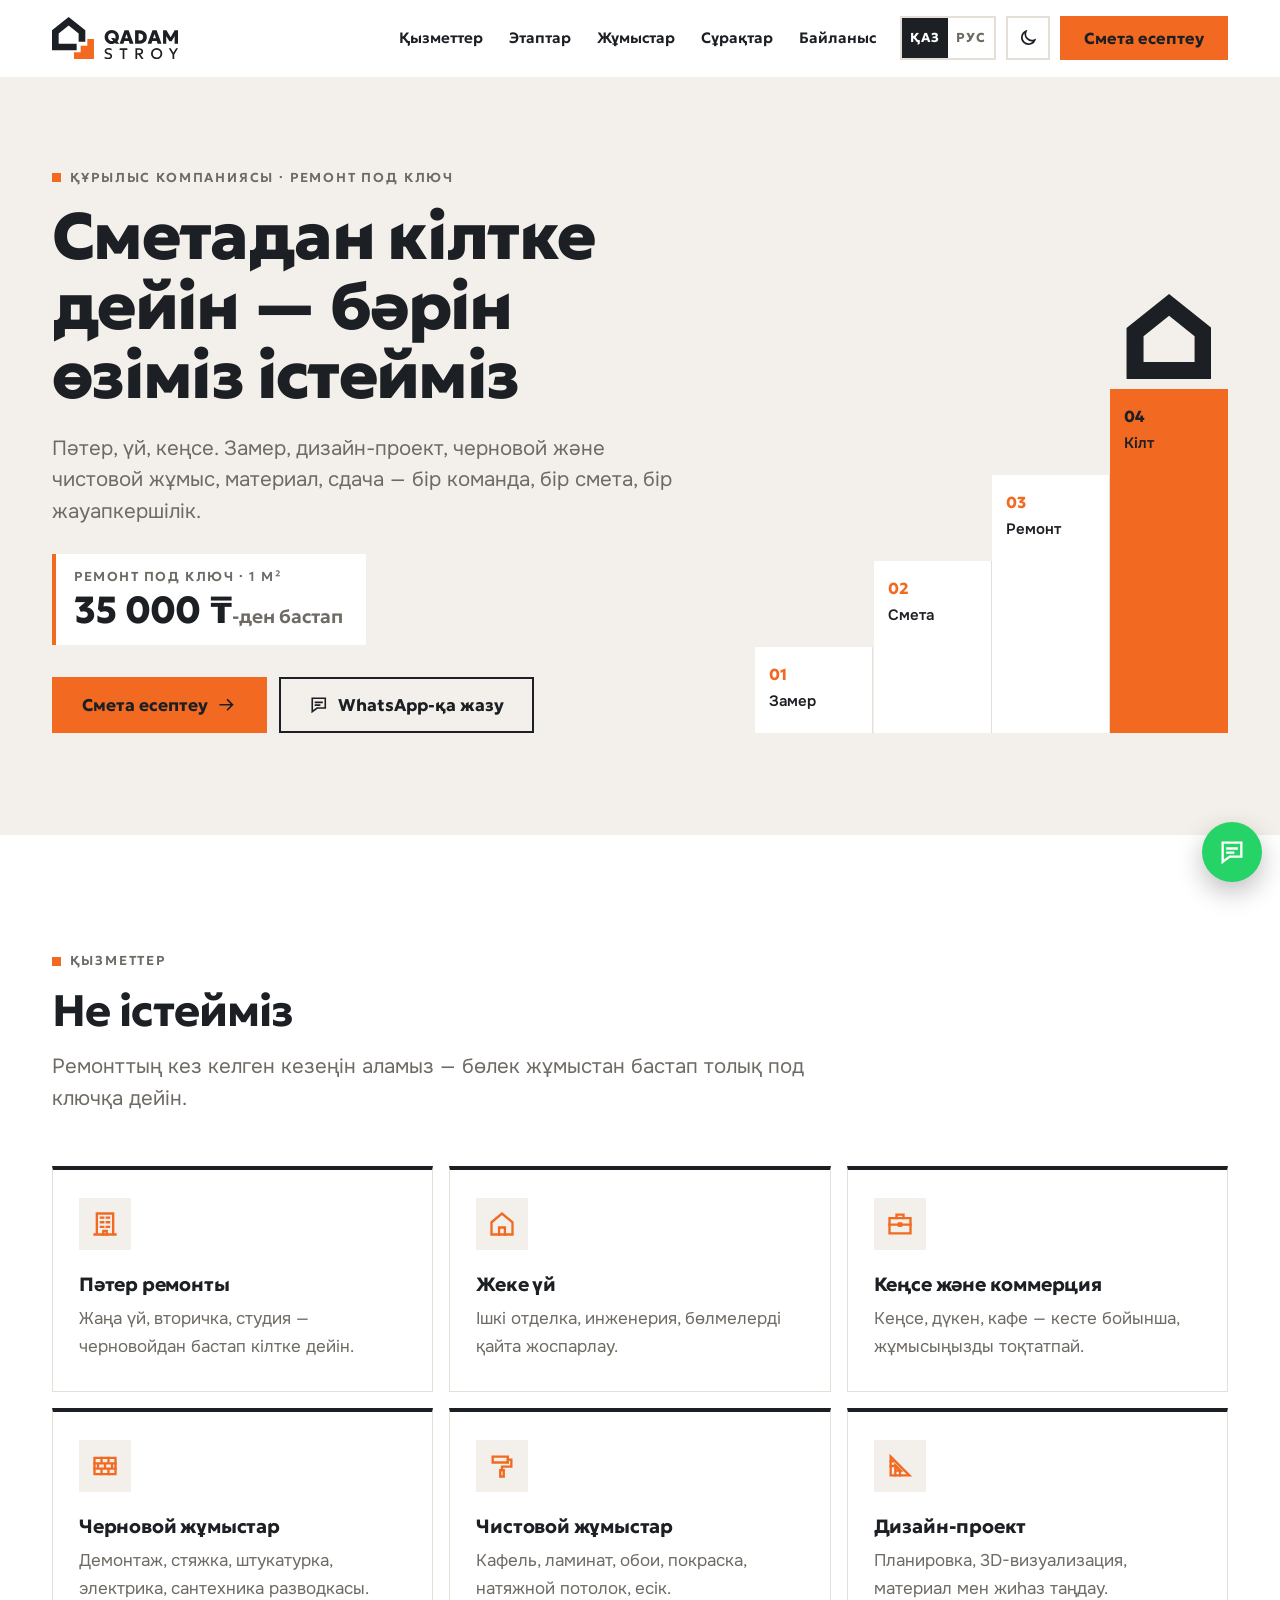
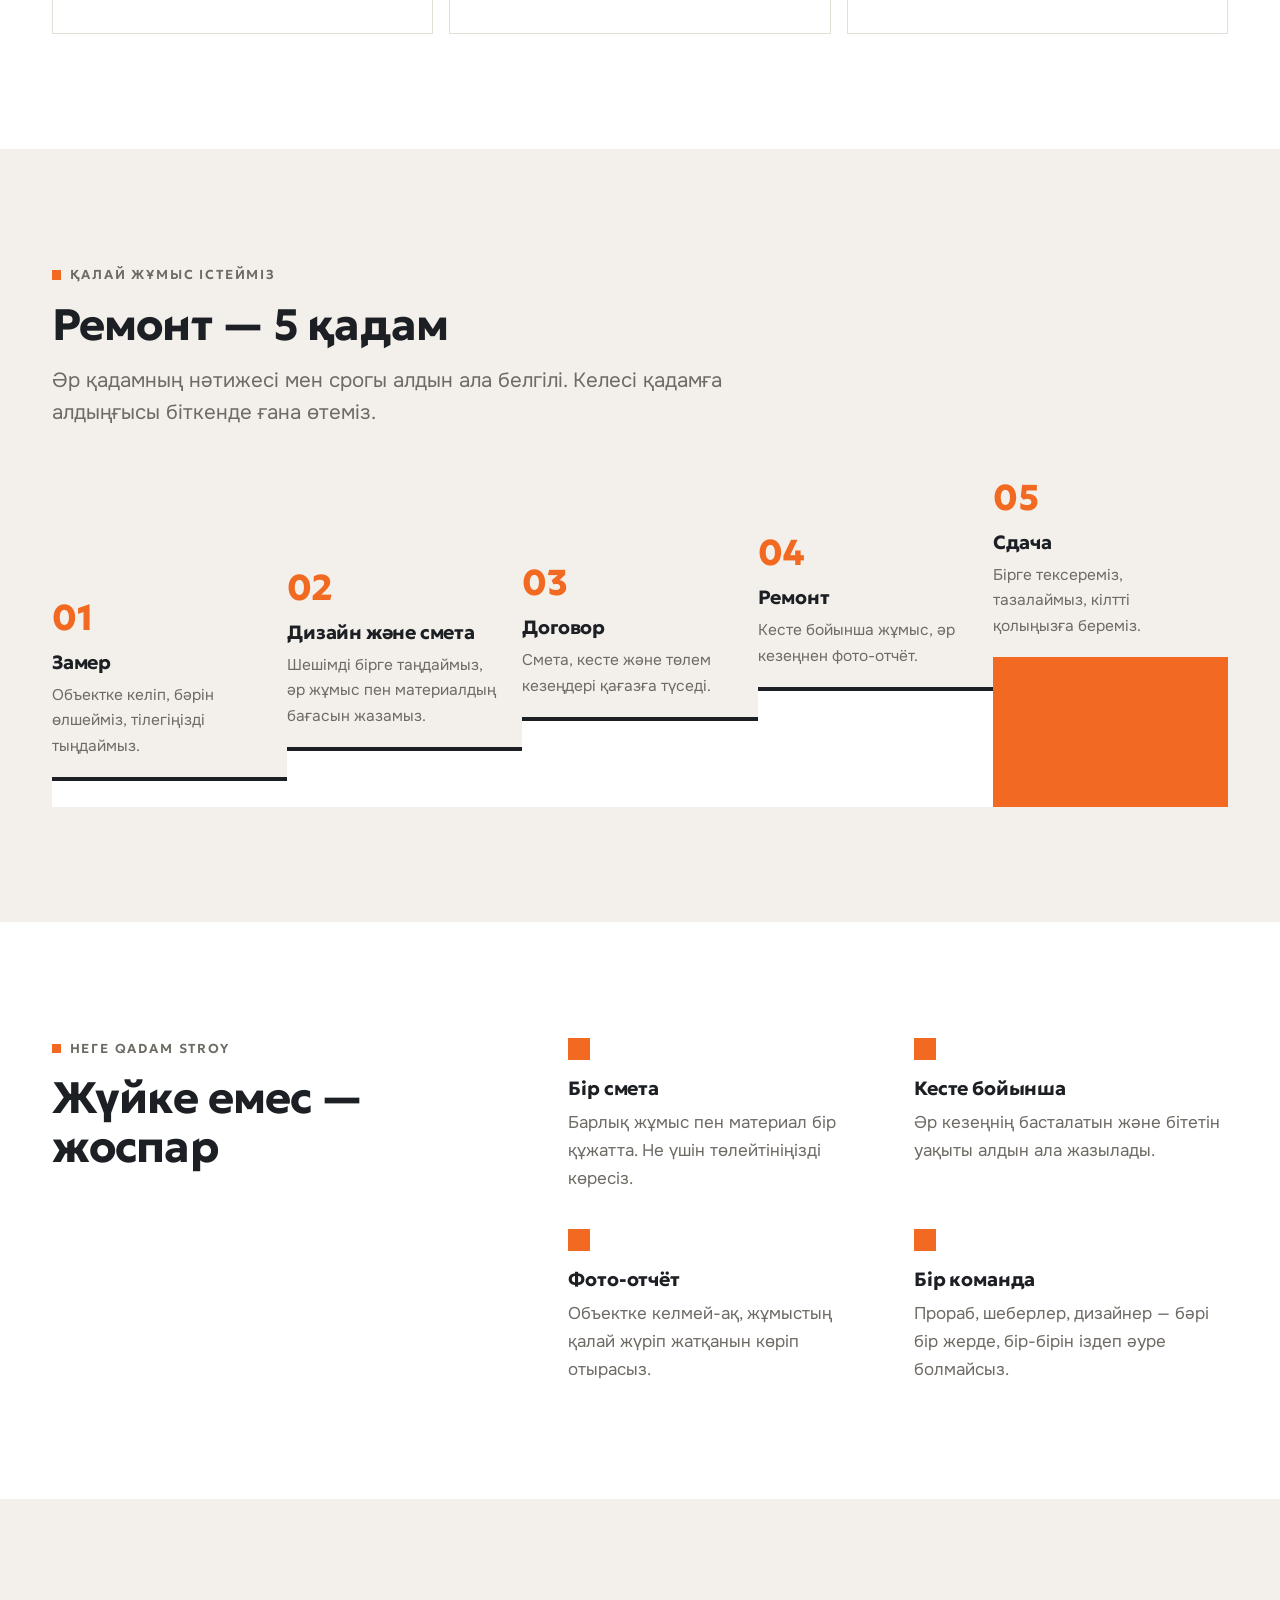
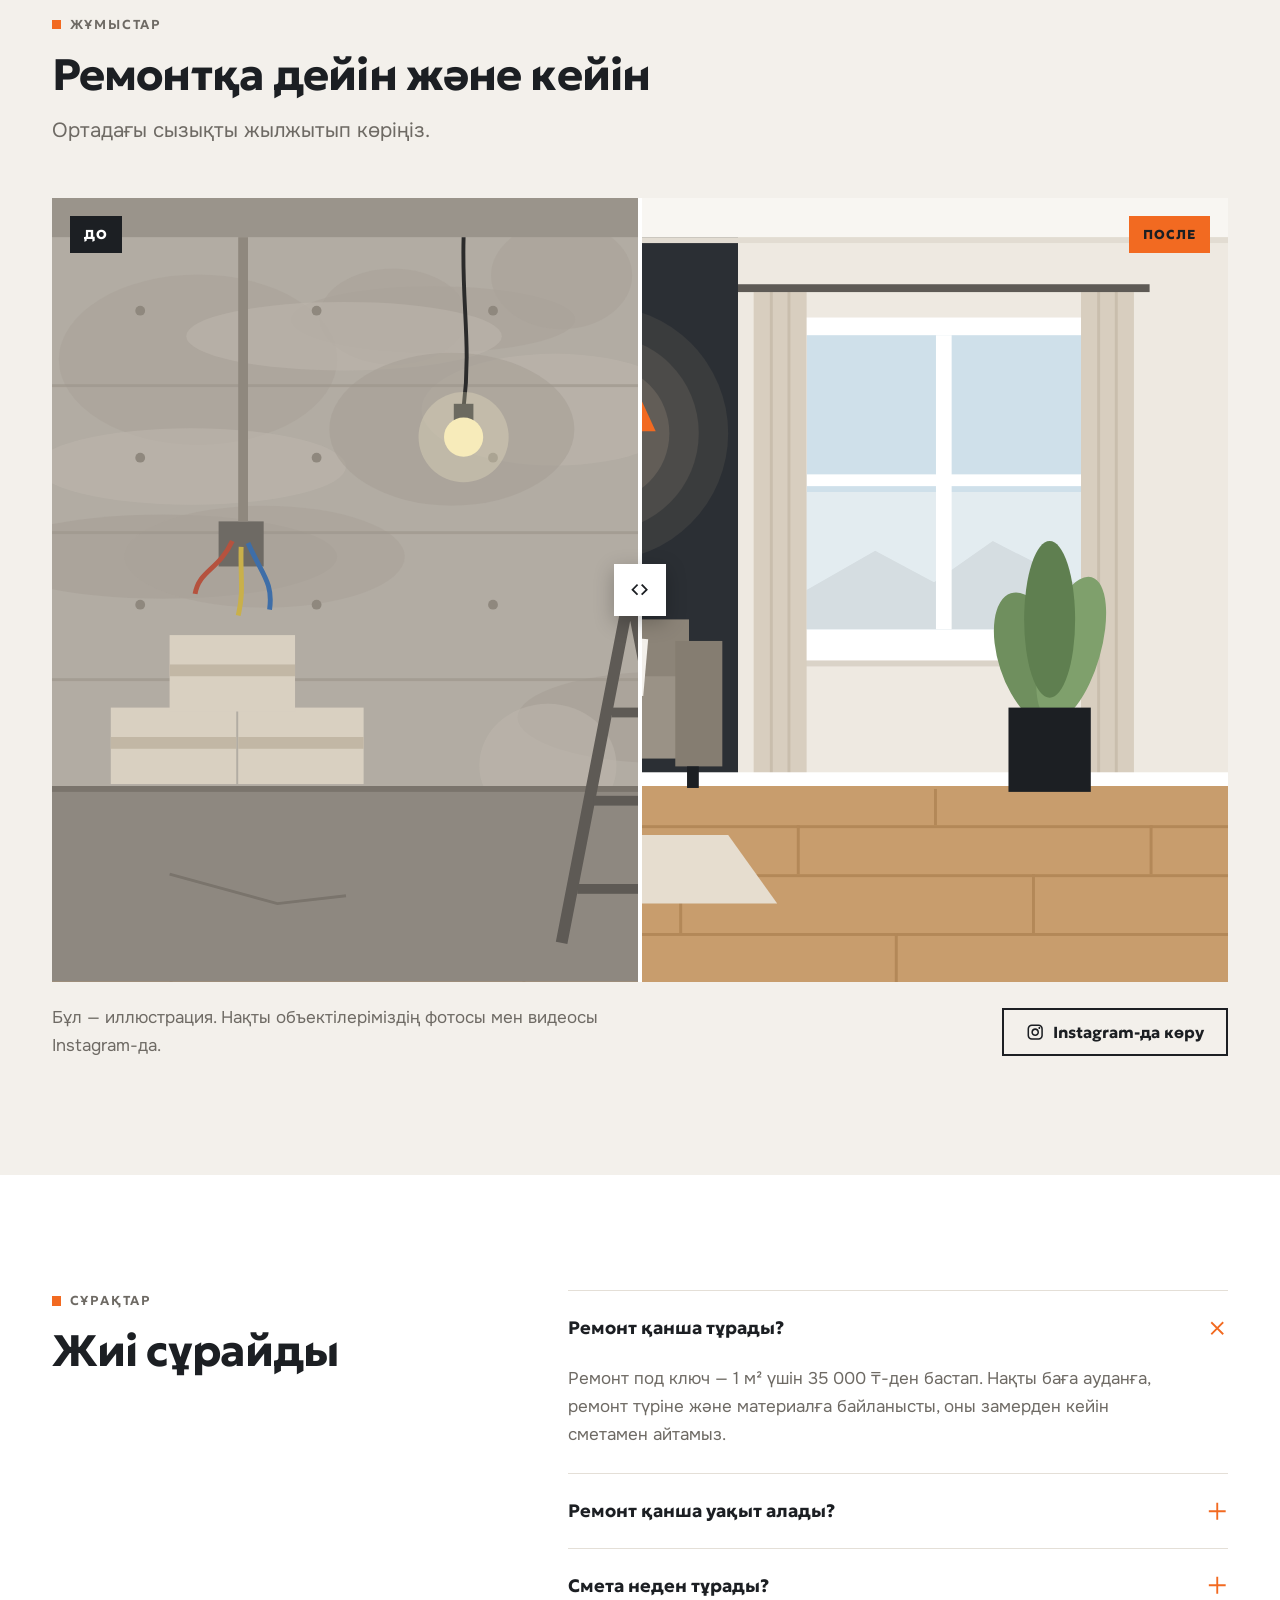
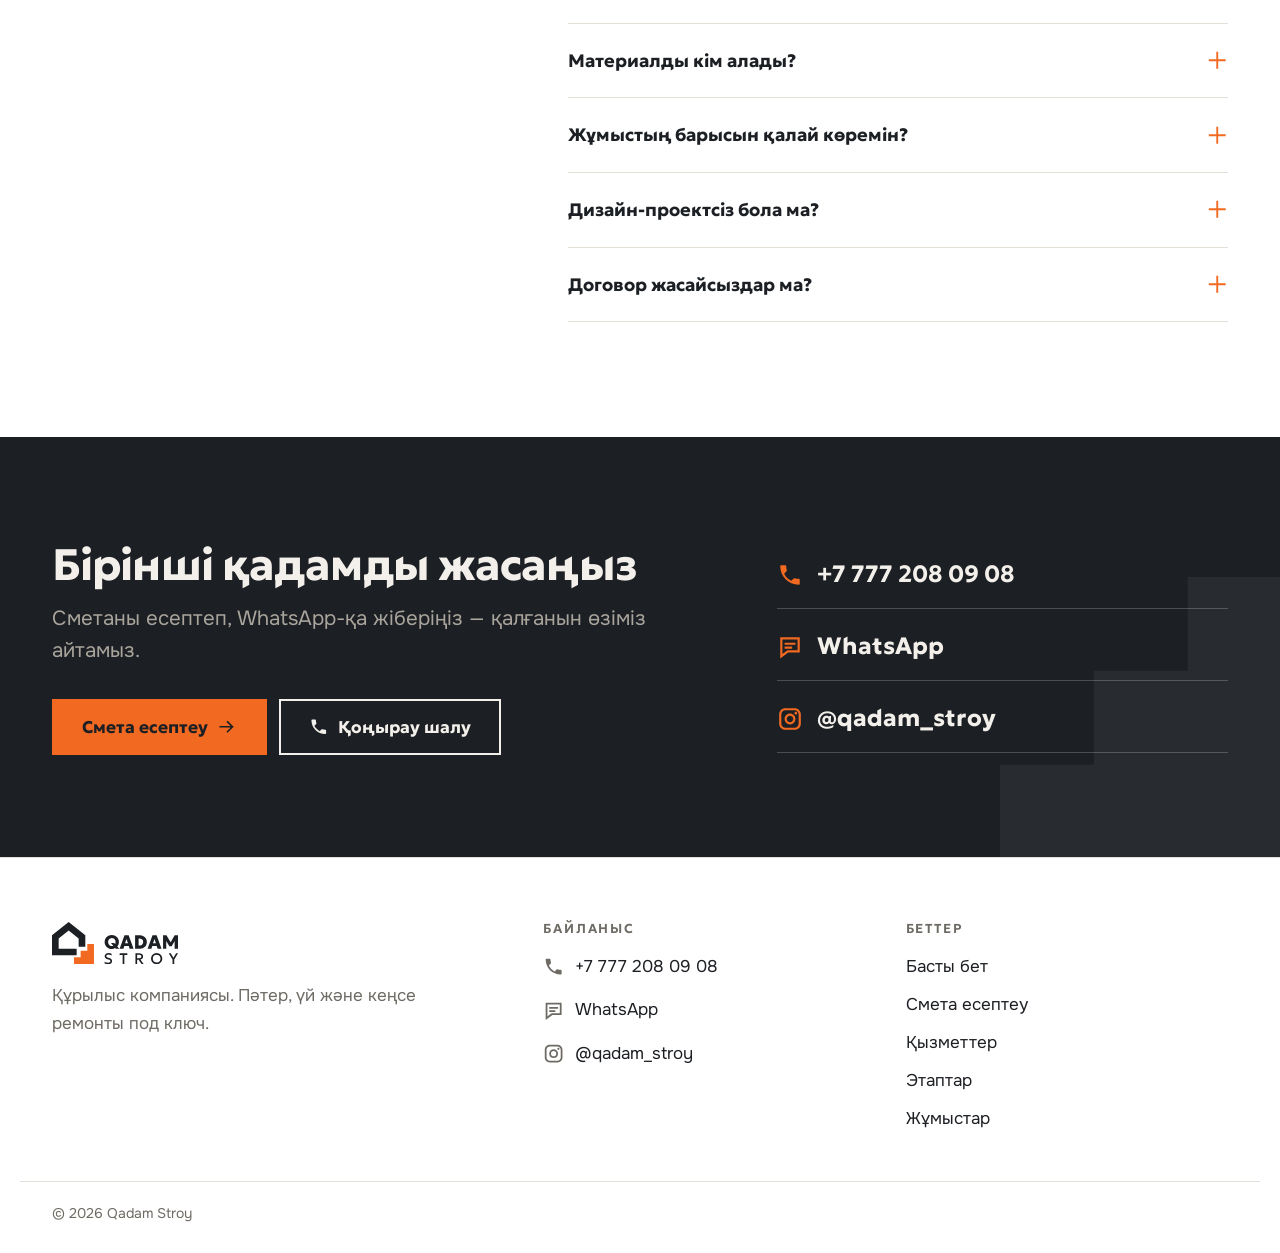
<file: index.html>
<!doctype html>
<html lang="kk" data-theme="light">
<head>
<meta charset="utf-8">
<meta name="viewport" content="width=device-width, initial-scale=1, viewport-fit=cover">
<title>Qadam Stroy — ремонт под ключ | Құрылыс компаниясы</title>
<meta name="description" content="Пәтер, үй және кеңсе ремонты под ключ — 1 м² үшін 35 000 ₸-ден бастап. Замер, дизайн-проект, смета, черновой және чистовой жұмыс, сдача.">
<script>
  /* тақырыпты бет сызылмай тұрып қоямыз — жыпылықтамау үшін */
  (function () {
    var t = null;
    try { t = localStorage.getItem("qs-theme"); } catch (e) {}
    if (t !== "light" && t !== "dark") {
      t = window.matchMedia && matchMedia("(prefers-color-scheme: dark)").matches ? "dark" : "light";
    }
    document.documentElement.setAttribute("data-theme", t);
    document.documentElement.classList.add("js");
  })();
</script>
<meta name="theme-color" content="#FFFFFF" id="theme-color">
<meta name="color-scheme" content="light dark">
<link rel="canonical" href="https://nuuurzat.github.io/qadam-stroy/">
<link rel="alternate" hreflang="kk" href="https://nuuurzat.github.io/qadam-stroy/">
<link rel="alternate" hreflang="ru" href="https://nuuurzat.github.io/qadam-stroy/ru/">
<link rel="alternate" hreflang="x-default" href="https://nuuurzat.github.io/qadam-stroy/"><meta property="og:type" content="website">
<meta property="og:title" content="Qadam Stroy — ремонт под ключ | Құрылыс компаниясы">
<meta property="og:description" content="Пәтер, үй және кеңсе ремонты под ключ — 1 м² үшін 35 000 ₸-ден бастап. Замер, дизайн-проект, смета, черновой және чистовой жұмыс, сдача.">
<meta property="og:image" content="https://nuuurzat.github.io/qadam-stroy/assets/img/og-kk.png">
<meta property="og:locale" content="kk_KZ">
<link rel="icon" href="assets/favicon/favicon.svg" type="image/svg+xml">
<link rel="icon" href="assets/favicon/favicon-32.png" sizes="32x32">
<link rel="apple-touch-icon" href="assets/favicon/apple-touch-icon.png">
<link rel="preload" href="assets/fonts/Geologica.woff2" as="font" type="font/woff2" crossorigin>
<link rel="preload" href="assets/fonts/Onest.woff2" as="font" type="font/woff2" crossorigin>
<link rel="stylesheet" href="assets/css/site.css?v=221b194b">
<script type="application/ld+json">{"@context": "https://schema.org", "@type": "HomeAndConstructionBusiness", "name": "Qadam Stroy", "description": "Пәтер, үй және кеңсе ремонты под ключ — 1 м² үшін 35 000 ₸-ден бастап. Замер, дизайн-проект, смета, черновой және чистовой жұмыс, сдача.", "telephone": "+77772080908", "sameAs": ["https://www.instagram.com/qadam_stroy/"], "priceRange": "35 000 ₸/м²-ден", "url": "https://nuuurzat.github.io/qadam-stroy/", "image": "https://nuuurzat.github.io/qadam-stroy/assets/img/og-kk.png"}</script>
</head>
<body class="page-index">
<svg xmlns="http://www.w3.org/2000/svg" style="display:none" aria-hidden="true"><symbol id="i-apartment" viewBox="0 0 24 24" fill="none" stroke="currentColor" stroke-width="2" stroke-linecap="square" stroke-linejoin="miter"><path d="M5 21V3h14v18M3 21h18"/><path d="M8.5 6.5h2M13.5 6.5h2M8.5 10.5h2M13.5 10.5h2M8.5 14.5h2M13.5 14.5h2M10.5 21v-3h3v3"/></symbol><symbol id="i-house" viewBox="0 0 24 24" fill="none" stroke="currentColor" stroke-width="2" stroke-linecap="square" stroke-linejoin="miter"><path d="M3 10.5 12 3l9 7.5V21H3z"/><path d="M9.5 21v-6h5v6"/></symbol><symbol id="i-office" viewBox="0 0 24 24" fill="none" stroke="currentColor" stroke-width="2" stroke-linecap="square" stroke-linejoin="miter"><path d="M3 7h18v13H3z"/><path d="M9 7V4h6v3M3 12.5h18"/><path d="M11 11.5h2v2h-2z"/></symbol><symbol id="i-shop" viewBox="0 0 24 24" fill="none" stroke="currentColor" stroke-width="2" stroke-linecap="square" stroke-linejoin="miter"><path d="M3.5 9 5.5 4h13l2 5"/><path d="M3 9h18v2.5a3 3 0 0 1-6 0 3 3 0 0 1-6 0 3 3 0 0 1-6 0z"/><path d="M5 14v7h14v-7M10 21v-5h4v5"/></symbol><symbol id="i-wall" viewBox="0 0 24 24" fill="none" stroke="currentColor" stroke-width="2" stroke-linecap="square" stroke-linejoin="miter"><path d="M3 5h18v14H3z"/><path d="M3 9.7h18M3 14.3h18M9 5v4.7M15 5v4.7M6 9.7v4.6M12 9.7v4.6M18 9.7v4.6M9 14.3V19M15 14.3V19"/></symbol><symbol id="i-roller" viewBox="0 0 24 24" fill="none" stroke="currentColor" stroke-width="2" stroke-linecap="square" stroke-linejoin="miter"><path d="M4 4h13v5H4z"/><path d="M17 6.5h3v6h-8v3"/><path d="M10.5 15.5h3V21h-3z"/></symbol><symbol id="i-ruler" viewBox="0 0 24 24" fill="none" stroke="currentColor" stroke-width="2" stroke-linecap="square" stroke-linejoin="miter"><path d="M4 20V4l16 16z"/><path d="M8 16v-4.5l4.5 4.5zM4 8h2M4 12h2M8 20v-2M12 20v-2"/></symbol><symbol id="i-sun" viewBox="0 0 24 24" fill="none" stroke="currentColor" stroke-width="2" stroke-linecap="square" stroke-linejoin="miter"><circle cx="12" cy="12" r="4"/><path d="M12 2v2.5M12 19.5V22M2 12h2.5M19.5 12H22M4.9 4.9l1.8 1.8M17.3 17.3l1.8 1.8M4.9 19.1l1.8-1.8M17.3 6.7l1.8-1.8"/></symbol><symbol id="i-moon" viewBox="0 0 24 24" fill="none" stroke="currentColor" stroke-width="2" stroke-linecap="square" stroke-linejoin="miter"><path d="M20 14.5A8 8 0 0 1 9.5 4a8 8 0 1 0 10.5 10.5z"/></symbol><symbol id="i-menu" viewBox="0 0 24 24" fill="none" stroke="currentColor" stroke-width="2" stroke-linecap="square" stroke-linejoin="miter"><path d="M3 6h18M3 12h18M3 18h18"/></symbol><symbol id="i-close" viewBox="0 0 24 24" fill="none" stroke="currentColor" stroke-width="2" stroke-linecap="square" stroke-linejoin="miter"><path d="M5 5l14 14M19 5 5 19"/></symbol><symbol id="i-arrow" viewBox="0 0 24 24" fill="none" stroke="currentColor" stroke-width="2" stroke-linecap="square" stroke-linejoin="miter"><path d="M4 12h15M13 6l6 6-6 6"/></symbol><symbol id="i-arrow-left" viewBox="0 0 24 24" fill="none" stroke="currentColor" stroke-width="2" stroke-linecap="square" stroke-linejoin="miter"><path d="M20 12H5M11 6l-6 6 6 6"/></symbol><symbol id="i-check" viewBox="0 0 24 24" fill="none" stroke="currentColor" stroke-width="2" stroke-linecap="square" stroke-linejoin="miter"><path d="M4 12.5 9.5 18 20 6.5"/></symbol><symbol id="i-chat" viewBox="0 0 24 24" fill="none" stroke="currentColor" stroke-width="2" stroke-linecap="square" stroke-linejoin="miter"><path d="M4 4h16v12H10l-6 4.5z"/><path d="M8 9h8M8 12.5h5"/></symbol><symbol id="i-plus" viewBox="0 0 24 24" fill="none" stroke="currentColor" stroke-width="2" stroke-linecap="square" stroke-linejoin="miter"><path d="M12 4v16M4 12h16"/></symbol><symbol id="i-drag" viewBox="0 0 24 24" fill="none" stroke="currentColor" stroke-width="2" stroke-linecap="square" stroke-linejoin="miter"><path d="M9 7 4 12l5 5M15 7l5 5-5 5"/></symbol><symbol id="i-phone" viewBox="0 0 24 24"><path fill="currentColor" d="M6.6200 10.7900C8.0600 13.6200 10.3800 15.9300 13.2100 17.3800L15.4100 15.1800C15.6800 14.9100 16.0800 14.8200 16.4300 14.9400C17.5500 15.3100 18.7600 15.5100 20.0000 15.5100C20.5500 15.5100 21.0000 15.9600 21.0000 16.5100L21.0000 20.0000C21.0000 20.5500 20.5500 21.0000 20.0000 21.0000C10.6100 21.0000 3.0000 13.3900 3.0000 4.0000C3.0000 3.4500 3.4500 3.0000 4.0000 3.0000L7.5000 3.0000C8.0500 3.0000 8.5000 3.4500 8.5000 4.0000C8.5000 5.2500 8.7000 6.4500 9.0700 7.5700C9.1800 7.9200 9.1000 8.3100 8.8200 8.5900L6.6200 10.7900Z"/></symbol><symbol id="i-instagram" viewBox="0 0 24 24"><path fill="currentColor" d="M7.6000 2.0000L16.4000 2.0000C19.4929 2.0000 22.0000 4.5071 22.0000 7.6000L22.0000 16.4000C22.0000 19.4929 19.4929 22.0000 16.4000 22.0000L7.6000 22.0000C4.5071 22.0000 2.0000 19.4929 2.0000 16.4000L2.0000 7.6000C2.0000 4.5071 4.5071 2.0000 7.6000 2.0000ZM7.7000 4.0000C5.6565 4.0000 4.0000 5.6565 4.0000 7.7000L4.0000 16.3000C4.0000 18.3435 5.6565 20.0000 7.7000 20.0000L16.3000 20.0000C18.3435 20.0000 20.0000 18.3435 20.0000 16.3000L20.0000 7.7000C20.0000 5.6565 18.3435 4.0000 16.3000 4.0000L7.7000 4.0000ZM17.0000 12.0000C17.0000 14.7615 14.7615 17.0000 12.0000 17.0000C9.2385 17.0000 7.0000 14.7615 7.0000 12.0000C7.0000 9.2385 9.2385 7.0000 12.0000 7.0000C14.7615 7.0000 17.0000 9.2385 17.0000 12.0000ZM15.0000 12.0000C15.0000 10.3431 13.6569 9.0000 12.0000 9.0000C10.3431 9.0000 9.0000 10.3431 9.0000 12.0000C9.0000 13.6569 10.3431 15.0000 12.0000 15.0000C13.6569 15.0000 15.0000 13.6569 15.0000 12.0000ZM18.6500 6.6000C18.6500 7.2904 18.0904 7.8500 17.4000 7.8500C16.7096 7.8500 16.1500 7.2904 16.1500 6.6000C16.1500 5.9096 16.7096 5.3500 17.4000 5.3500C18.0904 5.3500 18.6500 5.9096 18.6500 6.6000Z"/></symbol></svg>
<a class="skip" href="#main">Мазмұнға өту</a>

<header class="hdr" id="top">
  <div class="wrap hdr-in">
    <a class="logo" href="index.html" aria-label="Qadam Stroy — Басты бет"><svg viewBox="0 0 378.26 126.00" width="378" height="126" aria-hidden="true" focusable="false"><path class="lg-h" transform="translate(0.000,0.000)" d="M100.000 74.000 L100.000 40.000 L50.000 0.000 L0.000 40.000 L0.000 100.000 L74.000 100.000 L74.000 80.000 L20.000 80.000 L20.000 49.612 L50.000 25.612 L80.000 49.612 L80.000 74.000Z"/><path class="lg-s" transform="translate(0.000,0.000)" d="M66.000 126.000 L66.000 106.000 L86.000 106.000 L86.000 86.000 L106.000 86.000 L106.000 66.000 L126.000 66.000 L126.000 126.000Z"/><path class="lg-t" transform="translate(155.914,80.000)" d="M35.436 0.000L33.896 -1.757Q31.471 -0.518 28.757 0.170Q26.043 0.857 23.118 0.857Q18.718 0.857 14.895 -0.691Q11.071 -2.239 8.195 -5.043Q5.318 -7.846 3.696 -11.659Q2.075 -15.471 2.075 -20.000Q2.075 -24.457 3.684 -28.257Q5.293 -32.057 8.195 -34.886Q11.096 -37.714 15.007 -39.286Q18.918 -40.857 23.518 -40.857Q28.014 -40.857 31.898 -39.295Q35.782 -37.732 38.723 -34.938Q41.664 -32.143 43.312 -28.382Q44.961 -24.621 44.961 -20.200Q44.961 -16.250 43.661 -12.786Q42.361 -9.321 40.061 -6.643L46.111 0.000L35.436 0.000ZM23.518 -7.943Q24.643 -7.943 25.777 -8.177Q26.911 -8.411 27.932 -8.864L21.079 -16.889L30.682 -16.886L33.404 -13.800Q34.121 -15.064 34.527 -16.620Q34.932 -18.175 34.932 -20.000Q34.932 -23.564 33.416 -26.186Q31.900 -28.807 29.309 -30.232Q26.718 -31.657 23.518 -31.657Q21.118 -31.657 19.100 -30.837Q17.082 -30.018 15.611 -28.502Q14.139 -26.986 13.321 -24.830Q12.504 -22.675 12.504 -20.000Q12.504 -16.436 13.920 -13.714Q15.336 -10.993 17.827 -9.468Q20.318 -7.943 23.518 -7.943ZM47.025 0.000L61.789 -40.000L74.146 -40.000L88.946 0.000L77.082 0.000L74.561 -7.621L61.068 -7.621L58.575 0.000L47.025 0.000ZM63.368 -16.357L72.204 -16.357L67.804 -28.986L63.368 -16.357ZM93.539 0.000L93.539 -40.000L107.654 -40.000Q113.964 -40.000 118.720 -37.466Q123.475 -34.932 126.118 -30.429Q128.761 -25.925 128.761 -19.993Q128.761 -15.529 127.254 -11.846Q125.746 -8.164 122.954 -5.518Q120.161 -2.871 116.286 -1.436Q112.411 0.000 107.654 0.000L93.539 0.000ZM104.054 -9.786L107.268 -9.786Q109.607 -9.786 111.518 -10.423Q113.429 -11.061 114.827 -12.352Q116.225 -13.643 116.979 -15.555Q117.732 -17.468 117.732 -19.993Q117.732 -23.382 116.414 -25.659Q115.096 -27.936 112.736 -29.075Q110.375 -30.214 107.268 -30.214L104.054 -30.214L104.054 -9.786ZM130.996 0.000L145.761 -40.000L158.118 -40.000L172.918 0.000L161.054 0.000L158.532 -7.621L145.039 -7.621L142.546 0.000L130.996 0.000ZM147.339 -16.357L156.175 -16.357L151.775 -28.986L147.339 -16.357ZM177.511 0.000L177.511 -40.000L187.618 -40.000L202.446 -15.214L198.246 -15.164L212.268 -40.000L222.354 -40.000L222.354 0.000L212.189 0.000L212.389 -26.686L214.232 -26.007L203.375 -7.164L196.496 -7.164L185.132 -26.007L186.939 -26.686L187.139 0.000L177.511 0.000Z"/><path class="lg-t" transform="translate(154.251,126.000)" d="M14.300 0.686Q11.434 0.686 8.663 0.096Q5.891 -0.494 3.746 -1.646L3.746 -6.737Q5.006 -5.826 6.701 -5.151Q8.397 -4.477 10.316 -4.107Q12.234 -3.737 14.157 -3.737Q17.286 -3.737 19.210 -4.927Q21.134 -6.117 21.134 -8.406Q21.134 -10.129 19.907 -11.347Q18.680 -12.566 15.437 -13.509L12.146 -14.463Q7.911 -15.666 5.926 -17.870Q3.940 -20.074 3.940 -23.269Q3.940 -25.383 4.796 -27.107Q5.651 -28.831 7.224 -30.080Q8.797 -31.329 10.961 -31.999Q13.126 -32.669 15.729 -32.669Q18.337 -32.669 20.606 -32.129Q22.874 -31.589 24.609 -30.626L24.609 -25.589Q23.500 -26.383 22.004 -26.990Q20.509 -27.597 18.801 -27.936Q17.094 -28.274 15.346 -28.274Q13.406 -28.274 11.936 -27.717Q10.466 -27.160 9.646 -26.104Q8.826 -25.049 8.826 -23.537Q8.826 -22.437 9.346 -21.594Q9.866 -20.751 11.101 -20.066Q12.337 -19.380 14.483 -18.754L17.957 -17.726Q22.100 -16.500 24.077 -14.379Q26.054 -12.257 26.054 -8.914Q26.054 -6.066 24.666 -3.900Q23.277 -1.734 20.644 -0.524Q18.011 0.686 14.300 0.686ZM57.833 0.000L57.833 -27.303L48.319 -27.303L49.347 -32.000L71.970 -32.000L71.970 -27.303L62.970 -27.303L62.970 0.000L57.833 0.000ZM96.263 0.000L96.263 -32.000L108.354 -32.000Q111.674 -32.000 114.117 -30.849Q116.560 -29.697 117.889 -27.569Q119.217 -25.440 119.217 -22.520Q119.217 -20.131 118.201 -18.307Q117.186 -16.483 115.364 -15.307Q113.543 -14.131 111.126 -13.703L120.777 0.000L114.583 0.000L105.737 -12.903L101.383 -12.903L101.383 0.000L96.263 0.000ZM101.383 -17.171L107.509 -17.171Q110.606 -17.171 112.334 -18.493Q114.063 -19.814 114.063 -22.280Q114.063 -24.826 112.513 -26.236Q110.963 -27.646 107.869 -27.646L101.383 -27.646L101.383 -17.171ZM159.916 0.686Q156.310 0.686 153.234 -0.583Q150.159 -1.851 147.881 -4.114Q145.604 -6.377 144.343 -9.417Q143.081 -12.457 143.081 -16.000Q143.081 -19.566 144.343 -22.606Q145.604 -25.646 147.881 -27.909Q150.159 -30.171 153.234 -31.429Q156.310 -32.686 159.916 -32.686Q163.507 -32.686 166.571 -31.406Q169.636 -30.126 171.920 -27.840Q174.204 -25.554 175.477 -22.526Q176.750 -19.497 176.750 -16.000Q176.750 -12.457 175.477 -9.417Q174.204 -6.377 171.920 -4.114Q169.636 -1.851 166.571 -0.583Q163.507 0.686 159.916 0.686ZM159.916 -4.154Q162.341 -4.154 164.431 -4.993Q166.521 -5.831 168.084 -7.390Q169.647 -8.949 170.524 -11.134Q171.401 -13.320 171.401 -16.000Q171.401 -19.583 169.877 -22.246Q168.353 -24.909 165.750 -26.377Q163.147 -27.846 159.916 -27.846Q157.490 -27.846 155.400 -27.007Q153.310 -26.169 151.747 -24.610Q150.184 -23.051 149.307 -20.873Q148.430 -18.694 148.430 -16.000Q148.430 -12.417 149.954 -9.754Q151.479 -7.091 154.081 -5.623Q156.684 -4.154 159.916 -4.154ZM207.569 0.000L207.569 -13.817L196.271 -32.000L202.129 -32.000L210.254 -18.754L218.306 -32.000L224.003 -32.000L212.706 -13.783L212.706 0.000L207.569 0.000Z"/></svg></a>
    <nav class="nav" id="nav" aria-label="Мәзір">
      <ul>
<li><a href="#services">Қызметтер</a></li><li><a href="#steps">Этаптар</a></li><li><a href="#works">Жұмыстар</a></li><li><a href="#faq">Сұрақтар</a></li><li><a href="#contacts">Байланыс</a></li>      </ul>
      <div class="nav-contacts">
        <a href="tel:+77772080908"><svg class="i"><use href="#i-phone"/></svg>+7 777 208 09 08</a>
        <a href="https://wa.me/77772080908" target="_blank" rel="noopener"><svg class="i"><use href="#i-chat"/></svg>WhatsApp</a>
        <a href="https://www.instagram.com/qadam_stroy/" target="_blank" rel="noopener"><svg class="i"><use href="#i-instagram"/></svg>@qadam_stroy</a>
      </div>
    </nav>
    <div class="tools">
      <div class="lang" role="group" aria-label="Тіл">
<a href="index.html" hreflang="kk" lang="kk" aria-current="true">ҚАЗ</a><a href="ru/index.html" hreflang="ru" lang="ru">РУС</a>      </div>
      <button class="theme-btn" type="button" aria-label="Тақырыпты ауыстыру" title="Тақырыпты ауыстыру"
              data-light="Жарық" data-dark="Қараңғы">
        <svg class="i i-moon"><use href="#i-moon"/></svg><svg class="i i-sun"><use href="#i-sun"/></svg>
      </button>
      <a class="btn btn-primary hdr-cta" href="smeta.html">Смета есептеу</a>
      <button class="burger" type="button" aria-expanded="false" aria-controls="nav"
              aria-label="Мәзір" data-open="Мәзір" data-close="Жабу">
        <svg class="i i-menu"><use href="#i-menu"/></svg><svg class="i i-close"><use href="#i-close"/></svg>
      </button>
    </div>
  </div>
</header>

<main id="main">
<section class="hero">
  <div class="wrap hero-grid">
    <div class="hero-text">
      <p class="eyebrow">Құрылыс компаниясы · ремонт под ключ</p>
      <h1>Сметадан кілтке дейін — бәрін өзіміз істейміз</h1>
      <p class="lead">Пәтер, үй, кеңсе. Замер, дизайн-проект, черновой және чистовой жұмыс, материал, сдача — бір команда, бір смета, бір жауапкершілік.</p>
      <p class="price"><span class="price-l">Ремонт под ключ · 1 м²</span>
        <span class="price-v">35 000 ₸<small>-ден бастап</small></span></p>
      <div class="actions">
        <a class="btn btn-primary btn-lg" href="smeta.html">Смета есептеу<svg class="i"><use href="#i-arrow"/></svg></a>
        <a class="btn btn-ghost btn-lg" href="https://wa.me/77772080908" target="_blank" rel="noopener"><svg class="i"><use href="#i-chat"/></svg>WhatsApp-қа жазу</a>
      </div>
    </div>
    <div class="stairs" role="img" aria-label="Төрт баспалдақ: замер, смета, ремонт, кілт — ең жоғарғы баспалдақта үй">
      <div class="st" style="--i:1"><span class="st-n">01</span><span class="st-l">Замер</span></div>
      <div class="st" style="--i:2"><span class="st-n">02</span><span class="st-l">Смета</span></div>
      <div class="st" style="--i:3"><span class="st-n">03</span><span class="st-l">Ремонт</span></div>
      <div class="st" style="--i:4"><span class="st-n">04</span><span class="st-l">Кілт</span></div>
      <svg class="st-house" viewBox="0 0 100 100" aria-hidden="true"><path d="M0 40 L50 0 L100 40 V100 H0 Z M20 49.6 V80 H80 V49.6 L50 25.6 Z"/></svg>
    </div>
  </div>
</section>

<section class="sec" id="services">
  <div class="wrap">
    <div class="sec-head rv">
      <p class="eyebrow">Қызметтер</p>
      <h2>Не істейміз</h2>
      <p class="lead">Ремонттың кез келген кезеңін аламыз — бөлек жұмыстан бастап толық под ключқа дейін.</p>
    </div>
    <ul class="cards">
      <li class="card rv" style="--d:0">
        <span class="card-ic"><svg class="i"><use href="#i-apartment"/></svg></span>
        <h3>Пәтер ремонты</h3>
        <p>Жаңа үй, вторичка, студия — черновойдан бастап кілтке дейін.</p>
      </li>
      <li class="card rv" style="--d:1">
        <span class="card-ic"><svg class="i"><use href="#i-house"/></svg></span>
        <h3>Жеке үй</h3>
        <p>Ішкі отделка, инженерия, бөлмелерді қайта жоспарлау.</p>
      </li>
      <li class="card rv" style="--d:2">
        <span class="card-ic"><svg class="i"><use href="#i-office"/></svg></span>
        <h3>Кеңсе және коммерция</h3>
        <p>Кеңсе, дүкен, кафе — кесте бойынша, жұмысыңызды тоқтатпай.</p>
      </li>
      <li class="card rv" style="--d:3">
        <span class="card-ic"><svg class="i"><use href="#i-wall"/></svg></span>
        <h3>Черновой жұмыстар</h3>
        <p>Демонтаж, стяжка, штукатурка, электрика, сантехника разводкасы.</p>
      </li>
      <li class="card rv" style="--d:4">
        <span class="card-ic"><svg class="i"><use href="#i-roller"/></svg></span>
        <h3>Чистовой жұмыстар</h3>
        <p>Кафель, ламинат, обои, покраска, натяжной потолок, есік.</p>
      </li>
      <li class="card rv" style="--d:5">
        <span class="card-ic"><svg class="i"><use href="#i-ruler"/></svg></span>
        <h3>Дизайн-проект</h3>
        <p>Планировка, 3D-визуализация, материал мен жиһаз таңдау.</p>
      </li>
    </ul>
  </div>
</section>

<section class="sec sec-alt" id="steps">
  <div class="wrap">
    <div class="sec-head rv">
      <p class="eyebrow">Қалай жұмыс істейміз</p>
      <h2>Ремонт — 5 қадам</h2>
      <p class="lead">Әр қадамның нәтижесі мен срогы алдын ала белгілі. Келесі қадамға алдыңғысы біткенде ғана өтеміз.</p>
    </div>
    <ol class="ladder">
      <li class="rung rv" style="--i:1;--d:0">
        <div class="rung-body">
          <span class="rung-n">01</span>
          <h3>Замер</h3>
          <p>Объектке келіп, бәрін өлшейміз, тілегіңізді тыңдаймыз.</p>
        </div>
        <span class="rung-riser" aria-hidden="true"></span>
      </li>
      <li class="rung rv" style="--i:2;--d:1">
        <div class="rung-body">
          <span class="rung-n">02</span>
          <h3>Дизайн және смета</h3>
          <p>Шешімді бірге таңдаймыз, әр жұмыс пен материалдың бағасын жазамыз.</p>
        </div>
        <span class="rung-riser" aria-hidden="true"></span>
      </li>
      <li class="rung rv" style="--i:3;--d:2">
        <div class="rung-body">
          <span class="rung-n">03</span>
          <h3>Договор</h3>
          <p>Смета, кесте және төлем кезеңдері қағазға түседі.</p>
        </div>
        <span class="rung-riser" aria-hidden="true"></span>
      </li>
      <li class="rung rv" style="--i:4;--d:3">
        <div class="rung-body">
          <span class="rung-n">04</span>
          <h3>Ремонт</h3>
          <p>Кесте бойынша жұмыс, әр кезеңнен фото-отчёт.</p>
        </div>
        <span class="rung-riser" aria-hidden="true"></span>
      </li>
      <li class="rung rv" style="--i:5;--d:4">
        <div class="rung-body">
          <span class="rung-n">05</span>
          <h3>Сдача</h3>
          <p>Бірге тексереміз, тазалаймыз, кілтті қолыңызға береміз.</p>
        </div>
        <span class="rung-riser" aria-hidden="true"></span>
      </li>
    </ol>
  </div>
</section>

<section class="sec" id="why">
  <div class="wrap why-grid">
    <div class="sec-head rv">
      <p class="eyebrow">Неге Qadam Stroy</p>
      <h2>Жүйке емес — жоспар</h2>
    </div>
    <ul class="why">
      <li class="rv" style="--d:0"><span class="sq" aria-hidden="true"></span><h3>Бір смета</h3><p>Барлық жұмыс пен материал бір құжатта. Не үшін төлейтініңізді көресіз.</p></li>
      <li class="rv" style="--d:1"><span class="sq" aria-hidden="true"></span><h3>Кесте бойынша</h3><p>Әр кезеңнің басталатын және бітетін уақыты алдын ала жазылады.</p></li>
      <li class="rv" style="--d:2"><span class="sq" aria-hidden="true"></span><h3>Фото-отчёт</h3><p>Объектке келмей-ақ, жұмыстың қалай жүріп жатқанын көріп отырасыз.</p></li>
      <li class="rv" style="--d:3"><span class="sq" aria-hidden="true"></span><h3>Бір команда</h3><p>Прораб, шеберлер, дизайнер — бәрі бір жерде, бір-бірін іздеп әуре болмайсыз.</p></li>
    </ul>
  </div>
</section>

<section class="sec sec-alt" id="works">
  <div class="wrap">
    <div class="sec-head rv">
      <p class="eyebrow">Жұмыстар</p>
      <h2>Ремонтқа дейін және кейін</h2>
      <p class="lead">Ортадағы сызықты жылжытып көріңіз.</p>
    </div>
    <figure class="ba rv" style="--pos:50%">
      <img class="ba-img" src="assets/img/after.svg" alt="Ремонттан кейінгі бөлме: боялған қабырға, ламинат, диван, шам" width="1200" height="800" loading="lazy">
      <div class="ba-before">
        <img class="ba-img" src="assets/img/before.svg" alt="Ремонтқа дейінгі бөлме: бетон қабырға, сымдар, құрылыс материалы" width="1200" height="800" loading="lazy">
      </div>
      <span class="ba-tag ba-tag-b">ДО</span>
      <span class="ba-tag ba-tag-a">ПОСЛЕ</span>
      <span class="ba-line" aria-hidden="true"><span class="ba-knob"><svg class="i"><use href="#i-drag"/></svg></span></span>
      <input class="ba-range" type="range" min="0" max="100" value="50" aria-label="ДО және ПОСЛЕ суретін салыстыру">
    </figure>
    <div class="ba-foot rv">
      <p>Бұл — иллюстрация. Нақты объектілеріміздің фотосы мен видеосы Instagram-да.</p>
      <a class="btn btn-ghost" href="https://www.instagram.com/qadam_stroy/" target="_blank" rel="noopener"><svg class="i"><use href="#i-instagram"/></svg>Instagram-да көру</a>
    </div>
  </div>
</section>

<section class="sec" id="faq">
  <div class="wrap faq-grid">
    <div class="sec-head rv">
      <p class="eyebrow">Сұрақтар</p>
      <h2>Жиі сұрайды</h2>
    </div>
    <div class="faq">
      <details class="rv" open>
        <summary><span>Ремонт қанша тұрады?</span><svg class="i"><use href="#i-plus"/></svg></summary>
        <p>Ремонт под ключ — 1 м² үшін 35 000 ₸-ден бастап. Нақты баға ауданға, ремонт түріне және материалға байланысты, оны замерден кейін сметамен айтамыз.</p>
      </details>
      <details class="rv">
        <summary><span>Ремонт қанша уақыт алады?</span><svg class="i"><use href="#i-plus"/></svg></summary>
        <p>Ауданы мен ремонт түріне байланысты. Замерден кейін нақты кесте береміз — әр кезеңнің срогымен.</p>
      </details>
      <details class="rv">
        <summary><span>Смета неден тұрады?</span><svg class="i"><use href="#i-plus"/></svg></summary>
        <p>Әр жұмыс пен әр материал бөлек жолмен жазылады: атауы, көлемі, бағасы. Түсініксіз жол қалмайды.</p>
      </details>
      <details class="rv">
        <summary><span>Материалды кім алады?</span><svg class="i"><use href="#i-plus"/></svg></summary>
        <p>Екі нұсқа да болады: өзіміз таңдап әкелеміз немесе өзіңіз аласыз. Мұны замерде келісеміз.</p>
      </details>
      <details class="rv">
        <summary><span>Жұмыстың барысын қалай көремін?</span><svg class="i"><use href="#i-plus"/></svg></summary>
        <p>Әр кезеңнен фото мен видео жібереміз. Объектке келіп көруге де болады.</p>
      </details>
      <details class="rv">
        <summary><span>Дизайн-проектсіз бола ма?</span><svg class="i"><use href="#i-plus"/></svg></summary>
        <p>Болады. Дайын шешімдерден таңдап, бірден смета жасаймыз.</p>
      </details>
      <details class="rv">
        <summary><span>Договор жасайсыздар ма?</span><svg class="i"><use href="#i-plus"/></svg></summary>
        <p>Иә. Смета, кесте және төлем кезеңдері договорға жазылады.</p>
      </details>
    </div>
  </div>
</section>

<section class="band" id="contacts">
  <div class="wrap band-grid">
    <div>
      <h2>Бірінші қадамды жасаңыз</h2>
      <p class="lead">Сметаны есептеп, WhatsApp-қа жіберіңіз — қалғанын өзіміз айтамыз.</p>
      <div class="actions">
        <a class="btn btn-primary btn-lg" href="smeta.html">Смета есептеу<svg class="i"><use href="#i-arrow"/></svg></a>
        <a class="btn btn-ghost btn-lg" href="tel:+77772080908"><svg class="i"><use href="#i-phone"/></svg>Қоңырау шалу</a>
      </div>
    </div>
    <ul class="band-contacts">
      <li><a href="tel:+77772080908"><svg class="i"><use href="#i-phone"/></svg><span>+7 777 208 09 08</span></a></li>
      <li><a href="https://wa.me/77772080908" target="_blank" rel="noopener"><svg class="i"><use href="#i-chat"/></svg><span>WhatsApp</span></a></li>
      <li><a href="https://www.instagram.com/qadam_stroy/" target="_blank" rel="noopener"><svg class="i"><use href="#i-instagram"/></svg><span>@qadam_stroy</span></a></li>
    </ul>
  </div>
  <svg class="band-steps" viewBox="66 66 60 60" aria-hidden="true"><path d="M66.000 126.000 L66.000 106.000 L86.000 106.000 L86.000 86.000 L106.000 86.000 L106.000 66.000 L126.000 66.000 L126.000 126.000Z"/></svg>
</section>
</main>

<footer class="ftr">
  <div class="wrap ftr-grid">
    <div class="ftr-brand">
      <a class="logo" href="index.html" aria-label="Qadam Stroy"><svg viewBox="0 0 378.26 126.00" width="378" height="126" aria-hidden="true" focusable="false"><path class="lg-h" transform="translate(0.000,0.000)" d="M100.000 74.000 L100.000 40.000 L50.000 0.000 L0.000 40.000 L0.000 100.000 L74.000 100.000 L74.000 80.000 L20.000 80.000 L20.000 49.612 L50.000 25.612 L80.000 49.612 L80.000 74.000Z"/><path class="lg-s" transform="translate(0.000,0.000)" d="M66.000 126.000 L66.000 106.000 L86.000 106.000 L86.000 86.000 L106.000 86.000 L106.000 66.000 L126.000 66.000 L126.000 126.000Z"/><path class="lg-t" transform="translate(155.914,80.000)" d="M35.436 0.000L33.896 -1.757Q31.471 -0.518 28.757 0.170Q26.043 0.857 23.118 0.857Q18.718 0.857 14.895 -0.691Q11.071 -2.239 8.195 -5.043Q5.318 -7.846 3.696 -11.659Q2.075 -15.471 2.075 -20.000Q2.075 -24.457 3.684 -28.257Q5.293 -32.057 8.195 -34.886Q11.096 -37.714 15.007 -39.286Q18.918 -40.857 23.518 -40.857Q28.014 -40.857 31.898 -39.295Q35.782 -37.732 38.723 -34.938Q41.664 -32.143 43.312 -28.382Q44.961 -24.621 44.961 -20.200Q44.961 -16.250 43.661 -12.786Q42.361 -9.321 40.061 -6.643L46.111 0.000L35.436 0.000ZM23.518 -7.943Q24.643 -7.943 25.777 -8.177Q26.911 -8.411 27.932 -8.864L21.079 -16.889L30.682 -16.886L33.404 -13.800Q34.121 -15.064 34.527 -16.620Q34.932 -18.175 34.932 -20.000Q34.932 -23.564 33.416 -26.186Q31.900 -28.807 29.309 -30.232Q26.718 -31.657 23.518 -31.657Q21.118 -31.657 19.100 -30.837Q17.082 -30.018 15.611 -28.502Q14.139 -26.986 13.321 -24.830Q12.504 -22.675 12.504 -20.000Q12.504 -16.436 13.920 -13.714Q15.336 -10.993 17.827 -9.468Q20.318 -7.943 23.518 -7.943ZM47.025 0.000L61.789 -40.000L74.146 -40.000L88.946 0.000L77.082 0.000L74.561 -7.621L61.068 -7.621L58.575 0.000L47.025 0.000ZM63.368 -16.357L72.204 -16.357L67.804 -28.986L63.368 -16.357ZM93.539 0.000L93.539 -40.000L107.654 -40.000Q113.964 -40.000 118.720 -37.466Q123.475 -34.932 126.118 -30.429Q128.761 -25.925 128.761 -19.993Q128.761 -15.529 127.254 -11.846Q125.746 -8.164 122.954 -5.518Q120.161 -2.871 116.286 -1.436Q112.411 0.000 107.654 0.000L93.539 0.000ZM104.054 -9.786L107.268 -9.786Q109.607 -9.786 111.518 -10.423Q113.429 -11.061 114.827 -12.352Q116.225 -13.643 116.979 -15.555Q117.732 -17.468 117.732 -19.993Q117.732 -23.382 116.414 -25.659Q115.096 -27.936 112.736 -29.075Q110.375 -30.214 107.268 -30.214L104.054 -30.214L104.054 -9.786ZM130.996 0.000L145.761 -40.000L158.118 -40.000L172.918 0.000L161.054 0.000L158.532 -7.621L145.039 -7.621L142.546 0.000L130.996 0.000ZM147.339 -16.357L156.175 -16.357L151.775 -28.986L147.339 -16.357ZM177.511 0.000L177.511 -40.000L187.618 -40.000L202.446 -15.214L198.246 -15.164L212.268 -40.000L222.354 -40.000L222.354 0.000L212.189 0.000L212.389 -26.686L214.232 -26.007L203.375 -7.164L196.496 -7.164L185.132 -26.007L186.939 -26.686L187.139 0.000L177.511 0.000Z"/><path class="lg-t" transform="translate(154.251,126.000)" d="M14.300 0.686Q11.434 0.686 8.663 0.096Q5.891 -0.494 3.746 -1.646L3.746 -6.737Q5.006 -5.826 6.701 -5.151Q8.397 -4.477 10.316 -4.107Q12.234 -3.737 14.157 -3.737Q17.286 -3.737 19.210 -4.927Q21.134 -6.117 21.134 -8.406Q21.134 -10.129 19.907 -11.347Q18.680 -12.566 15.437 -13.509L12.146 -14.463Q7.911 -15.666 5.926 -17.870Q3.940 -20.074 3.940 -23.269Q3.940 -25.383 4.796 -27.107Q5.651 -28.831 7.224 -30.080Q8.797 -31.329 10.961 -31.999Q13.126 -32.669 15.729 -32.669Q18.337 -32.669 20.606 -32.129Q22.874 -31.589 24.609 -30.626L24.609 -25.589Q23.500 -26.383 22.004 -26.990Q20.509 -27.597 18.801 -27.936Q17.094 -28.274 15.346 -28.274Q13.406 -28.274 11.936 -27.717Q10.466 -27.160 9.646 -26.104Q8.826 -25.049 8.826 -23.537Q8.826 -22.437 9.346 -21.594Q9.866 -20.751 11.101 -20.066Q12.337 -19.380 14.483 -18.754L17.957 -17.726Q22.100 -16.500 24.077 -14.379Q26.054 -12.257 26.054 -8.914Q26.054 -6.066 24.666 -3.900Q23.277 -1.734 20.644 -0.524Q18.011 0.686 14.300 0.686ZM57.833 0.000L57.833 -27.303L48.319 -27.303L49.347 -32.000L71.970 -32.000L71.970 -27.303L62.970 -27.303L62.970 0.000L57.833 0.000ZM96.263 0.000L96.263 -32.000L108.354 -32.000Q111.674 -32.000 114.117 -30.849Q116.560 -29.697 117.889 -27.569Q119.217 -25.440 119.217 -22.520Q119.217 -20.131 118.201 -18.307Q117.186 -16.483 115.364 -15.307Q113.543 -14.131 111.126 -13.703L120.777 0.000L114.583 0.000L105.737 -12.903L101.383 -12.903L101.383 0.000L96.263 0.000ZM101.383 -17.171L107.509 -17.171Q110.606 -17.171 112.334 -18.493Q114.063 -19.814 114.063 -22.280Q114.063 -24.826 112.513 -26.236Q110.963 -27.646 107.869 -27.646L101.383 -27.646L101.383 -17.171ZM159.916 0.686Q156.310 0.686 153.234 -0.583Q150.159 -1.851 147.881 -4.114Q145.604 -6.377 144.343 -9.417Q143.081 -12.457 143.081 -16.000Q143.081 -19.566 144.343 -22.606Q145.604 -25.646 147.881 -27.909Q150.159 -30.171 153.234 -31.429Q156.310 -32.686 159.916 -32.686Q163.507 -32.686 166.571 -31.406Q169.636 -30.126 171.920 -27.840Q174.204 -25.554 175.477 -22.526Q176.750 -19.497 176.750 -16.000Q176.750 -12.457 175.477 -9.417Q174.204 -6.377 171.920 -4.114Q169.636 -1.851 166.571 -0.583Q163.507 0.686 159.916 0.686ZM159.916 -4.154Q162.341 -4.154 164.431 -4.993Q166.521 -5.831 168.084 -7.390Q169.647 -8.949 170.524 -11.134Q171.401 -13.320 171.401 -16.000Q171.401 -19.583 169.877 -22.246Q168.353 -24.909 165.750 -26.377Q163.147 -27.846 159.916 -27.846Q157.490 -27.846 155.400 -27.007Q153.310 -26.169 151.747 -24.610Q150.184 -23.051 149.307 -20.873Q148.430 -18.694 148.430 -16.000Q148.430 -12.417 149.954 -9.754Q151.479 -7.091 154.081 -5.623Q156.684 -4.154 159.916 -4.154ZM207.569 0.000L207.569 -13.817L196.271 -32.000L202.129 -32.000L210.254 -18.754L218.306 -32.000L224.003 -32.000L212.706 -13.783L212.706 0.000L207.569 0.000Z"/></svg></a>
      <p>Құрылыс компаниясы. Пәтер, үй және кеңсе ремонты под ключ.</p>
    </div>
    <div>
      <h2 class="ftr-h">Байланыс</h2>
      <ul class="ftr-list">
        <li><a href="tel:+77772080908"><svg class="i"><use href="#i-phone"/></svg>+7 777 208 09 08</a></li>
        <li><a href="https://wa.me/77772080908" target="_blank" rel="noopener"><svg class="i"><use href="#i-chat"/></svg>WhatsApp</a></li>
        <li><a href="https://www.instagram.com/qadam_stroy/" target="_blank" rel="noopener"><svg class="i"><use href="#i-instagram"/></svg>@qadam_stroy</a></li>
      </ul>
    </div>
    <div>
      <h2 class="ftr-h">Беттер</h2>
      <ul class="ftr-list">
        <li><a href="index.html">Басты бет</a></li>
        <li><a href="smeta.html">Смета есептеу</a></li>
<li><a href="#services">Қызметтер</a></li><li><a href="#steps">Этаптар</a></li><li><a href="#works">Жұмыстар</a></li>      </ul>
    </div>
  </div>
  <div class="wrap ftr-bottom"><span>© <span data-year>2026</span> Qadam Stroy</span></div>
</footer>

<a class="wa-float" href="https://wa.me/77772080908" target="_blank" rel="noopener" aria-label="WhatsApp-қа жазу">
  <svg class="i"><use href="#i-chat"/></svg>
</a>
<script src="assets/js/site.js?v=221b194b" defer></script>
</body>
</html>
</file>
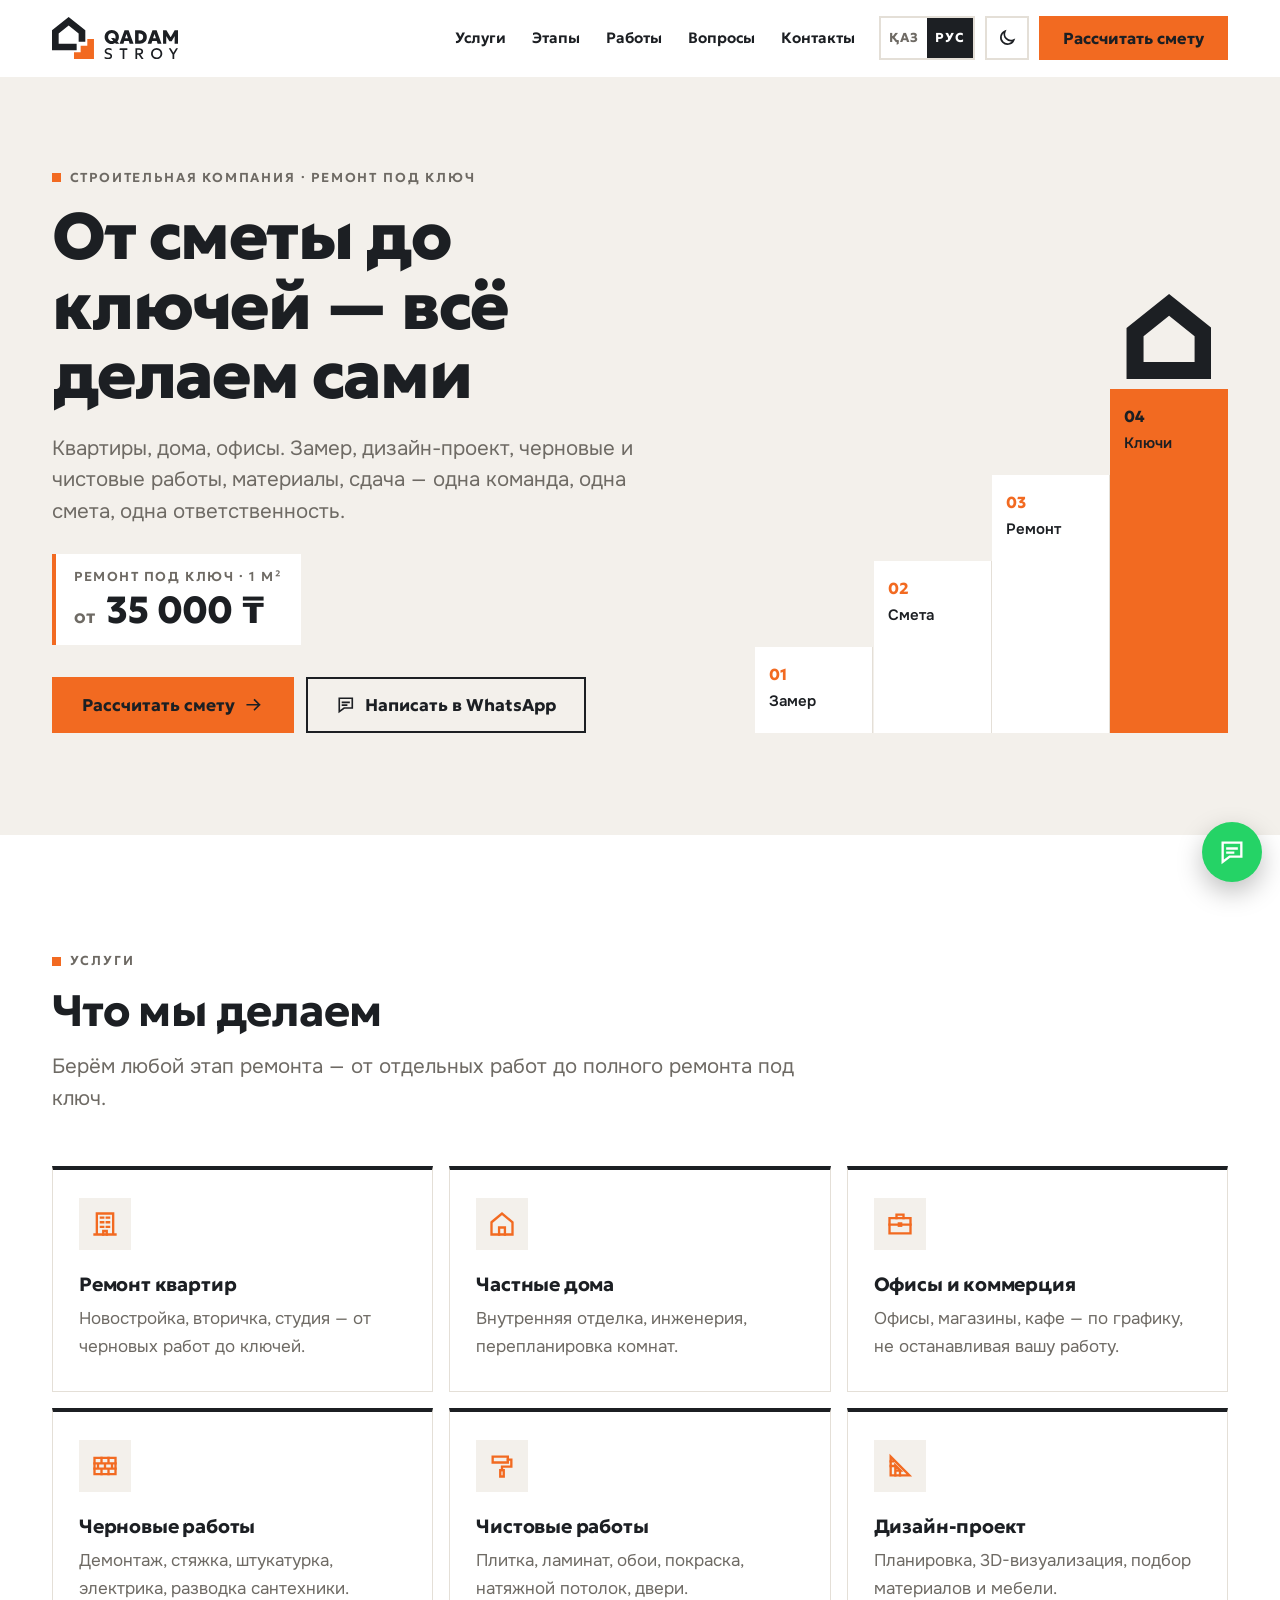
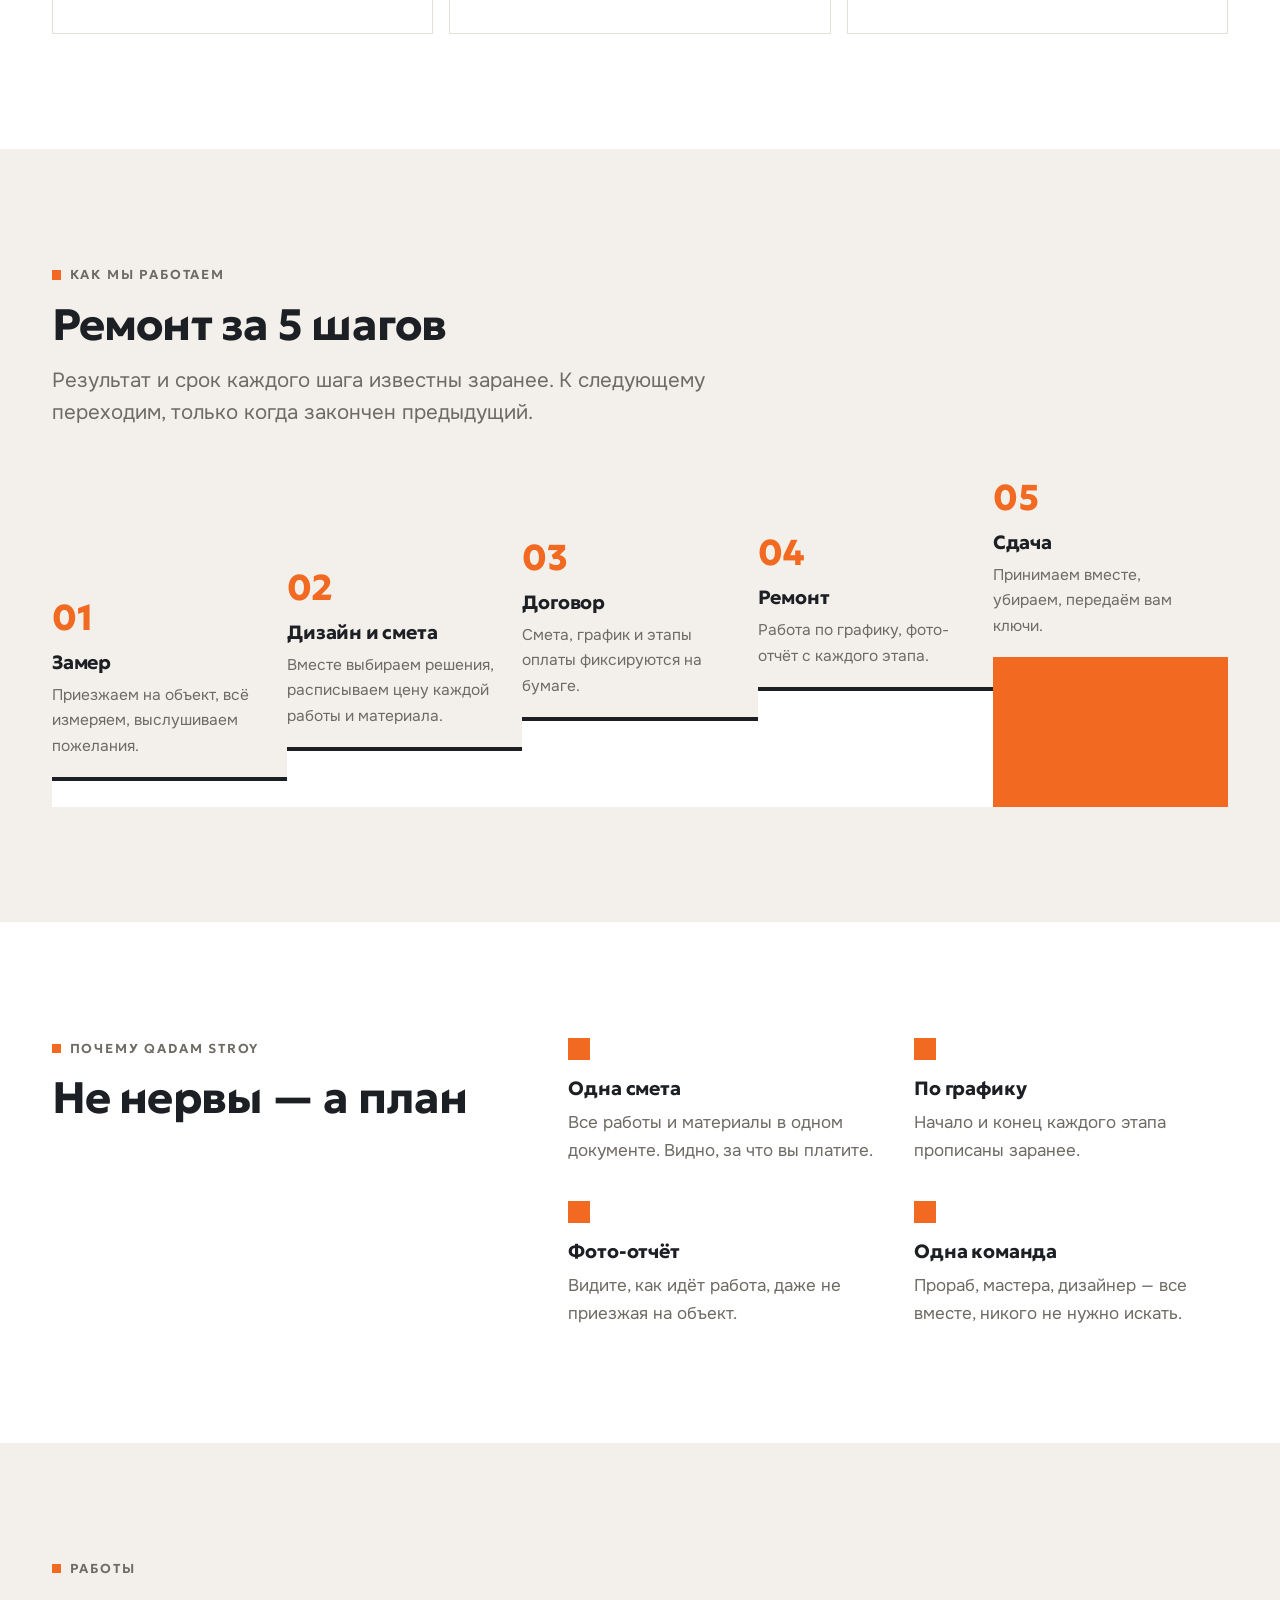
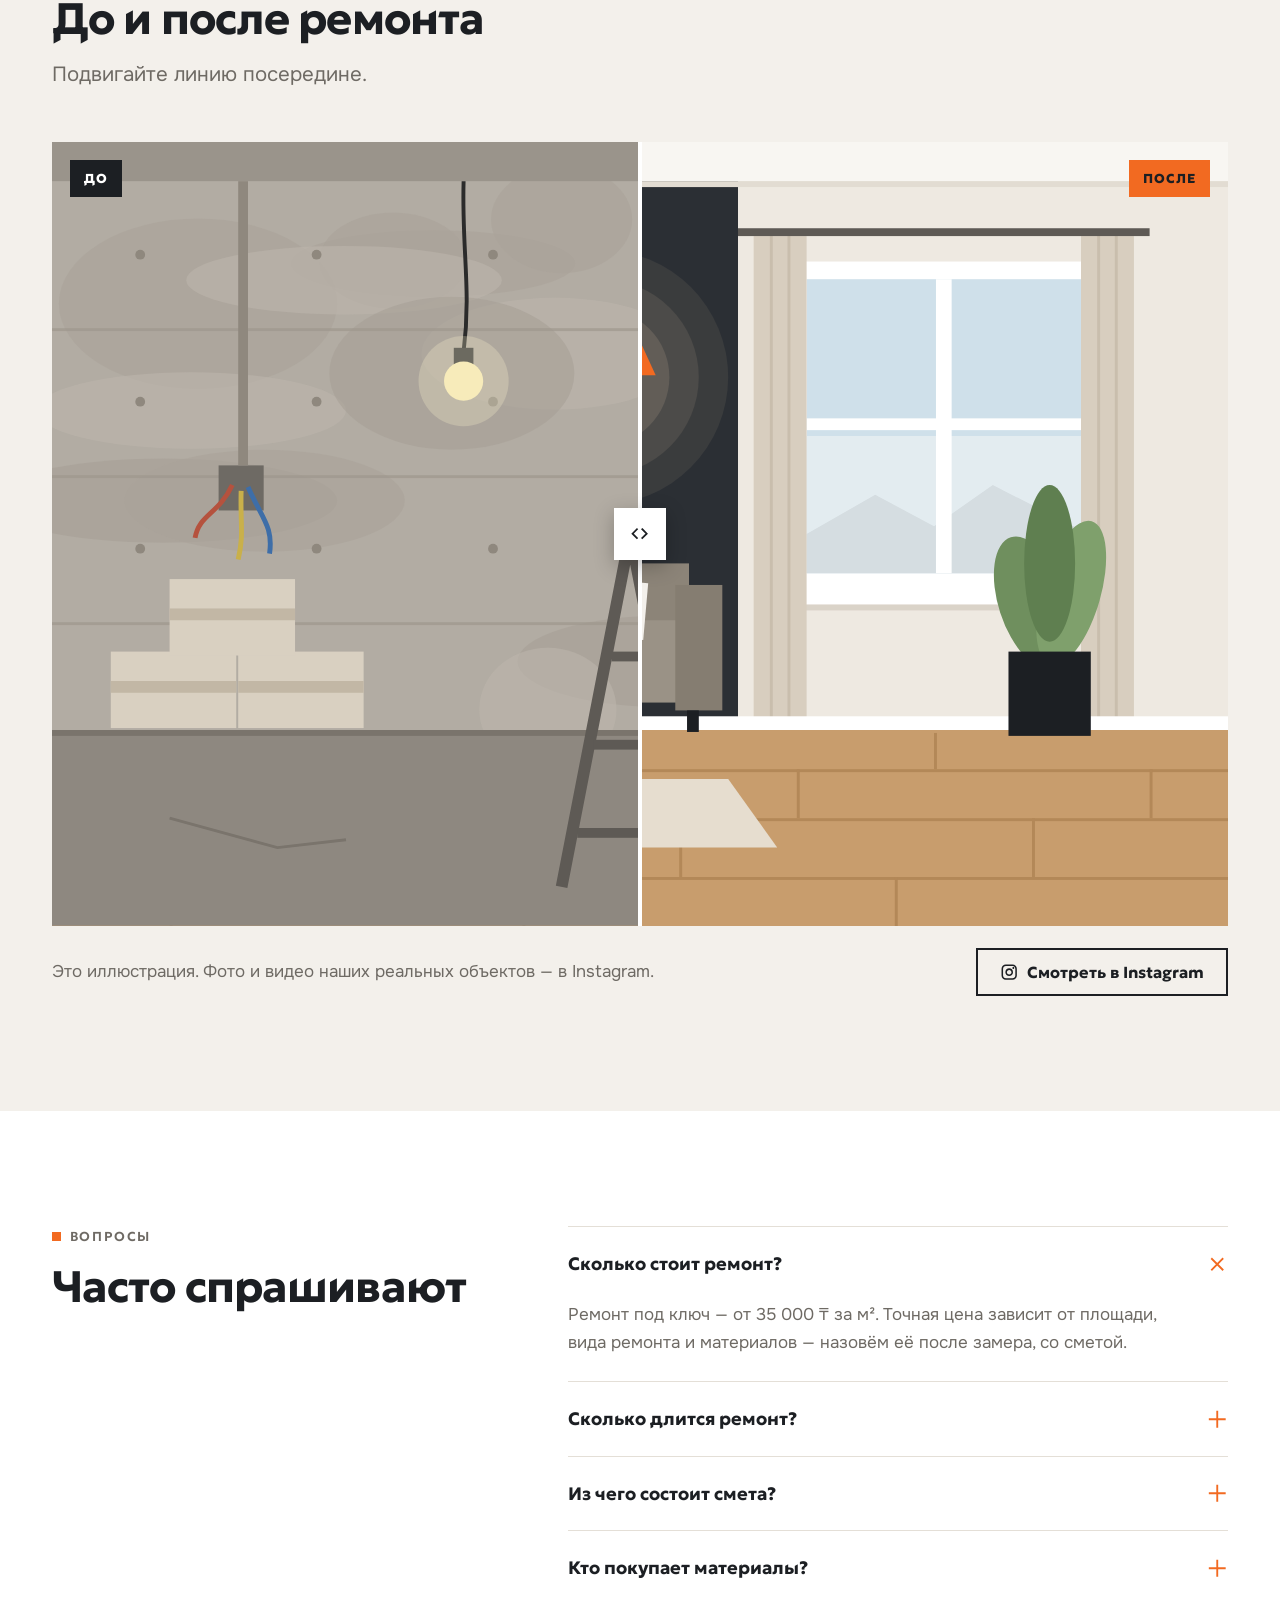
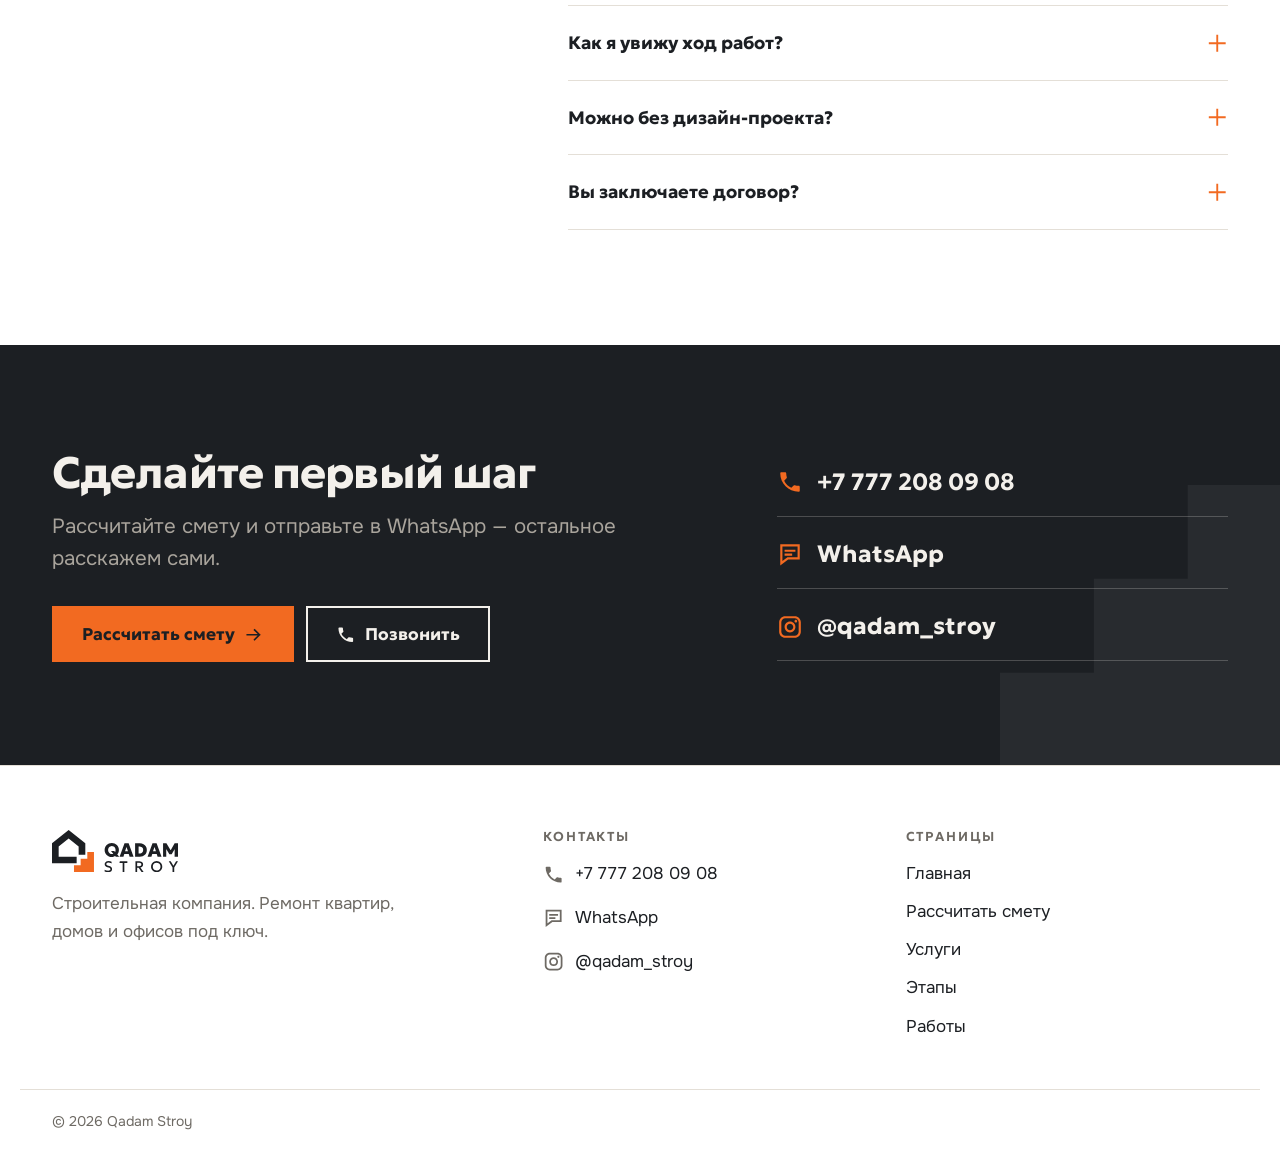
<file: ru/index.html>
<!doctype html>
<html lang="ru" data-theme="light">
<head>
<meta charset="utf-8">
<meta name="viewport" content="width=device-width, initial-scale=1, viewport-fit=cover">
<title>Qadam Stroy — ремонт под ключ | Строительная компания</title>
<meta name="description" content="Ремонт квартир, домов и офисов под ключ от 35 000 ₸/м²: замер, дизайн-проект, смета, черновые и чистовые работы, сдача.">
<script>
  /* тақырыпты бет сызылмай тұрып қоямыз — жыпылықтамау үшін */
  (function () {
    var t = null;
    try { t = localStorage.getItem("qs-theme"); } catch (e) {}
    if (t !== "light" && t !== "dark") {
      t = window.matchMedia && matchMedia("(prefers-color-scheme: dark)").matches ? "dark" : "light";
    }
    document.documentElement.setAttribute("data-theme", t);
    document.documentElement.classList.add("js");
  })();
</script>
<meta name="theme-color" content="#FFFFFF" id="theme-color">
<meta name="color-scheme" content="light dark">
<link rel="canonical" href="https://nuuurzat.github.io/qadam-stroy/ru/">
<link rel="alternate" hreflang="kk" href="https://nuuurzat.github.io/qadam-stroy/">
<link rel="alternate" hreflang="ru" href="https://nuuurzat.github.io/qadam-stroy/ru/">
<link rel="alternate" hreflang="x-default" href="https://nuuurzat.github.io/qadam-stroy/"><meta property="og:type" content="website">
<meta property="og:title" content="Qadam Stroy — ремонт под ключ | Строительная компания">
<meta property="og:description" content="Ремонт квартир, домов и офисов под ключ от 35 000 ₸/м²: замер, дизайн-проект, смета, черновые и чистовые работы, сдача.">
<meta property="og:image" content="https://nuuurzat.github.io/qadam-stroy/assets/img/og-ru.png">
<meta property="og:locale" content="ru_RU">
<link rel="icon" href="../assets/favicon/favicon.svg" type="image/svg+xml">
<link rel="icon" href="../assets/favicon/favicon-32.png" sizes="32x32">
<link rel="apple-touch-icon" href="../assets/favicon/apple-touch-icon.png">
<link rel="preload" href="../assets/fonts/Geologica.woff2" as="font" type="font/woff2" crossorigin>
<link rel="preload" href="../assets/fonts/Onest.woff2" as="font" type="font/woff2" crossorigin>
<link rel="stylesheet" href="../assets/css/site.css?v=221b194b">
<script type="application/ld+json">{"@context": "https://schema.org", "@type": "HomeAndConstructionBusiness", "name": "Qadam Stroy", "description": "Ремонт квартир, домов и офисов под ключ от 35 000 ₸/м²: замер, дизайн-проект, смета, черновые и чистовые работы, сдача.", "telephone": "+77772080908", "sameAs": ["https://www.instagram.com/qadam_stroy/"], "priceRange": "от 35 000 ₸/м²", "url": "https://nuuurzat.github.io/qadam-stroy/", "image": "https://nuuurzat.github.io/qadam-stroy/assets/img/og-ru.png"}</script>
</head>
<body class="page-index">
<svg xmlns="http://www.w3.org/2000/svg" style="display:none" aria-hidden="true"><symbol id="i-apartment" viewBox="0 0 24 24" fill="none" stroke="currentColor" stroke-width="2" stroke-linecap="square" stroke-linejoin="miter"><path d="M5 21V3h14v18M3 21h18"/><path d="M8.5 6.5h2M13.5 6.5h2M8.5 10.5h2M13.5 10.5h2M8.5 14.5h2M13.5 14.5h2M10.5 21v-3h3v3"/></symbol><symbol id="i-house" viewBox="0 0 24 24" fill="none" stroke="currentColor" stroke-width="2" stroke-linecap="square" stroke-linejoin="miter"><path d="M3 10.5 12 3l9 7.5V21H3z"/><path d="M9.5 21v-6h5v6"/></symbol><symbol id="i-office" viewBox="0 0 24 24" fill="none" stroke="currentColor" stroke-width="2" stroke-linecap="square" stroke-linejoin="miter"><path d="M3 7h18v13H3z"/><path d="M9 7V4h6v3M3 12.5h18"/><path d="M11 11.5h2v2h-2z"/></symbol><symbol id="i-shop" viewBox="0 0 24 24" fill="none" stroke="currentColor" stroke-width="2" stroke-linecap="square" stroke-linejoin="miter"><path d="M3.5 9 5.5 4h13l2 5"/><path d="M3 9h18v2.5a3 3 0 0 1-6 0 3 3 0 0 1-6 0 3 3 0 0 1-6 0z"/><path d="M5 14v7h14v-7M10 21v-5h4v5"/></symbol><symbol id="i-wall" viewBox="0 0 24 24" fill="none" stroke="currentColor" stroke-width="2" stroke-linecap="square" stroke-linejoin="miter"><path d="M3 5h18v14H3z"/><path d="M3 9.7h18M3 14.3h18M9 5v4.7M15 5v4.7M6 9.7v4.6M12 9.7v4.6M18 9.7v4.6M9 14.3V19M15 14.3V19"/></symbol><symbol id="i-roller" viewBox="0 0 24 24" fill="none" stroke="currentColor" stroke-width="2" stroke-linecap="square" stroke-linejoin="miter"><path d="M4 4h13v5H4z"/><path d="M17 6.5h3v6h-8v3"/><path d="M10.5 15.5h3V21h-3z"/></symbol><symbol id="i-ruler" viewBox="0 0 24 24" fill="none" stroke="currentColor" stroke-width="2" stroke-linecap="square" stroke-linejoin="miter"><path d="M4 20V4l16 16z"/><path d="M8 16v-4.5l4.5 4.5zM4 8h2M4 12h2M8 20v-2M12 20v-2"/></symbol><symbol id="i-sun" viewBox="0 0 24 24" fill="none" stroke="currentColor" stroke-width="2" stroke-linecap="square" stroke-linejoin="miter"><circle cx="12" cy="12" r="4"/><path d="M12 2v2.5M12 19.5V22M2 12h2.5M19.5 12H22M4.9 4.9l1.8 1.8M17.3 17.3l1.8 1.8M4.9 19.1l1.8-1.8M17.3 6.7l1.8-1.8"/></symbol><symbol id="i-moon" viewBox="0 0 24 24" fill="none" stroke="currentColor" stroke-width="2" stroke-linecap="square" stroke-linejoin="miter"><path d="M20 14.5A8 8 0 0 1 9.5 4a8 8 0 1 0 10.5 10.5z"/></symbol><symbol id="i-menu" viewBox="0 0 24 24" fill="none" stroke="currentColor" stroke-width="2" stroke-linecap="square" stroke-linejoin="miter"><path d="M3 6h18M3 12h18M3 18h18"/></symbol><symbol id="i-close" viewBox="0 0 24 24" fill="none" stroke="currentColor" stroke-width="2" stroke-linecap="square" stroke-linejoin="miter"><path d="M5 5l14 14M19 5 5 19"/></symbol><symbol id="i-arrow" viewBox="0 0 24 24" fill="none" stroke="currentColor" stroke-width="2" stroke-linecap="square" stroke-linejoin="miter"><path d="M4 12h15M13 6l6 6-6 6"/></symbol><symbol id="i-arrow-left" viewBox="0 0 24 24" fill="none" stroke="currentColor" stroke-width="2" stroke-linecap="square" stroke-linejoin="miter"><path d="M20 12H5M11 6l-6 6 6 6"/></symbol><symbol id="i-check" viewBox="0 0 24 24" fill="none" stroke="currentColor" stroke-width="2" stroke-linecap="square" stroke-linejoin="miter"><path d="M4 12.5 9.5 18 20 6.5"/></symbol><symbol id="i-chat" viewBox="0 0 24 24" fill="none" stroke="currentColor" stroke-width="2" stroke-linecap="square" stroke-linejoin="miter"><path d="M4 4h16v12H10l-6 4.5z"/><path d="M8 9h8M8 12.5h5"/></symbol><symbol id="i-plus" viewBox="0 0 24 24" fill="none" stroke="currentColor" stroke-width="2" stroke-linecap="square" stroke-linejoin="miter"><path d="M12 4v16M4 12h16"/></symbol><symbol id="i-drag" viewBox="0 0 24 24" fill="none" stroke="currentColor" stroke-width="2" stroke-linecap="square" stroke-linejoin="miter"><path d="M9 7 4 12l5 5M15 7l5 5-5 5"/></symbol><symbol id="i-phone" viewBox="0 0 24 24"><path fill="currentColor" d="M6.6200 10.7900C8.0600 13.6200 10.3800 15.9300 13.2100 17.3800L15.4100 15.1800C15.6800 14.9100 16.0800 14.8200 16.4300 14.9400C17.5500 15.3100 18.7600 15.5100 20.0000 15.5100C20.5500 15.5100 21.0000 15.9600 21.0000 16.5100L21.0000 20.0000C21.0000 20.5500 20.5500 21.0000 20.0000 21.0000C10.6100 21.0000 3.0000 13.3900 3.0000 4.0000C3.0000 3.4500 3.4500 3.0000 4.0000 3.0000L7.5000 3.0000C8.0500 3.0000 8.5000 3.4500 8.5000 4.0000C8.5000 5.2500 8.7000 6.4500 9.0700 7.5700C9.1800 7.9200 9.1000 8.3100 8.8200 8.5900L6.6200 10.7900Z"/></symbol><symbol id="i-instagram" viewBox="0 0 24 24"><path fill="currentColor" d="M7.6000 2.0000L16.4000 2.0000C19.4929 2.0000 22.0000 4.5071 22.0000 7.6000L22.0000 16.4000C22.0000 19.4929 19.4929 22.0000 16.4000 22.0000L7.6000 22.0000C4.5071 22.0000 2.0000 19.4929 2.0000 16.4000L2.0000 7.6000C2.0000 4.5071 4.5071 2.0000 7.6000 2.0000ZM7.7000 4.0000C5.6565 4.0000 4.0000 5.6565 4.0000 7.7000L4.0000 16.3000C4.0000 18.3435 5.6565 20.0000 7.7000 20.0000L16.3000 20.0000C18.3435 20.0000 20.0000 18.3435 20.0000 16.3000L20.0000 7.7000C20.0000 5.6565 18.3435 4.0000 16.3000 4.0000L7.7000 4.0000ZM17.0000 12.0000C17.0000 14.7615 14.7615 17.0000 12.0000 17.0000C9.2385 17.0000 7.0000 14.7615 7.0000 12.0000C7.0000 9.2385 9.2385 7.0000 12.0000 7.0000C14.7615 7.0000 17.0000 9.2385 17.0000 12.0000ZM15.0000 12.0000C15.0000 10.3431 13.6569 9.0000 12.0000 9.0000C10.3431 9.0000 9.0000 10.3431 9.0000 12.0000C9.0000 13.6569 10.3431 15.0000 12.0000 15.0000C13.6569 15.0000 15.0000 13.6569 15.0000 12.0000ZM18.6500 6.6000C18.6500 7.2904 18.0904 7.8500 17.4000 7.8500C16.7096 7.8500 16.1500 7.2904 16.1500 6.6000C16.1500 5.9096 16.7096 5.3500 17.4000 5.3500C18.0904 5.3500 18.6500 5.9096 18.6500 6.6000Z"/></symbol></svg>
<a class="skip" href="#main">Перейти к содержанию</a>

<header class="hdr" id="top">
  <div class="wrap hdr-in">
    <a class="logo" href="index.html" aria-label="Qadam Stroy — Главная"><svg viewBox="0 0 378.26 126.00" width="378" height="126" aria-hidden="true" focusable="false"><path class="lg-h" transform="translate(0.000,0.000)" d="M100.000 74.000 L100.000 40.000 L50.000 0.000 L0.000 40.000 L0.000 100.000 L74.000 100.000 L74.000 80.000 L20.000 80.000 L20.000 49.612 L50.000 25.612 L80.000 49.612 L80.000 74.000Z"/><path class="lg-s" transform="translate(0.000,0.000)" d="M66.000 126.000 L66.000 106.000 L86.000 106.000 L86.000 86.000 L106.000 86.000 L106.000 66.000 L126.000 66.000 L126.000 126.000Z"/><path class="lg-t" transform="translate(155.914,80.000)" d="M35.436 0.000L33.896 -1.757Q31.471 -0.518 28.757 0.170Q26.043 0.857 23.118 0.857Q18.718 0.857 14.895 -0.691Q11.071 -2.239 8.195 -5.043Q5.318 -7.846 3.696 -11.659Q2.075 -15.471 2.075 -20.000Q2.075 -24.457 3.684 -28.257Q5.293 -32.057 8.195 -34.886Q11.096 -37.714 15.007 -39.286Q18.918 -40.857 23.518 -40.857Q28.014 -40.857 31.898 -39.295Q35.782 -37.732 38.723 -34.938Q41.664 -32.143 43.312 -28.382Q44.961 -24.621 44.961 -20.200Q44.961 -16.250 43.661 -12.786Q42.361 -9.321 40.061 -6.643L46.111 0.000L35.436 0.000ZM23.518 -7.943Q24.643 -7.943 25.777 -8.177Q26.911 -8.411 27.932 -8.864L21.079 -16.889L30.682 -16.886L33.404 -13.800Q34.121 -15.064 34.527 -16.620Q34.932 -18.175 34.932 -20.000Q34.932 -23.564 33.416 -26.186Q31.900 -28.807 29.309 -30.232Q26.718 -31.657 23.518 -31.657Q21.118 -31.657 19.100 -30.837Q17.082 -30.018 15.611 -28.502Q14.139 -26.986 13.321 -24.830Q12.504 -22.675 12.504 -20.000Q12.504 -16.436 13.920 -13.714Q15.336 -10.993 17.827 -9.468Q20.318 -7.943 23.518 -7.943ZM47.025 0.000L61.789 -40.000L74.146 -40.000L88.946 0.000L77.082 0.000L74.561 -7.621L61.068 -7.621L58.575 0.000L47.025 0.000ZM63.368 -16.357L72.204 -16.357L67.804 -28.986L63.368 -16.357ZM93.539 0.000L93.539 -40.000L107.654 -40.000Q113.964 -40.000 118.720 -37.466Q123.475 -34.932 126.118 -30.429Q128.761 -25.925 128.761 -19.993Q128.761 -15.529 127.254 -11.846Q125.746 -8.164 122.954 -5.518Q120.161 -2.871 116.286 -1.436Q112.411 0.000 107.654 0.000L93.539 0.000ZM104.054 -9.786L107.268 -9.786Q109.607 -9.786 111.518 -10.423Q113.429 -11.061 114.827 -12.352Q116.225 -13.643 116.979 -15.555Q117.732 -17.468 117.732 -19.993Q117.732 -23.382 116.414 -25.659Q115.096 -27.936 112.736 -29.075Q110.375 -30.214 107.268 -30.214L104.054 -30.214L104.054 -9.786ZM130.996 0.000L145.761 -40.000L158.118 -40.000L172.918 0.000L161.054 0.000L158.532 -7.621L145.039 -7.621L142.546 0.000L130.996 0.000ZM147.339 -16.357L156.175 -16.357L151.775 -28.986L147.339 -16.357ZM177.511 0.000L177.511 -40.000L187.618 -40.000L202.446 -15.214L198.246 -15.164L212.268 -40.000L222.354 -40.000L222.354 0.000L212.189 0.000L212.389 -26.686L214.232 -26.007L203.375 -7.164L196.496 -7.164L185.132 -26.007L186.939 -26.686L187.139 0.000L177.511 0.000Z"/><path class="lg-t" transform="translate(154.251,126.000)" d="M14.300 0.686Q11.434 0.686 8.663 0.096Q5.891 -0.494 3.746 -1.646L3.746 -6.737Q5.006 -5.826 6.701 -5.151Q8.397 -4.477 10.316 -4.107Q12.234 -3.737 14.157 -3.737Q17.286 -3.737 19.210 -4.927Q21.134 -6.117 21.134 -8.406Q21.134 -10.129 19.907 -11.347Q18.680 -12.566 15.437 -13.509L12.146 -14.463Q7.911 -15.666 5.926 -17.870Q3.940 -20.074 3.940 -23.269Q3.940 -25.383 4.796 -27.107Q5.651 -28.831 7.224 -30.080Q8.797 -31.329 10.961 -31.999Q13.126 -32.669 15.729 -32.669Q18.337 -32.669 20.606 -32.129Q22.874 -31.589 24.609 -30.626L24.609 -25.589Q23.500 -26.383 22.004 -26.990Q20.509 -27.597 18.801 -27.936Q17.094 -28.274 15.346 -28.274Q13.406 -28.274 11.936 -27.717Q10.466 -27.160 9.646 -26.104Q8.826 -25.049 8.826 -23.537Q8.826 -22.437 9.346 -21.594Q9.866 -20.751 11.101 -20.066Q12.337 -19.380 14.483 -18.754L17.957 -17.726Q22.100 -16.500 24.077 -14.379Q26.054 -12.257 26.054 -8.914Q26.054 -6.066 24.666 -3.900Q23.277 -1.734 20.644 -0.524Q18.011 0.686 14.300 0.686ZM57.833 0.000L57.833 -27.303L48.319 -27.303L49.347 -32.000L71.970 -32.000L71.970 -27.303L62.970 -27.303L62.970 0.000L57.833 0.000ZM96.263 0.000L96.263 -32.000L108.354 -32.000Q111.674 -32.000 114.117 -30.849Q116.560 -29.697 117.889 -27.569Q119.217 -25.440 119.217 -22.520Q119.217 -20.131 118.201 -18.307Q117.186 -16.483 115.364 -15.307Q113.543 -14.131 111.126 -13.703L120.777 0.000L114.583 0.000L105.737 -12.903L101.383 -12.903L101.383 0.000L96.263 0.000ZM101.383 -17.171L107.509 -17.171Q110.606 -17.171 112.334 -18.493Q114.063 -19.814 114.063 -22.280Q114.063 -24.826 112.513 -26.236Q110.963 -27.646 107.869 -27.646L101.383 -27.646L101.383 -17.171ZM159.916 0.686Q156.310 0.686 153.234 -0.583Q150.159 -1.851 147.881 -4.114Q145.604 -6.377 144.343 -9.417Q143.081 -12.457 143.081 -16.000Q143.081 -19.566 144.343 -22.606Q145.604 -25.646 147.881 -27.909Q150.159 -30.171 153.234 -31.429Q156.310 -32.686 159.916 -32.686Q163.507 -32.686 166.571 -31.406Q169.636 -30.126 171.920 -27.840Q174.204 -25.554 175.477 -22.526Q176.750 -19.497 176.750 -16.000Q176.750 -12.457 175.477 -9.417Q174.204 -6.377 171.920 -4.114Q169.636 -1.851 166.571 -0.583Q163.507 0.686 159.916 0.686ZM159.916 -4.154Q162.341 -4.154 164.431 -4.993Q166.521 -5.831 168.084 -7.390Q169.647 -8.949 170.524 -11.134Q171.401 -13.320 171.401 -16.000Q171.401 -19.583 169.877 -22.246Q168.353 -24.909 165.750 -26.377Q163.147 -27.846 159.916 -27.846Q157.490 -27.846 155.400 -27.007Q153.310 -26.169 151.747 -24.610Q150.184 -23.051 149.307 -20.873Q148.430 -18.694 148.430 -16.000Q148.430 -12.417 149.954 -9.754Q151.479 -7.091 154.081 -5.623Q156.684 -4.154 159.916 -4.154ZM207.569 0.000L207.569 -13.817L196.271 -32.000L202.129 -32.000L210.254 -18.754L218.306 -32.000L224.003 -32.000L212.706 -13.783L212.706 0.000L207.569 0.000Z"/></svg></a>
    <nav class="nav" id="nav" aria-label="Меню">
      <ul>
<li><a href="#services">Услуги</a></li><li><a href="#steps">Этапы</a></li><li><a href="#works">Работы</a></li><li><a href="#faq">Вопросы</a></li><li><a href="#contacts">Контакты</a></li>      </ul>
      <div class="nav-contacts">
        <a href="tel:+77772080908"><svg class="i"><use href="#i-phone"/></svg>+7 777 208 09 08</a>
        <a href="https://wa.me/77772080908" target="_blank" rel="noopener"><svg class="i"><use href="#i-chat"/></svg>WhatsApp</a>
        <a href="https://www.instagram.com/qadam_stroy/" target="_blank" rel="noopener"><svg class="i"><use href="#i-instagram"/></svg>@qadam_stroy</a>
      </div>
    </nav>
    <div class="tools">
      <div class="lang" role="group" aria-label="Язык">
<a href="../index.html" hreflang="kk" lang="kk">ҚАЗ</a><a href="index.html" hreflang="ru" lang="ru" aria-current="true">РУС</a>      </div>
      <button class="theme-btn" type="button" aria-label="Сменить тему" title="Сменить тему"
              data-light="Светлая" data-dark="Тёмная">
        <svg class="i i-moon"><use href="#i-moon"/></svg><svg class="i i-sun"><use href="#i-sun"/></svg>
      </button>
      <a class="btn btn-primary hdr-cta" href="smeta.html">Рассчитать смету</a>
      <button class="burger" type="button" aria-expanded="false" aria-controls="nav"
              aria-label="Меню" data-open="Меню" data-close="Закрыть">
        <svg class="i i-menu"><use href="#i-menu"/></svg><svg class="i i-close"><use href="#i-close"/></svg>
      </button>
    </div>
  </div>
</header>

<main id="main">
<section class="hero">
  <div class="wrap hero-grid">
    <div class="hero-text">
      <p class="eyebrow">Строительная компания · ремонт под ключ</p>
      <h1>От сметы до ключей — всё делаем сами</h1>
      <p class="lead">Квартиры, дома, офисы. Замер, дизайн-проект, черновые и чистовые работы, материалы, сдача — одна команда, одна смета, одна ответственность.</p>
      <p class="price"><span class="price-l">Ремонт под ключ · 1 м²</span>
        <span class="price-v"><small>от</small> 35 000 ₸</span></p>
      <div class="actions">
        <a class="btn btn-primary btn-lg" href="smeta.html">Рассчитать смету<svg class="i"><use href="#i-arrow"/></svg></a>
        <a class="btn btn-ghost btn-lg" href="https://wa.me/77772080908" target="_blank" rel="noopener"><svg class="i"><use href="#i-chat"/></svg>Написать в WhatsApp</a>
      </div>
    </div>
    <div class="stairs" role="img" aria-label="Четыре ступени: замер, смета, ремонт, ключи — на верхней ступени дом">
      <div class="st" style="--i:1"><span class="st-n">01</span><span class="st-l">Замер</span></div>
      <div class="st" style="--i:2"><span class="st-n">02</span><span class="st-l">Смета</span></div>
      <div class="st" style="--i:3"><span class="st-n">03</span><span class="st-l">Ремонт</span></div>
      <div class="st" style="--i:4"><span class="st-n">04</span><span class="st-l">Ключи</span></div>
      <svg class="st-house" viewBox="0 0 100 100" aria-hidden="true"><path d="M0 40 L50 0 L100 40 V100 H0 Z M20 49.6 V80 H80 V49.6 L50 25.6 Z"/></svg>
    </div>
  </div>
</section>

<section class="sec" id="services">
  <div class="wrap">
    <div class="sec-head rv">
      <p class="eyebrow">Услуги</p>
      <h2>Что мы делаем</h2>
      <p class="lead">Берём любой этап ремонта — от отдельных работ до полного ремонта под ключ.</p>
    </div>
    <ul class="cards">
      <li class="card rv" style="--d:0">
        <span class="card-ic"><svg class="i"><use href="#i-apartment"/></svg></span>
        <h3>Ремонт квартир</h3>
        <p>Новостройка, вторичка, студия — от черновых работ до ключей.</p>
      </li>
      <li class="card rv" style="--d:1">
        <span class="card-ic"><svg class="i"><use href="#i-house"/></svg></span>
        <h3>Частные дома</h3>
        <p>Внутренняя отделка, инженерия, перепланировка комнат.</p>
      </li>
      <li class="card rv" style="--d:2">
        <span class="card-ic"><svg class="i"><use href="#i-office"/></svg></span>
        <h3>Офисы и коммерция</h3>
        <p>Офисы, магазины, кафе — по графику, не останавливая вашу работу.</p>
      </li>
      <li class="card rv" style="--d:3">
        <span class="card-ic"><svg class="i"><use href="#i-wall"/></svg></span>
        <h3>Черновые работы</h3>
        <p>Демонтаж, стяжка, штукатурка, электрика, разводка сантехники.</p>
      </li>
      <li class="card rv" style="--d:4">
        <span class="card-ic"><svg class="i"><use href="#i-roller"/></svg></span>
        <h3>Чистовые работы</h3>
        <p>Плитка, ламинат, обои, покраска, натяжной потолок, двери.</p>
      </li>
      <li class="card rv" style="--d:5">
        <span class="card-ic"><svg class="i"><use href="#i-ruler"/></svg></span>
        <h3>Дизайн-проект</h3>
        <p>Планировка, 3D-визуализация, подбор материалов и мебели.</p>
      </li>
    </ul>
  </div>
</section>

<section class="sec sec-alt" id="steps">
  <div class="wrap">
    <div class="sec-head rv">
      <p class="eyebrow">Как мы работаем</p>
      <h2>Ремонт за 5 шагов</h2>
      <p class="lead">Результат и срок каждого шага известны заранее. К следующему переходим, только когда закончен предыдущий.</p>
    </div>
    <ol class="ladder">
      <li class="rung rv" style="--i:1;--d:0">
        <div class="rung-body">
          <span class="rung-n">01</span>
          <h3>Замер</h3>
          <p>Приезжаем на объект, всё измеряем, выслушиваем пожелания.</p>
        </div>
        <span class="rung-riser" aria-hidden="true"></span>
      </li>
      <li class="rung rv" style="--i:2;--d:1">
        <div class="rung-body">
          <span class="rung-n">02</span>
          <h3>Дизайн и смета</h3>
          <p>Вместе выбираем решения, расписываем цену каждой работы и материала.</p>
        </div>
        <span class="rung-riser" aria-hidden="true"></span>
      </li>
      <li class="rung rv" style="--i:3;--d:2">
        <div class="rung-body">
          <span class="rung-n">03</span>
          <h3>Договор</h3>
          <p>Смета, график и этапы оплаты фиксируются на бумаге.</p>
        </div>
        <span class="rung-riser" aria-hidden="true"></span>
      </li>
      <li class="rung rv" style="--i:4;--d:3">
        <div class="rung-body">
          <span class="rung-n">04</span>
          <h3>Ремонт</h3>
          <p>Работа по графику, фото-отчёт с каждого этапа.</p>
        </div>
        <span class="rung-riser" aria-hidden="true"></span>
      </li>
      <li class="rung rv" style="--i:5;--d:4">
        <div class="rung-body">
          <span class="rung-n">05</span>
          <h3>Сдача</h3>
          <p>Принимаем вместе, убираем, передаём вам ключи.</p>
        </div>
        <span class="rung-riser" aria-hidden="true"></span>
      </li>
    </ol>
  </div>
</section>

<section class="sec" id="why">
  <div class="wrap why-grid">
    <div class="sec-head rv">
      <p class="eyebrow">Почему Qadam Stroy</p>
      <h2>Не нервы — а план</h2>
    </div>
    <ul class="why">
      <li class="rv" style="--d:0"><span class="sq" aria-hidden="true"></span><h3>Одна смета</h3><p>Все работы и материалы в одном документе. Видно, за что вы платите.</p></li>
      <li class="rv" style="--d:1"><span class="sq" aria-hidden="true"></span><h3>По графику</h3><p>Начало и конец каждого этапа прописаны заранее.</p></li>
      <li class="rv" style="--d:2"><span class="sq" aria-hidden="true"></span><h3>Фото-отчёт</h3><p>Видите, как идёт работа, даже не приезжая на объект.</p></li>
      <li class="rv" style="--d:3"><span class="sq" aria-hidden="true"></span><h3>Одна команда</h3><p>Прораб, мастера, дизайнер — все вместе, никого не нужно искать.</p></li>
    </ul>
  </div>
</section>

<section class="sec sec-alt" id="works">
  <div class="wrap">
    <div class="sec-head rv">
      <p class="eyebrow">Работы</p>
      <h2>До и после ремонта</h2>
      <p class="lead">Подвигайте линию посередине.</p>
    </div>
    <figure class="ba rv" style="--pos:50%">
      <img class="ba-img" src="../assets/img/after.svg" alt="Комната после ремонта: окрашенные стены, ламинат, диван, светильник" width="1200" height="800" loading="lazy">
      <div class="ba-before">
        <img class="ba-img" src="../assets/img/before.svg" alt="Комната до ремонта: бетонные стены, провода, стройматериалы" width="1200" height="800" loading="lazy">
      </div>
      <span class="ba-tag ba-tag-b">ДО</span>
      <span class="ba-tag ba-tag-a">ПОСЛЕ</span>
      <span class="ba-line" aria-hidden="true"><span class="ba-knob"><svg class="i"><use href="#i-drag"/></svg></span></span>
      <input class="ba-range" type="range" min="0" max="100" value="50" aria-label="Сравнить картинки ДО и ПОСЛЕ">
    </figure>
    <div class="ba-foot rv">
      <p>Это иллюстрация. Фото и видео наших реальных объектов — в Instagram.</p>
      <a class="btn btn-ghost" href="https://www.instagram.com/qadam_stroy/" target="_blank" rel="noopener"><svg class="i"><use href="#i-instagram"/></svg>Смотреть в Instagram</a>
    </div>
  </div>
</section>

<section class="sec" id="faq">
  <div class="wrap faq-grid">
    <div class="sec-head rv">
      <p class="eyebrow">Вопросы</p>
      <h2>Часто спрашивают</h2>
    </div>
    <div class="faq">
      <details class="rv" open>
        <summary><span>Сколько стоит ремонт?</span><svg class="i"><use href="#i-plus"/></svg></summary>
        <p>Ремонт под ключ — от 35 000 ₸ за м². Точная цена зависит от площади, вида ремонта и материалов — назовём её после замера, со сметой.</p>
      </details>
      <details class="rv">
        <summary><span>Сколько длится ремонт?</span><svg class="i"><use href="#i-plus"/></svg></summary>
        <p>Зависит от площади и вида ремонта. После замера даём точный график — со сроком каждого этапа.</p>
      </details>
      <details class="rv">
        <summary><span>Из чего состоит смета?</span><svg class="i"><use href="#i-plus"/></svg></summary>
        <p>Каждая работа и каждый материал — отдельной строкой: название, объём, цена. Непонятных строк не остаётся.</p>
      </details>
      <details class="rv">
        <summary><span>Кто покупает материалы?</span><svg class="i"><use href="#i-plus"/></svg></summary>
        <p>Возможны оба варианта: подбираем и привозим сами или покупаете вы. Договариваемся на замере.</p>
      </details>
      <details class="rv">
        <summary><span>Как я увижу ход работ?</span><svg class="i"><use href="#i-plus"/></svg></summary>
        <p>Присылаем фото и видео с каждого этапа. Приехать на объект тоже можно.</p>
      </details>
      <details class="rv">
        <summary><span>Можно без дизайн-проекта?</span><svg class="i"><use href="#i-plus"/></svg></summary>
        <p>Можно. Выберем из готовых решений и сразу составим смету.</p>
      </details>
      <details class="rv">
        <summary><span>Вы заключаете договор?</span><svg class="i"><use href="#i-plus"/></svg></summary>
        <p>Да. Смета, график и этапы оплаты прописываются в договоре.</p>
      </details>
    </div>
  </div>
</section>

<section class="band" id="contacts">
  <div class="wrap band-grid">
    <div>
      <h2>Сделайте первый шаг</h2>
      <p class="lead">Рассчитайте смету и отправьте в WhatsApp — остальное расскажем сами.</p>
      <div class="actions">
        <a class="btn btn-primary btn-lg" href="smeta.html">Рассчитать смету<svg class="i"><use href="#i-arrow"/></svg></a>
        <a class="btn btn-ghost btn-lg" href="tel:+77772080908"><svg class="i"><use href="#i-phone"/></svg>Позвонить</a>
      </div>
    </div>
    <ul class="band-contacts">
      <li><a href="tel:+77772080908"><svg class="i"><use href="#i-phone"/></svg><span>+7 777 208 09 08</span></a></li>
      <li><a href="https://wa.me/77772080908" target="_blank" rel="noopener"><svg class="i"><use href="#i-chat"/></svg><span>WhatsApp</span></a></li>
      <li><a href="https://www.instagram.com/qadam_stroy/" target="_blank" rel="noopener"><svg class="i"><use href="#i-instagram"/></svg><span>@qadam_stroy</span></a></li>
    </ul>
  </div>
  <svg class="band-steps" viewBox="66 66 60 60" aria-hidden="true"><path d="M66.000 126.000 L66.000 106.000 L86.000 106.000 L86.000 86.000 L106.000 86.000 L106.000 66.000 L126.000 66.000 L126.000 126.000Z"/></svg>
</section>
</main>

<footer class="ftr">
  <div class="wrap ftr-grid">
    <div class="ftr-brand">
      <a class="logo" href="index.html" aria-label="Qadam Stroy"><svg viewBox="0 0 378.26 126.00" width="378" height="126" aria-hidden="true" focusable="false"><path class="lg-h" transform="translate(0.000,0.000)" d="M100.000 74.000 L100.000 40.000 L50.000 0.000 L0.000 40.000 L0.000 100.000 L74.000 100.000 L74.000 80.000 L20.000 80.000 L20.000 49.612 L50.000 25.612 L80.000 49.612 L80.000 74.000Z"/><path class="lg-s" transform="translate(0.000,0.000)" d="M66.000 126.000 L66.000 106.000 L86.000 106.000 L86.000 86.000 L106.000 86.000 L106.000 66.000 L126.000 66.000 L126.000 126.000Z"/><path class="lg-t" transform="translate(155.914,80.000)" d="M35.436 0.000L33.896 -1.757Q31.471 -0.518 28.757 0.170Q26.043 0.857 23.118 0.857Q18.718 0.857 14.895 -0.691Q11.071 -2.239 8.195 -5.043Q5.318 -7.846 3.696 -11.659Q2.075 -15.471 2.075 -20.000Q2.075 -24.457 3.684 -28.257Q5.293 -32.057 8.195 -34.886Q11.096 -37.714 15.007 -39.286Q18.918 -40.857 23.518 -40.857Q28.014 -40.857 31.898 -39.295Q35.782 -37.732 38.723 -34.938Q41.664 -32.143 43.312 -28.382Q44.961 -24.621 44.961 -20.200Q44.961 -16.250 43.661 -12.786Q42.361 -9.321 40.061 -6.643L46.111 0.000L35.436 0.000ZM23.518 -7.943Q24.643 -7.943 25.777 -8.177Q26.911 -8.411 27.932 -8.864L21.079 -16.889L30.682 -16.886L33.404 -13.800Q34.121 -15.064 34.527 -16.620Q34.932 -18.175 34.932 -20.000Q34.932 -23.564 33.416 -26.186Q31.900 -28.807 29.309 -30.232Q26.718 -31.657 23.518 -31.657Q21.118 -31.657 19.100 -30.837Q17.082 -30.018 15.611 -28.502Q14.139 -26.986 13.321 -24.830Q12.504 -22.675 12.504 -20.000Q12.504 -16.436 13.920 -13.714Q15.336 -10.993 17.827 -9.468Q20.318 -7.943 23.518 -7.943ZM47.025 0.000L61.789 -40.000L74.146 -40.000L88.946 0.000L77.082 0.000L74.561 -7.621L61.068 -7.621L58.575 0.000L47.025 0.000ZM63.368 -16.357L72.204 -16.357L67.804 -28.986L63.368 -16.357ZM93.539 0.000L93.539 -40.000L107.654 -40.000Q113.964 -40.000 118.720 -37.466Q123.475 -34.932 126.118 -30.429Q128.761 -25.925 128.761 -19.993Q128.761 -15.529 127.254 -11.846Q125.746 -8.164 122.954 -5.518Q120.161 -2.871 116.286 -1.436Q112.411 0.000 107.654 0.000L93.539 0.000ZM104.054 -9.786L107.268 -9.786Q109.607 -9.786 111.518 -10.423Q113.429 -11.061 114.827 -12.352Q116.225 -13.643 116.979 -15.555Q117.732 -17.468 117.732 -19.993Q117.732 -23.382 116.414 -25.659Q115.096 -27.936 112.736 -29.075Q110.375 -30.214 107.268 -30.214L104.054 -30.214L104.054 -9.786ZM130.996 0.000L145.761 -40.000L158.118 -40.000L172.918 0.000L161.054 0.000L158.532 -7.621L145.039 -7.621L142.546 0.000L130.996 0.000ZM147.339 -16.357L156.175 -16.357L151.775 -28.986L147.339 -16.357ZM177.511 0.000L177.511 -40.000L187.618 -40.000L202.446 -15.214L198.246 -15.164L212.268 -40.000L222.354 -40.000L222.354 0.000L212.189 0.000L212.389 -26.686L214.232 -26.007L203.375 -7.164L196.496 -7.164L185.132 -26.007L186.939 -26.686L187.139 0.000L177.511 0.000Z"/><path class="lg-t" transform="translate(154.251,126.000)" d="M14.300 0.686Q11.434 0.686 8.663 0.096Q5.891 -0.494 3.746 -1.646L3.746 -6.737Q5.006 -5.826 6.701 -5.151Q8.397 -4.477 10.316 -4.107Q12.234 -3.737 14.157 -3.737Q17.286 -3.737 19.210 -4.927Q21.134 -6.117 21.134 -8.406Q21.134 -10.129 19.907 -11.347Q18.680 -12.566 15.437 -13.509L12.146 -14.463Q7.911 -15.666 5.926 -17.870Q3.940 -20.074 3.940 -23.269Q3.940 -25.383 4.796 -27.107Q5.651 -28.831 7.224 -30.080Q8.797 -31.329 10.961 -31.999Q13.126 -32.669 15.729 -32.669Q18.337 -32.669 20.606 -32.129Q22.874 -31.589 24.609 -30.626L24.609 -25.589Q23.500 -26.383 22.004 -26.990Q20.509 -27.597 18.801 -27.936Q17.094 -28.274 15.346 -28.274Q13.406 -28.274 11.936 -27.717Q10.466 -27.160 9.646 -26.104Q8.826 -25.049 8.826 -23.537Q8.826 -22.437 9.346 -21.594Q9.866 -20.751 11.101 -20.066Q12.337 -19.380 14.483 -18.754L17.957 -17.726Q22.100 -16.500 24.077 -14.379Q26.054 -12.257 26.054 -8.914Q26.054 -6.066 24.666 -3.900Q23.277 -1.734 20.644 -0.524Q18.011 0.686 14.300 0.686ZM57.833 0.000L57.833 -27.303L48.319 -27.303L49.347 -32.000L71.970 -32.000L71.970 -27.303L62.970 -27.303L62.970 0.000L57.833 0.000ZM96.263 0.000L96.263 -32.000L108.354 -32.000Q111.674 -32.000 114.117 -30.849Q116.560 -29.697 117.889 -27.569Q119.217 -25.440 119.217 -22.520Q119.217 -20.131 118.201 -18.307Q117.186 -16.483 115.364 -15.307Q113.543 -14.131 111.126 -13.703L120.777 0.000L114.583 0.000L105.737 -12.903L101.383 -12.903L101.383 0.000L96.263 0.000ZM101.383 -17.171L107.509 -17.171Q110.606 -17.171 112.334 -18.493Q114.063 -19.814 114.063 -22.280Q114.063 -24.826 112.513 -26.236Q110.963 -27.646 107.869 -27.646L101.383 -27.646L101.383 -17.171ZM159.916 0.686Q156.310 0.686 153.234 -0.583Q150.159 -1.851 147.881 -4.114Q145.604 -6.377 144.343 -9.417Q143.081 -12.457 143.081 -16.000Q143.081 -19.566 144.343 -22.606Q145.604 -25.646 147.881 -27.909Q150.159 -30.171 153.234 -31.429Q156.310 -32.686 159.916 -32.686Q163.507 -32.686 166.571 -31.406Q169.636 -30.126 171.920 -27.840Q174.204 -25.554 175.477 -22.526Q176.750 -19.497 176.750 -16.000Q176.750 -12.457 175.477 -9.417Q174.204 -6.377 171.920 -4.114Q169.636 -1.851 166.571 -0.583Q163.507 0.686 159.916 0.686ZM159.916 -4.154Q162.341 -4.154 164.431 -4.993Q166.521 -5.831 168.084 -7.390Q169.647 -8.949 170.524 -11.134Q171.401 -13.320 171.401 -16.000Q171.401 -19.583 169.877 -22.246Q168.353 -24.909 165.750 -26.377Q163.147 -27.846 159.916 -27.846Q157.490 -27.846 155.400 -27.007Q153.310 -26.169 151.747 -24.610Q150.184 -23.051 149.307 -20.873Q148.430 -18.694 148.430 -16.000Q148.430 -12.417 149.954 -9.754Q151.479 -7.091 154.081 -5.623Q156.684 -4.154 159.916 -4.154ZM207.569 0.000L207.569 -13.817L196.271 -32.000L202.129 -32.000L210.254 -18.754L218.306 -32.000L224.003 -32.000L212.706 -13.783L212.706 0.000L207.569 0.000Z"/></svg></a>
      <p>Строительная компания. Ремонт квартир, домов и офисов под ключ.</p>
    </div>
    <div>
      <h2 class="ftr-h">Контакты</h2>
      <ul class="ftr-list">
        <li><a href="tel:+77772080908"><svg class="i"><use href="#i-phone"/></svg>+7 777 208 09 08</a></li>
        <li><a href="https://wa.me/77772080908" target="_blank" rel="noopener"><svg class="i"><use href="#i-chat"/></svg>WhatsApp</a></li>
        <li><a href="https://www.instagram.com/qadam_stroy/" target="_blank" rel="noopener"><svg class="i"><use href="#i-instagram"/></svg>@qadam_stroy</a></li>
      </ul>
    </div>
    <div>
      <h2 class="ftr-h">Страницы</h2>
      <ul class="ftr-list">
        <li><a href="index.html">Главная</a></li>
        <li><a href="smeta.html">Рассчитать смету</a></li>
<li><a href="#services">Услуги</a></li><li><a href="#steps">Этапы</a></li><li><a href="#works">Работы</a></li>      </ul>
    </div>
  </div>
  <div class="wrap ftr-bottom"><span>© <span data-year>2026</span> Qadam Stroy</span></div>
</footer>

<a class="wa-float" href="https://wa.me/77772080908" target="_blank" rel="noopener" aria-label="Написать в WhatsApp">
  <svg class="i"><use href="#i-chat"/></svg>
</a>
<script src="../assets/js/site.js?v=221b194b" defer></script>
</body>
</html>
</file>
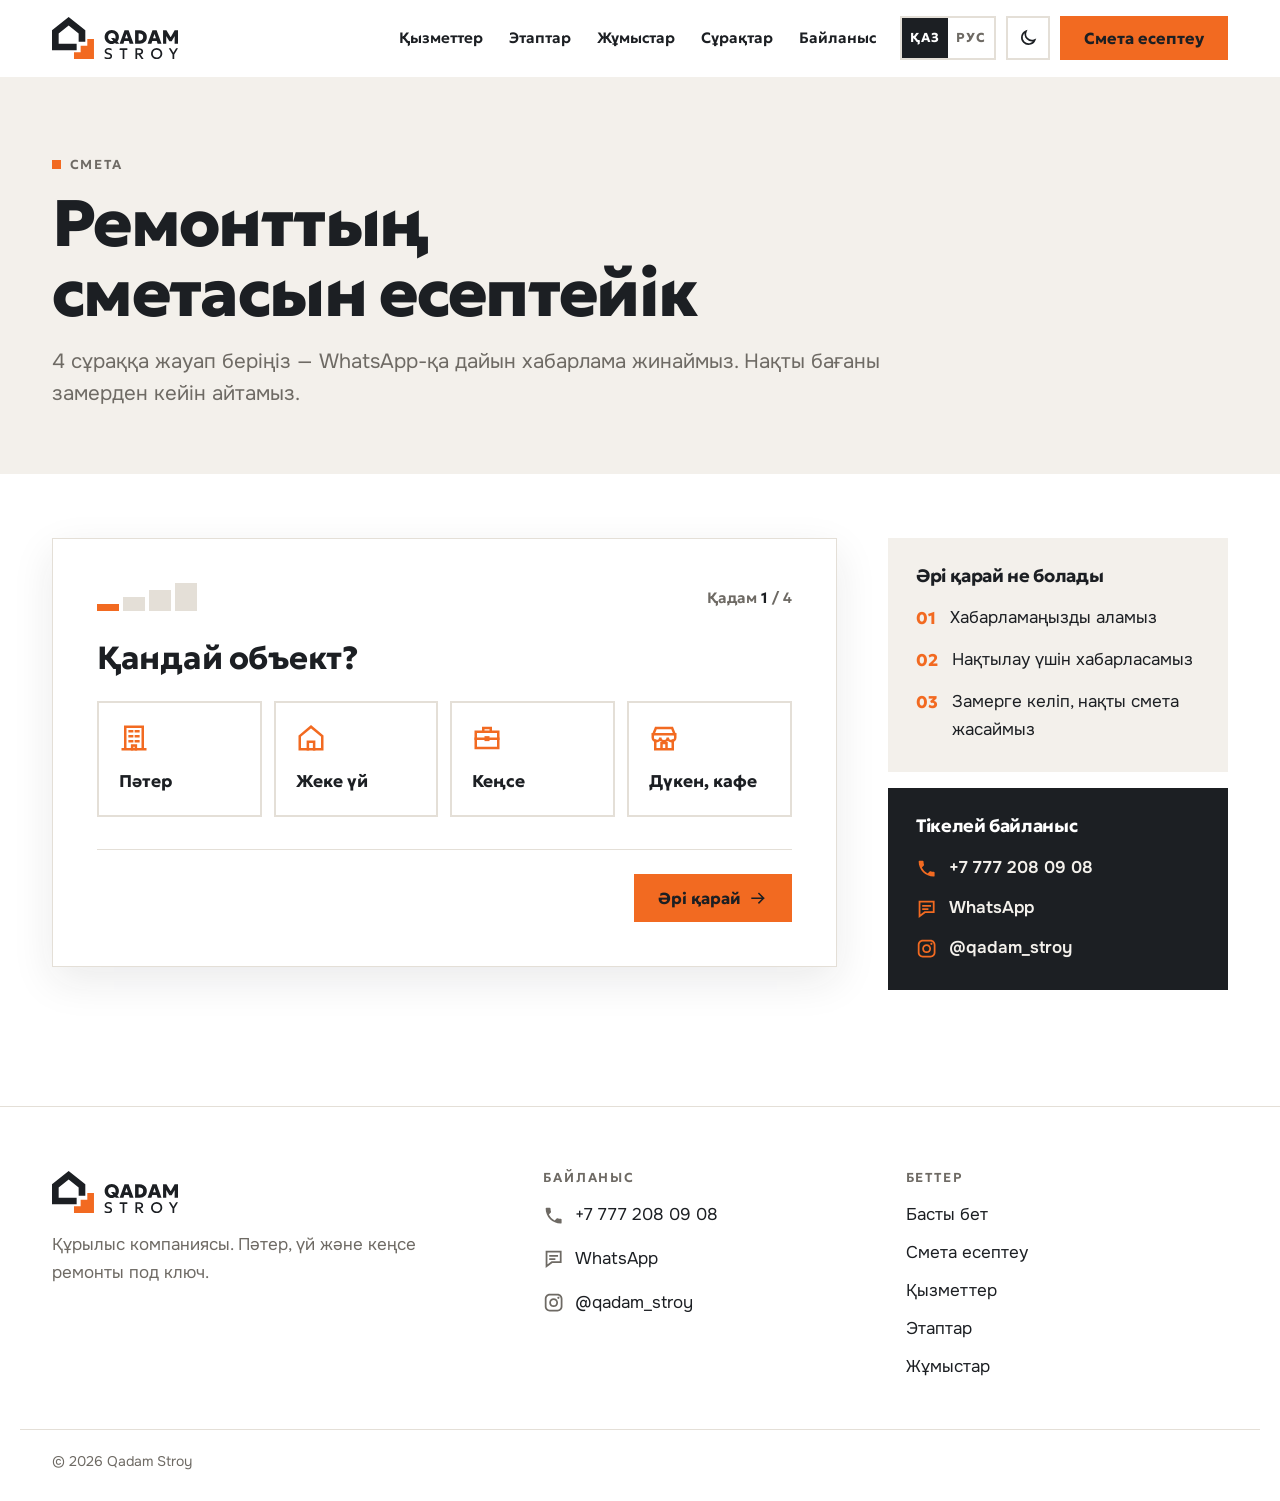
<file: smeta.html>
<!doctype html>
<html lang="kk" data-theme="light">
<head>
<meta charset="utf-8">
<meta name="viewport" content="width=device-width, initial-scale=1, viewport-fit=cover">
<title>Смета есептеу — Qadam Stroy</title>
<meta name="description" content="4 сұраққа жауап беріп, ремонттың сметасын сұраңыз. Хабарлама WhatsApp-қа дайын болып барады.">
<script>
  /* тақырыпты бет сызылмай тұрып қоямыз — жыпылықтамау үшін */
  (function () {
    var t = null;
    try { t = localStorage.getItem("qs-theme"); } catch (e) {}
    if (t !== "light" && t !== "dark") {
      t = window.matchMedia && matchMedia("(prefers-color-scheme: dark)").matches ? "dark" : "light";
    }
    document.documentElement.setAttribute("data-theme", t);
    document.documentElement.classList.add("js");
  })();
</script>
<meta name="theme-color" content="#FFFFFF" id="theme-color">
<meta name="color-scheme" content="light dark">
<link rel="canonical" href="https://nuuurzat.github.io/qadam-stroy/smeta.html">
<link rel="alternate" hreflang="kk" href="https://nuuurzat.github.io/qadam-stroy/smeta.html">
<link rel="alternate" hreflang="ru" href="https://nuuurzat.github.io/qadam-stroy/ru/smeta.html">
<link rel="alternate" hreflang="x-default" href="https://nuuurzat.github.io/qadam-stroy/smeta.html"><meta property="og:type" content="website">
<meta property="og:title" content="Смета есептеу — Qadam Stroy">
<meta property="og:description" content="4 сұраққа жауап беріп, ремонттың сметасын сұраңыз. Хабарлама WhatsApp-қа дайын болып барады.">
<meta property="og:image" content="https://nuuurzat.github.io/qadam-stroy/assets/img/og-kk.png">
<meta property="og:locale" content="kk_KZ">
<link rel="icon" href="assets/favicon/favicon.svg" type="image/svg+xml">
<link rel="icon" href="assets/favicon/favicon-32.png" sizes="32x32">
<link rel="apple-touch-icon" href="assets/favicon/apple-touch-icon.png">
<link rel="preload" href="assets/fonts/Geologica.woff2" as="font" type="font/woff2" crossorigin>
<link rel="preload" href="assets/fonts/Onest.woff2" as="font" type="font/woff2" crossorigin>
<link rel="stylesheet" href="assets/css/site.css?v=221b194b">
<script type="application/ld+json">{"@context": "https://schema.org", "@type": "HomeAndConstructionBusiness", "name": "Qadam Stroy", "description": "Пәтер, үй және кеңсе ремонты под ключ — 1 м² үшін 35 000 ₸-ден бастап. Замер, дизайн-проект, смета, черновой және чистовой жұмыс, сдача.", "telephone": "+77772080908", "sameAs": ["https://www.instagram.com/qadam_stroy/"], "priceRange": "35 000 ₸/м²-ден", "url": "https://nuuurzat.github.io/qadam-stroy/", "image": "https://nuuurzat.github.io/qadam-stroy/assets/img/og-kk.png"}</script>
</head>
<body class="page-smeta">
<svg xmlns="http://www.w3.org/2000/svg" style="display:none" aria-hidden="true"><symbol id="i-apartment" viewBox="0 0 24 24" fill="none" stroke="currentColor" stroke-width="2" stroke-linecap="square" stroke-linejoin="miter"><path d="M5 21V3h14v18M3 21h18"/><path d="M8.5 6.5h2M13.5 6.5h2M8.5 10.5h2M13.5 10.5h2M8.5 14.5h2M13.5 14.5h2M10.5 21v-3h3v3"/></symbol><symbol id="i-house" viewBox="0 0 24 24" fill="none" stroke="currentColor" stroke-width="2" stroke-linecap="square" stroke-linejoin="miter"><path d="M3 10.5 12 3l9 7.5V21H3z"/><path d="M9.5 21v-6h5v6"/></symbol><symbol id="i-office" viewBox="0 0 24 24" fill="none" stroke="currentColor" stroke-width="2" stroke-linecap="square" stroke-linejoin="miter"><path d="M3 7h18v13H3z"/><path d="M9 7V4h6v3M3 12.5h18"/><path d="M11 11.5h2v2h-2z"/></symbol><symbol id="i-shop" viewBox="0 0 24 24" fill="none" stroke="currentColor" stroke-width="2" stroke-linecap="square" stroke-linejoin="miter"><path d="M3.5 9 5.5 4h13l2 5"/><path d="M3 9h18v2.5a3 3 0 0 1-6 0 3 3 0 0 1-6 0 3 3 0 0 1-6 0z"/><path d="M5 14v7h14v-7M10 21v-5h4v5"/></symbol><symbol id="i-wall" viewBox="0 0 24 24" fill="none" stroke="currentColor" stroke-width="2" stroke-linecap="square" stroke-linejoin="miter"><path d="M3 5h18v14H3z"/><path d="M3 9.7h18M3 14.3h18M9 5v4.7M15 5v4.7M6 9.7v4.6M12 9.7v4.6M18 9.7v4.6M9 14.3V19M15 14.3V19"/></symbol><symbol id="i-roller" viewBox="0 0 24 24" fill="none" stroke="currentColor" stroke-width="2" stroke-linecap="square" stroke-linejoin="miter"><path d="M4 4h13v5H4z"/><path d="M17 6.5h3v6h-8v3"/><path d="M10.5 15.5h3V21h-3z"/></symbol><symbol id="i-ruler" viewBox="0 0 24 24" fill="none" stroke="currentColor" stroke-width="2" stroke-linecap="square" stroke-linejoin="miter"><path d="M4 20V4l16 16z"/><path d="M8 16v-4.5l4.5 4.5zM4 8h2M4 12h2M8 20v-2M12 20v-2"/></symbol><symbol id="i-sun" viewBox="0 0 24 24" fill="none" stroke="currentColor" stroke-width="2" stroke-linecap="square" stroke-linejoin="miter"><circle cx="12" cy="12" r="4"/><path d="M12 2v2.5M12 19.5V22M2 12h2.5M19.5 12H22M4.9 4.9l1.8 1.8M17.3 17.3l1.8 1.8M4.9 19.1l1.8-1.8M17.3 6.7l1.8-1.8"/></symbol><symbol id="i-moon" viewBox="0 0 24 24" fill="none" stroke="currentColor" stroke-width="2" stroke-linecap="square" stroke-linejoin="miter"><path d="M20 14.5A8 8 0 0 1 9.5 4a8 8 0 1 0 10.5 10.5z"/></symbol><symbol id="i-menu" viewBox="0 0 24 24" fill="none" stroke="currentColor" stroke-width="2" stroke-linecap="square" stroke-linejoin="miter"><path d="M3 6h18M3 12h18M3 18h18"/></symbol><symbol id="i-close" viewBox="0 0 24 24" fill="none" stroke="currentColor" stroke-width="2" stroke-linecap="square" stroke-linejoin="miter"><path d="M5 5l14 14M19 5 5 19"/></symbol><symbol id="i-arrow" viewBox="0 0 24 24" fill="none" stroke="currentColor" stroke-width="2" stroke-linecap="square" stroke-linejoin="miter"><path d="M4 12h15M13 6l6 6-6 6"/></symbol><symbol id="i-arrow-left" viewBox="0 0 24 24" fill="none" stroke="currentColor" stroke-width="2" stroke-linecap="square" stroke-linejoin="miter"><path d="M20 12H5M11 6l-6 6 6 6"/></symbol><symbol id="i-check" viewBox="0 0 24 24" fill="none" stroke="currentColor" stroke-width="2" stroke-linecap="square" stroke-linejoin="miter"><path d="M4 12.5 9.5 18 20 6.5"/></symbol><symbol id="i-chat" viewBox="0 0 24 24" fill="none" stroke="currentColor" stroke-width="2" stroke-linecap="square" stroke-linejoin="miter"><path d="M4 4h16v12H10l-6 4.5z"/><path d="M8 9h8M8 12.5h5"/></symbol><symbol id="i-plus" viewBox="0 0 24 24" fill="none" stroke="currentColor" stroke-width="2" stroke-linecap="square" stroke-linejoin="miter"><path d="M12 4v16M4 12h16"/></symbol><symbol id="i-drag" viewBox="0 0 24 24" fill="none" stroke="currentColor" stroke-width="2" stroke-linecap="square" stroke-linejoin="miter"><path d="M9 7 4 12l5 5M15 7l5 5-5 5"/></symbol><symbol id="i-phone" viewBox="0 0 24 24"><path fill="currentColor" d="M6.6200 10.7900C8.0600 13.6200 10.3800 15.9300 13.2100 17.3800L15.4100 15.1800C15.6800 14.9100 16.0800 14.8200 16.4300 14.9400C17.5500 15.3100 18.7600 15.5100 20.0000 15.5100C20.5500 15.5100 21.0000 15.9600 21.0000 16.5100L21.0000 20.0000C21.0000 20.5500 20.5500 21.0000 20.0000 21.0000C10.6100 21.0000 3.0000 13.3900 3.0000 4.0000C3.0000 3.4500 3.4500 3.0000 4.0000 3.0000L7.5000 3.0000C8.0500 3.0000 8.5000 3.4500 8.5000 4.0000C8.5000 5.2500 8.7000 6.4500 9.0700 7.5700C9.1800 7.9200 9.1000 8.3100 8.8200 8.5900L6.6200 10.7900Z"/></symbol><symbol id="i-instagram" viewBox="0 0 24 24"><path fill="currentColor" d="M7.6000 2.0000L16.4000 2.0000C19.4929 2.0000 22.0000 4.5071 22.0000 7.6000L22.0000 16.4000C22.0000 19.4929 19.4929 22.0000 16.4000 22.0000L7.6000 22.0000C4.5071 22.0000 2.0000 19.4929 2.0000 16.4000L2.0000 7.6000C2.0000 4.5071 4.5071 2.0000 7.6000 2.0000ZM7.7000 4.0000C5.6565 4.0000 4.0000 5.6565 4.0000 7.7000L4.0000 16.3000C4.0000 18.3435 5.6565 20.0000 7.7000 20.0000L16.3000 20.0000C18.3435 20.0000 20.0000 18.3435 20.0000 16.3000L20.0000 7.7000C20.0000 5.6565 18.3435 4.0000 16.3000 4.0000L7.7000 4.0000ZM17.0000 12.0000C17.0000 14.7615 14.7615 17.0000 12.0000 17.0000C9.2385 17.0000 7.0000 14.7615 7.0000 12.0000C7.0000 9.2385 9.2385 7.0000 12.0000 7.0000C14.7615 7.0000 17.0000 9.2385 17.0000 12.0000ZM15.0000 12.0000C15.0000 10.3431 13.6569 9.0000 12.0000 9.0000C10.3431 9.0000 9.0000 10.3431 9.0000 12.0000C9.0000 13.6569 10.3431 15.0000 12.0000 15.0000C13.6569 15.0000 15.0000 13.6569 15.0000 12.0000ZM18.6500 6.6000C18.6500 7.2904 18.0904 7.8500 17.4000 7.8500C16.7096 7.8500 16.1500 7.2904 16.1500 6.6000C16.1500 5.9096 16.7096 5.3500 17.4000 5.3500C18.0904 5.3500 18.6500 5.9096 18.6500 6.6000Z"/></symbol></svg>
<a class="skip" href="#main">Мазмұнға өту</a>

<header class="hdr" id="top">
  <div class="wrap hdr-in">
    <a class="logo" href="index.html" aria-label="Qadam Stroy — Басты бет"><svg viewBox="0 0 378.26 126.00" width="378" height="126" aria-hidden="true" focusable="false"><path class="lg-h" transform="translate(0.000,0.000)" d="M100.000 74.000 L100.000 40.000 L50.000 0.000 L0.000 40.000 L0.000 100.000 L74.000 100.000 L74.000 80.000 L20.000 80.000 L20.000 49.612 L50.000 25.612 L80.000 49.612 L80.000 74.000Z"/><path class="lg-s" transform="translate(0.000,0.000)" d="M66.000 126.000 L66.000 106.000 L86.000 106.000 L86.000 86.000 L106.000 86.000 L106.000 66.000 L126.000 66.000 L126.000 126.000Z"/><path class="lg-t" transform="translate(155.914,80.000)" d="M35.436 0.000L33.896 -1.757Q31.471 -0.518 28.757 0.170Q26.043 0.857 23.118 0.857Q18.718 0.857 14.895 -0.691Q11.071 -2.239 8.195 -5.043Q5.318 -7.846 3.696 -11.659Q2.075 -15.471 2.075 -20.000Q2.075 -24.457 3.684 -28.257Q5.293 -32.057 8.195 -34.886Q11.096 -37.714 15.007 -39.286Q18.918 -40.857 23.518 -40.857Q28.014 -40.857 31.898 -39.295Q35.782 -37.732 38.723 -34.938Q41.664 -32.143 43.312 -28.382Q44.961 -24.621 44.961 -20.200Q44.961 -16.250 43.661 -12.786Q42.361 -9.321 40.061 -6.643L46.111 0.000L35.436 0.000ZM23.518 -7.943Q24.643 -7.943 25.777 -8.177Q26.911 -8.411 27.932 -8.864L21.079 -16.889L30.682 -16.886L33.404 -13.800Q34.121 -15.064 34.527 -16.620Q34.932 -18.175 34.932 -20.000Q34.932 -23.564 33.416 -26.186Q31.900 -28.807 29.309 -30.232Q26.718 -31.657 23.518 -31.657Q21.118 -31.657 19.100 -30.837Q17.082 -30.018 15.611 -28.502Q14.139 -26.986 13.321 -24.830Q12.504 -22.675 12.504 -20.000Q12.504 -16.436 13.920 -13.714Q15.336 -10.993 17.827 -9.468Q20.318 -7.943 23.518 -7.943ZM47.025 0.000L61.789 -40.000L74.146 -40.000L88.946 0.000L77.082 0.000L74.561 -7.621L61.068 -7.621L58.575 0.000L47.025 0.000ZM63.368 -16.357L72.204 -16.357L67.804 -28.986L63.368 -16.357ZM93.539 0.000L93.539 -40.000L107.654 -40.000Q113.964 -40.000 118.720 -37.466Q123.475 -34.932 126.118 -30.429Q128.761 -25.925 128.761 -19.993Q128.761 -15.529 127.254 -11.846Q125.746 -8.164 122.954 -5.518Q120.161 -2.871 116.286 -1.436Q112.411 0.000 107.654 0.000L93.539 0.000ZM104.054 -9.786L107.268 -9.786Q109.607 -9.786 111.518 -10.423Q113.429 -11.061 114.827 -12.352Q116.225 -13.643 116.979 -15.555Q117.732 -17.468 117.732 -19.993Q117.732 -23.382 116.414 -25.659Q115.096 -27.936 112.736 -29.075Q110.375 -30.214 107.268 -30.214L104.054 -30.214L104.054 -9.786ZM130.996 0.000L145.761 -40.000L158.118 -40.000L172.918 0.000L161.054 0.000L158.532 -7.621L145.039 -7.621L142.546 0.000L130.996 0.000ZM147.339 -16.357L156.175 -16.357L151.775 -28.986L147.339 -16.357ZM177.511 0.000L177.511 -40.000L187.618 -40.000L202.446 -15.214L198.246 -15.164L212.268 -40.000L222.354 -40.000L222.354 0.000L212.189 0.000L212.389 -26.686L214.232 -26.007L203.375 -7.164L196.496 -7.164L185.132 -26.007L186.939 -26.686L187.139 0.000L177.511 0.000Z"/><path class="lg-t" transform="translate(154.251,126.000)" d="M14.300 0.686Q11.434 0.686 8.663 0.096Q5.891 -0.494 3.746 -1.646L3.746 -6.737Q5.006 -5.826 6.701 -5.151Q8.397 -4.477 10.316 -4.107Q12.234 -3.737 14.157 -3.737Q17.286 -3.737 19.210 -4.927Q21.134 -6.117 21.134 -8.406Q21.134 -10.129 19.907 -11.347Q18.680 -12.566 15.437 -13.509L12.146 -14.463Q7.911 -15.666 5.926 -17.870Q3.940 -20.074 3.940 -23.269Q3.940 -25.383 4.796 -27.107Q5.651 -28.831 7.224 -30.080Q8.797 -31.329 10.961 -31.999Q13.126 -32.669 15.729 -32.669Q18.337 -32.669 20.606 -32.129Q22.874 -31.589 24.609 -30.626L24.609 -25.589Q23.500 -26.383 22.004 -26.990Q20.509 -27.597 18.801 -27.936Q17.094 -28.274 15.346 -28.274Q13.406 -28.274 11.936 -27.717Q10.466 -27.160 9.646 -26.104Q8.826 -25.049 8.826 -23.537Q8.826 -22.437 9.346 -21.594Q9.866 -20.751 11.101 -20.066Q12.337 -19.380 14.483 -18.754L17.957 -17.726Q22.100 -16.500 24.077 -14.379Q26.054 -12.257 26.054 -8.914Q26.054 -6.066 24.666 -3.900Q23.277 -1.734 20.644 -0.524Q18.011 0.686 14.300 0.686ZM57.833 0.000L57.833 -27.303L48.319 -27.303L49.347 -32.000L71.970 -32.000L71.970 -27.303L62.970 -27.303L62.970 0.000L57.833 0.000ZM96.263 0.000L96.263 -32.000L108.354 -32.000Q111.674 -32.000 114.117 -30.849Q116.560 -29.697 117.889 -27.569Q119.217 -25.440 119.217 -22.520Q119.217 -20.131 118.201 -18.307Q117.186 -16.483 115.364 -15.307Q113.543 -14.131 111.126 -13.703L120.777 0.000L114.583 0.000L105.737 -12.903L101.383 -12.903L101.383 0.000L96.263 0.000ZM101.383 -17.171L107.509 -17.171Q110.606 -17.171 112.334 -18.493Q114.063 -19.814 114.063 -22.280Q114.063 -24.826 112.513 -26.236Q110.963 -27.646 107.869 -27.646L101.383 -27.646L101.383 -17.171ZM159.916 0.686Q156.310 0.686 153.234 -0.583Q150.159 -1.851 147.881 -4.114Q145.604 -6.377 144.343 -9.417Q143.081 -12.457 143.081 -16.000Q143.081 -19.566 144.343 -22.606Q145.604 -25.646 147.881 -27.909Q150.159 -30.171 153.234 -31.429Q156.310 -32.686 159.916 -32.686Q163.507 -32.686 166.571 -31.406Q169.636 -30.126 171.920 -27.840Q174.204 -25.554 175.477 -22.526Q176.750 -19.497 176.750 -16.000Q176.750 -12.457 175.477 -9.417Q174.204 -6.377 171.920 -4.114Q169.636 -1.851 166.571 -0.583Q163.507 0.686 159.916 0.686ZM159.916 -4.154Q162.341 -4.154 164.431 -4.993Q166.521 -5.831 168.084 -7.390Q169.647 -8.949 170.524 -11.134Q171.401 -13.320 171.401 -16.000Q171.401 -19.583 169.877 -22.246Q168.353 -24.909 165.750 -26.377Q163.147 -27.846 159.916 -27.846Q157.490 -27.846 155.400 -27.007Q153.310 -26.169 151.747 -24.610Q150.184 -23.051 149.307 -20.873Q148.430 -18.694 148.430 -16.000Q148.430 -12.417 149.954 -9.754Q151.479 -7.091 154.081 -5.623Q156.684 -4.154 159.916 -4.154ZM207.569 0.000L207.569 -13.817L196.271 -32.000L202.129 -32.000L210.254 -18.754L218.306 -32.000L224.003 -32.000L212.706 -13.783L212.706 0.000L207.569 0.000Z"/></svg></a>
    <nav class="nav" id="nav" aria-label="Мәзір">
      <ul>
<li><a href="index.html#services">Қызметтер</a></li><li><a href="index.html#steps">Этаптар</a></li><li><a href="index.html#works">Жұмыстар</a></li><li><a href="index.html#faq">Сұрақтар</a></li><li><a href="index.html#contacts">Байланыс</a></li>      </ul>
      <div class="nav-contacts">
        <a href="tel:+77772080908"><svg class="i"><use href="#i-phone"/></svg>+7 777 208 09 08</a>
        <a href="https://wa.me/77772080908" target="_blank" rel="noopener"><svg class="i"><use href="#i-chat"/></svg>WhatsApp</a>
        <a href="https://www.instagram.com/qadam_stroy/" target="_blank" rel="noopener"><svg class="i"><use href="#i-instagram"/></svg>@qadam_stroy</a>
      </div>
    </nav>
    <div class="tools">
      <div class="lang" role="group" aria-label="Тіл">
<a href="smeta.html" hreflang="kk" lang="kk" aria-current="true">ҚАЗ</a><a href="ru/smeta.html" hreflang="ru" lang="ru">РУС</a>      </div>
      <button class="theme-btn" type="button" aria-label="Тақырыпты ауыстыру" title="Тақырыпты ауыстыру"
              data-light="Жарық" data-dark="Қараңғы">
        <svg class="i i-moon"><use href="#i-moon"/></svg><svg class="i i-sun"><use href="#i-sun"/></svg>
      </button>
      <a class="btn btn-primary hdr-cta" href="smeta.html">Смета есептеу</a>
      <button class="burger" type="button" aria-expanded="false" aria-controls="nav"
              aria-label="Мәзір" data-open="Мәзір" data-close="Жабу">
        <svg class="i i-menu"><use href="#i-menu"/></svg><svg class="i i-close"><use href="#i-close"/></svg>
      </button>
    </div>
  </div>
</header>

<main id="main">
<section class="sm-hero">
  <div class="wrap">
    <p class="eyebrow">Смета</p>
    <h1>Ремонттың сметасын есептейік</h1>
    <p class="lead">4 сұраққа жауап беріңіз — WhatsApp-қа дайын хабарлама жинаймыз. Нақты бағаны замерден кейін айтамыз.</p>
  </div>
</section>

<section class="sec sm-sec">
  <div class="wrap sm-grid">
    <form class="quiz" id="quiz" novalidate data-wa="https://wa.me/77772080908" data-msg='{&#34;hello&#34;: &#34;Сәлеметсіз бе! Сайттан смета сұраймын.&#34;, &#34;object&#34;: &#34;Объект&#34;, &#34;area&#34;: &#34;Ауданы&#34;, &#34;type&#34;: &#34;Ремонт&#34;, &#34;design&#34;: &#34;Дизайн-проект&#34;, &#34;start&#34;: &#34;Бастау&#34;, &#34;name&#34;: &#34;Аты&#34;, &#34;comment&#34;: &#34;Қосымша&#34;, &#34;unit&#34;: &#34;м²&#34;, &#34;turnkey&#34;: &#34;Под ключ&#34;, &#34;price_m2&#34;: 35000, &#34;est_note&#34;: &#34;{area} м² × 35 000 ₸. Нақты баға — замерден кейін.&#34;}'>
      <div class="q-top">
        <ol class="q-progress" aria-hidden="true">
<li style="--i:1"></li><li style="--i:2"></li><li style="--i:3"></li><li style="--i:4"></li>        </ol>
        <p class="q-count" aria-live="polite"><span>Қадам</span> <b data-cur>1</b> / 4</p>
      </div>

      <fieldset class="q-step" data-step="1">
        <legend>Қандай объект?</legend>
        <div class="opts opts-4">
          <label class="opt">
            <input type="radio" name="object" value="Пәтер" required>
            <span class="opt-box"><svg class="i"><use href="#i-apartment"/></svg><span class="opt-t">Пәтер</span>
              <svg class="i opt-ok"><use href="#i-check"/></svg></span>
          </label>
          <label class="opt">
            <input type="radio" name="object" value="Жеке үй" required>
            <span class="opt-box"><svg class="i"><use href="#i-house"/></svg><span class="opt-t">Жеке үй</span>
              <svg class="i opt-ok"><use href="#i-check"/></svg></span>
          </label>
          <label class="opt">
            <input type="radio" name="object" value="Кеңсе" required>
            <span class="opt-box"><svg class="i"><use href="#i-office"/></svg><span class="opt-t">Кеңсе</span>
              <svg class="i opt-ok"><use href="#i-check"/></svg></span>
          </label>
          <label class="opt">
            <input type="radio" name="object" value="Дүкен, кафе" required>
            <span class="opt-box"><svg class="i"><use href="#i-shop"/></svg><span class="opt-t">Дүкен, кафе</span>
              <svg class="i opt-ok"><use href="#i-check"/></svg></span>
          </label>
        </div>
      </fieldset>

      <fieldset class="q-step" data-step="2" hidden>
        <legend>Ауданы қанша?</legend>
        <div class="area">
          <div class="area-val"><input type="number" name="area" id="area-num" min="10" max="1000" step="1" value="60"
               inputmode="numeric" aria-label="Ауданы қанша?"><span>м²</span></div>
          <input type="range" id="area-range" min="10" max="300" step="5" value="60" aria-label="Ауданы қанша?">
          <div class="area-scale" aria-hidden="true"><span>10</span><span>100</span><span>200</span><span>300+</span></div>
          <p class="hint">Шамамен болса да жетеді</p>
        </div>
      </fieldset>

      <fieldset class="q-step" data-step="3" hidden>
        <legend>Қандай ремонт керек?</legend>
        <div class="opts opts-2">
          <label class="opt">
            <input type="radio" name="type" value="Косметикалық" required>
            <span class="opt-box opt-row"><span><span class="opt-t">Косметикалық</span><span class="opt-d">Обои, покраска, еден — жаңарту</span></span>
              <svg class="i opt-ok"><use href="#i-check"/></svg></span>
          </label>
          <label class="opt">
            <input type="radio" name="type" value="Капиталды" required>
            <span class="opt-box opt-row"><span><span class="opt-t">Капиталды</span><span class="opt-d">Электрика, сантехника, стяжкадан бастап</span></span>
              <svg class="i opt-ok"><use href="#i-check"/></svg></span>
          </label>
          <label class="opt">
            <input type="radio" name="type" value="Под ключ" required>
            <span class="opt-box opt-row"><span><span class="opt-t">Под ключ</span><span class="opt-d">Дизайн-проектпен, бастан аяғына дейін</span></span>
              <svg class="i opt-ok"><use href="#i-check"/></svg></span>
          </label>
          <label class="opt">
            <input type="radio" name="type" value="Тек черновой" required>
            <span class="opt-box opt-row"><span><span class="opt-t">Тек черновой</span><span class="opt-d">Чистовойды кейін өзім жасаймын</span></span>
              <svg class="i opt-ok"><use href="#i-check"/></svg></span>
          </label>
        </div>
      </fieldset>

      <fieldset class="q-step" data-step="4" hidden>
        <legend>Соңғы сұрақтар</legend>
        <div class="q-field">
          <p class="q-label" id="lbl-design">Дизайн-проект керек пе?</p>
          <div class="seg" role="radiogroup" aria-labelledby="lbl-design">
<label><input type="radio" name="design" value="Иә"><span>Иә</span></label><label><input type="radio" name="design" value="Жоқ"><span>Жоқ</span></label><label><input type="radio" name="design" value="Әлі білмеймін" checked><span>Әлі білмеймін</span></label>          </div>
        </div>
        <div class="q-field">
          <p class="q-label" id="lbl-start">Қашан бастаймыз?</p>
          <div class="seg" role="radiogroup" aria-labelledby="lbl-start">
<label><input type="radio" name="start" value="Бір айда"><span>Бір айда</span></label><label><input type="radio" name="start" value="1–3 ай ішінде"><span>1–3 ай ішінде</span></label><label><input type="radio" name="start" value="Әлі білмеймін" checked><span>Әлі білмеймін</span></label>          </div>
        </div>
        <div class="q-row">
          <label class="q-field">
            <span class="q-label">Атыңыз <small>(міндетті емес)</small></span>
            <input type="text" name="name" autocomplete="given-name" placeholder="Мысалы, Айгерім" maxlength="60">
          </label>
          <label class="q-field">
            <span class="q-label">Қосымша <small>(міндетті емес)</small></span>
            <textarea name="comment" rows="3" placeholder="ЖК атауы, бөлме саны, тілектер…" maxlength="500"></textarea>
          </label>
        </div>
      </fieldset>

      <div class="q-step q-done" data-step="5" hidden>
        <h2 class="q-done-h"><svg class="i"><use href="#i-check"/></svg>Хабарлама дайын</h2>
        <p class="hint">Батырманы басқанда WhatsApp ашылады — мәтінді жібермес бұрын өзгертуге болады.</p>
        <div class="q-est" data-est hidden>
          <span class="price-l">Под ключ, шамамен</span>
          <span class="price-v"><span data-est-sum></span> ₸<small>-ден бастап</small></span>
          <span class="q-est-note" data-est-note></span>
        </div>
        <pre class="q-preview" data-preview></pre>
      </div>

      <p class="q-error" role="alert" hidden>Бір нұсқаны таңдаңыз</p>

      <div class="q-nav">
        <button class="btn btn-ghost" type="button" data-back hidden><svg class="i"><use href="#i-arrow-left"/></svg>Артқа</button>
        <button class="btn btn-primary" type="button" data-next>Әрі қарай<svg class="i"><use href="#i-arrow"/></svg></button>
        <a class="btn btn-primary btn-wa" data-send href="https://wa.me/77772080908" target="_blank" rel="noopener" hidden><svg class="i"><use href="#i-chat"/></svg>WhatsApp-қа жіберу</a>
      </div>
      <noscript><p class="hint"><a href="https://wa.me/77772080908">WhatsApp-қа жазу</a> · <a href="tel:+77772080908">+7 777 208 09 08</a></p></noscript>
    </form>

    <aside class="sm-side">
      <div class="side-card">
        <h2 class="side-h">Әрі қарай не болады</h2>
        <ol class="side-steps">
<li><span>01</span>Хабарламаңызды аламыз</li><li><span>02</span>Нақтылау үшін хабарласамыз</li><li><span>03</span>Замерге келіп, нақты смета жасаймыз</li>        </ol>
      </div>
      <div class="side-card side-dark">
        <h2 class="side-h">Тікелей байланыс</h2>
        <ul class="side-contacts">
          <li><a href="tel:+77772080908"><svg class="i"><use href="#i-phone"/></svg>+7 777 208 09 08</a></li>
          <li><a href="https://wa.me/77772080908" target="_blank" rel="noopener"><svg class="i"><use href="#i-chat"/></svg>WhatsApp</a></li>
          <li><a href="https://www.instagram.com/qadam_stroy/" target="_blank" rel="noopener"><svg class="i"><use href="#i-instagram"/></svg>@qadam_stroy</a></li>
        </ul>
      </div>
    </aside>
  </div>
</section>
</main>

<footer class="ftr">
  <div class="wrap ftr-grid">
    <div class="ftr-brand">
      <a class="logo" href="index.html" aria-label="Qadam Stroy"><svg viewBox="0 0 378.26 126.00" width="378" height="126" aria-hidden="true" focusable="false"><path class="lg-h" transform="translate(0.000,0.000)" d="M100.000 74.000 L100.000 40.000 L50.000 0.000 L0.000 40.000 L0.000 100.000 L74.000 100.000 L74.000 80.000 L20.000 80.000 L20.000 49.612 L50.000 25.612 L80.000 49.612 L80.000 74.000Z"/><path class="lg-s" transform="translate(0.000,0.000)" d="M66.000 126.000 L66.000 106.000 L86.000 106.000 L86.000 86.000 L106.000 86.000 L106.000 66.000 L126.000 66.000 L126.000 126.000Z"/><path class="lg-t" transform="translate(155.914,80.000)" d="M35.436 0.000L33.896 -1.757Q31.471 -0.518 28.757 0.170Q26.043 0.857 23.118 0.857Q18.718 0.857 14.895 -0.691Q11.071 -2.239 8.195 -5.043Q5.318 -7.846 3.696 -11.659Q2.075 -15.471 2.075 -20.000Q2.075 -24.457 3.684 -28.257Q5.293 -32.057 8.195 -34.886Q11.096 -37.714 15.007 -39.286Q18.918 -40.857 23.518 -40.857Q28.014 -40.857 31.898 -39.295Q35.782 -37.732 38.723 -34.938Q41.664 -32.143 43.312 -28.382Q44.961 -24.621 44.961 -20.200Q44.961 -16.250 43.661 -12.786Q42.361 -9.321 40.061 -6.643L46.111 0.000L35.436 0.000ZM23.518 -7.943Q24.643 -7.943 25.777 -8.177Q26.911 -8.411 27.932 -8.864L21.079 -16.889L30.682 -16.886L33.404 -13.800Q34.121 -15.064 34.527 -16.620Q34.932 -18.175 34.932 -20.000Q34.932 -23.564 33.416 -26.186Q31.900 -28.807 29.309 -30.232Q26.718 -31.657 23.518 -31.657Q21.118 -31.657 19.100 -30.837Q17.082 -30.018 15.611 -28.502Q14.139 -26.986 13.321 -24.830Q12.504 -22.675 12.504 -20.000Q12.504 -16.436 13.920 -13.714Q15.336 -10.993 17.827 -9.468Q20.318 -7.943 23.518 -7.943ZM47.025 0.000L61.789 -40.000L74.146 -40.000L88.946 0.000L77.082 0.000L74.561 -7.621L61.068 -7.621L58.575 0.000L47.025 0.000ZM63.368 -16.357L72.204 -16.357L67.804 -28.986L63.368 -16.357ZM93.539 0.000L93.539 -40.000L107.654 -40.000Q113.964 -40.000 118.720 -37.466Q123.475 -34.932 126.118 -30.429Q128.761 -25.925 128.761 -19.993Q128.761 -15.529 127.254 -11.846Q125.746 -8.164 122.954 -5.518Q120.161 -2.871 116.286 -1.436Q112.411 0.000 107.654 0.000L93.539 0.000ZM104.054 -9.786L107.268 -9.786Q109.607 -9.786 111.518 -10.423Q113.429 -11.061 114.827 -12.352Q116.225 -13.643 116.979 -15.555Q117.732 -17.468 117.732 -19.993Q117.732 -23.382 116.414 -25.659Q115.096 -27.936 112.736 -29.075Q110.375 -30.214 107.268 -30.214L104.054 -30.214L104.054 -9.786ZM130.996 0.000L145.761 -40.000L158.118 -40.000L172.918 0.000L161.054 0.000L158.532 -7.621L145.039 -7.621L142.546 0.000L130.996 0.000ZM147.339 -16.357L156.175 -16.357L151.775 -28.986L147.339 -16.357ZM177.511 0.000L177.511 -40.000L187.618 -40.000L202.446 -15.214L198.246 -15.164L212.268 -40.000L222.354 -40.000L222.354 0.000L212.189 0.000L212.389 -26.686L214.232 -26.007L203.375 -7.164L196.496 -7.164L185.132 -26.007L186.939 -26.686L187.139 0.000L177.511 0.000Z"/><path class="lg-t" transform="translate(154.251,126.000)" d="M14.300 0.686Q11.434 0.686 8.663 0.096Q5.891 -0.494 3.746 -1.646L3.746 -6.737Q5.006 -5.826 6.701 -5.151Q8.397 -4.477 10.316 -4.107Q12.234 -3.737 14.157 -3.737Q17.286 -3.737 19.210 -4.927Q21.134 -6.117 21.134 -8.406Q21.134 -10.129 19.907 -11.347Q18.680 -12.566 15.437 -13.509L12.146 -14.463Q7.911 -15.666 5.926 -17.870Q3.940 -20.074 3.940 -23.269Q3.940 -25.383 4.796 -27.107Q5.651 -28.831 7.224 -30.080Q8.797 -31.329 10.961 -31.999Q13.126 -32.669 15.729 -32.669Q18.337 -32.669 20.606 -32.129Q22.874 -31.589 24.609 -30.626L24.609 -25.589Q23.500 -26.383 22.004 -26.990Q20.509 -27.597 18.801 -27.936Q17.094 -28.274 15.346 -28.274Q13.406 -28.274 11.936 -27.717Q10.466 -27.160 9.646 -26.104Q8.826 -25.049 8.826 -23.537Q8.826 -22.437 9.346 -21.594Q9.866 -20.751 11.101 -20.066Q12.337 -19.380 14.483 -18.754L17.957 -17.726Q22.100 -16.500 24.077 -14.379Q26.054 -12.257 26.054 -8.914Q26.054 -6.066 24.666 -3.900Q23.277 -1.734 20.644 -0.524Q18.011 0.686 14.300 0.686ZM57.833 0.000L57.833 -27.303L48.319 -27.303L49.347 -32.000L71.970 -32.000L71.970 -27.303L62.970 -27.303L62.970 0.000L57.833 0.000ZM96.263 0.000L96.263 -32.000L108.354 -32.000Q111.674 -32.000 114.117 -30.849Q116.560 -29.697 117.889 -27.569Q119.217 -25.440 119.217 -22.520Q119.217 -20.131 118.201 -18.307Q117.186 -16.483 115.364 -15.307Q113.543 -14.131 111.126 -13.703L120.777 0.000L114.583 0.000L105.737 -12.903L101.383 -12.903L101.383 0.000L96.263 0.000ZM101.383 -17.171L107.509 -17.171Q110.606 -17.171 112.334 -18.493Q114.063 -19.814 114.063 -22.280Q114.063 -24.826 112.513 -26.236Q110.963 -27.646 107.869 -27.646L101.383 -27.646L101.383 -17.171ZM159.916 0.686Q156.310 0.686 153.234 -0.583Q150.159 -1.851 147.881 -4.114Q145.604 -6.377 144.343 -9.417Q143.081 -12.457 143.081 -16.000Q143.081 -19.566 144.343 -22.606Q145.604 -25.646 147.881 -27.909Q150.159 -30.171 153.234 -31.429Q156.310 -32.686 159.916 -32.686Q163.507 -32.686 166.571 -31.406Q169.636 -30.126 171.920 -27.840Q174.204 -25.554 175.477 -22.526Q176.750 -19.497 176.750 -16.000Q176.750 -12.457 175.477 -9.417Q174.204 -6.377 171.920 -4.114Q169.636 -1.851 166.571 -0.583Q163.507 0.686 159.916 0.686ZM159.916 -4.154Q162.341 -4.154 164.431 -4.993Q166.521 -5.831 168.084 -7.390Q169.647 -8.949 170.524 -11.134Q171.401 -13.320 171.401 -16.000Q171.401 -19.583 169.877 -22.246Q168.353 -24.909 165.750 -26.377Q163.147 -27.846 159.916 -27.846Q157.490 -27.846 155.400 -27.007Q153.310 -26.169 151.747 -24.610Q150.184 -23.051 149.307 -20.873Q148.430 -18.694 148.430 -16.000Q148.430 -12.417 149.954 -9.754Q151.479 -7.091 154.081 -5.623Q156.684 -4.154 159.916 -4.154ZM207.569 0.000L207.569 -13.817L196.271 -32.000L202.129 -32.000L210.254 -18.754L218.306 -32.000L224.003 -32.000L212.706 -13.783L212.706 0.000L207.569 0.000Z"/></svg></a>
      <p>Құрылыс компаниясы. Пәтер, үй және кеңсе ремонты под ключ.</p>
    </div>
    <div>
      <h2 class="ftr-h">Байланыс</h2>
      <ul class="ftr-list">
        <li><a href="tel:+77772080908"><svg class="i"><use href="#i-phone"/></svg>+7 777 208 09 08</a></li>
        <li><a href="https://wa.me/77772080908" target="_blank" rel="noopener"><svg class="i"><use href="#i-chat"/></svg>WhatsApp</a></li>
        <li><a href="https://www.instagram.com/qadam_stroy/" target="_blank" rel="noopener"><svg class="i"><use href="#i-instagram"/></svg>@qadam_stroy</a></li>
      </ul>
    </div>
    <div>
      <h2 class="ftr-h">Беттер</h2>
      <ul class="ftr-list">
        <li><a href="index.html">Басты бет</a></li>
        <li><a href="smeta.html">Смета есептеу</a></li>
<li><a href="index.html#services">Қызметтер</a></li><li><a href="index.html#steps">Этаптар</a></li><li><a href="index.html#works">Жұмыстар</a></li>      </ul>
    </div>
  </div>
  <div class="wrap ftr-bottom"><span>© <span data-year>2026</span> Qadam Stroy</span></div>
</footer>

<script src="assets/js/site.js?v=221b194b" defer></script>
</body>
</html>
</file>
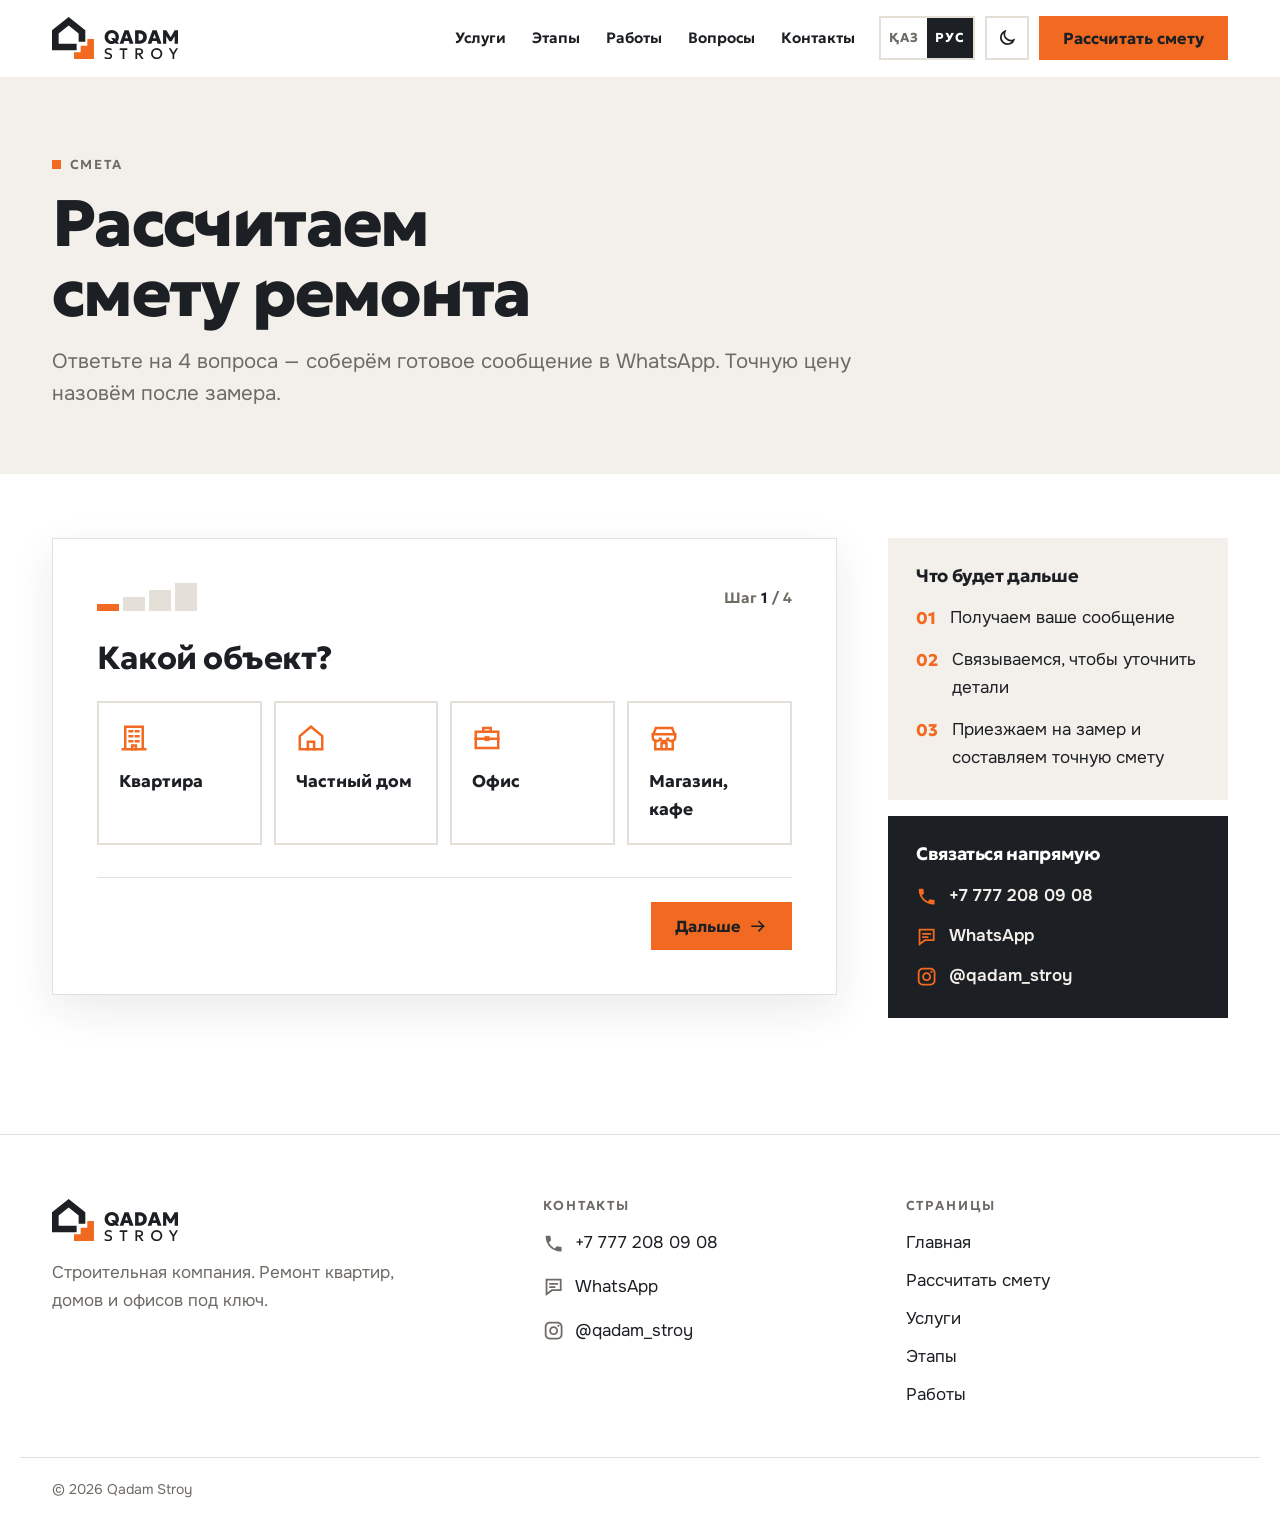
<file: ru/smeta.html>
<!doctype html>
<html lang="ru" data-theme="light">
<head>
<meta charset="utf-8">
<meta name="viewport" content="width=device-width, initial-scale=1, viewport-fit=cover">
<title>Расчёт сметы — Qadam Stroy</title>
<meta name="description" content="Ответьте на 4 вопроса и запросите смету ремонта. Сообщение уйдёт в WhatsApp уже готовым.">
<script>
  /* тақырыпты бет сызылмай тұрып қоямыз — жыпылықтамау үшін */
  (function () {
    var t = null;
    try { t = localStorage.getItem("qs-theme"); } catch (e) {}
    if (t !== "light" && t !== "dark") {
      t = window.matchMedia && matchMedia("(prefers-color-scheme: dark)").matches ? "dark" : "light";
    }
    document.documentElement.setAttribute("data-theme", t);
    document.documentElement.classList.add("js");
  })();
</script>
<meta name="theme-color" content="#FFFFFF" id="theme-color">
<meta name="color-scheme" content="light dark">
<link rel="canonical" href="https://nuuurzat.github.io/qadam-stroy/ru/smeta.html">
<link rel="alternate" hreflang="kk" href="https://nuuurzat.github.io/qadam-stroy/smeta.html">
<link rel="alternate" hreflang="ru" href="https://nuuurzat.github.io/qadam-stroy/ru/smeta.html">
<link rel="alternate" hreflang="x-default" href="https://nuuurzat.github.io/qadam-stroy/smeta.html"><meta property="og:type" content="website">
<meta property="og:title" content="Расчёт сметы — Qadam Stroy">
<meta property="og:description" content="Ответьте на 4 вопроса и запросите смету ремонта. Сообщение уйдёт в WhatsApp уже готовым.">
<meta property="og:image" content="https://nuuurzat.github.io/qadam-stroy/assets/img/og-ru.png">
<meta property="og:locale" content="ru_RU">
<link rel="icon" href="../assets/favicon/favicon.svg" type="image/svg+xml">
<link rel="icon" href="../assets/favicon/favicon-32.png" sizes="32x32">
<link rel="apple-touch-icon" href="../assets/favicon/apple-touch-icon.png">
<link rel="preload" href="../assets/fonts/Geologica.woff2" as="font" type="font/woff2" crossorigin>
<link rel="preload" href="../assets/fonts/Onest.woff2" as="font" type="font/woff2" crossorigin>
<link rel="stylesheet" href="../assets/css/site.css?v=221b194b">
<script type="application/ld+json">{"@context": "https://schema.org", "@type": "HomeAndConstructionBusiness", "name": "Qadam Stroy", "description": "Ремонт квартир, домов и офисов под ключ от 35 000 ₸/м²: замер, дизайн-проект, смета, черновые и чистовые работы, сдача.", "telephone": "+77772080908", "sameAs": ["https://www.instagram.com/qadam_stroy/"], "priceRange": "от 35 000 ₸/м²", "url": "https://nuuurzat.github.io/qadam-stroy/", "image": "https://nuuurzat.github.io/qadam-stroy/assets/img/og-ru.png"}</script>
</head>
<body class="page-smeta">
<svg xmlns="http://www.w3.org/2000/svg" style="display:none" aria-hidden="true"><symbol id="i-apartment" viewBox="0 0 24 24" fill="none" stroke="currentColor" stroke-width="2" stroke-linecap="square" stroke-linejoin="miter"><path d="M5 21V3h14v18M3 21h18"/><path d="M8.5 6.5h2M13.5 6.5h2M8.5 10.5h2M13.5 10.5h2M8.5 14.5h2M13.5 14.5h2M10.5 21v-3h3v3"/></symbol><symbol id="i-house" viewBox="0 0 24 24" fill="none" stroke="currentColor" stroke-width="2" stroke-linecap="square" stroke-linejoin="miter"><path d="M3 10.5 12 3l9 7.5V21H3z"/><path d="M9.5 21v-6h5v6"/></symbol><symbol id="i-office" viewBox="0 0 24 24" fill="none" stroke="currentColor" stroke-width="2" stroke-linecap="square" stroke-linejoin="miter"><path d="M3 7h18v13H3z"/><path d="M9 7V4h6v3M3 12.5h18"/><path d="M11 11.5h2v2h-2z"/></symbol><symbol id="i-shop" viewBox="0 0 24 24" fill="none" stroke="currentColor" stroke-width="2" stroke-linecap="square" stroke-linejoin="miter"><path d="M3.5 9 5.5 4h13l2 5"/><path d="M3 9h18v2.5a3 3 0 0 1-6 0 3 3 0 0 1-6 0 3 3 0 0 1-6 0z"/><path d="M5 14v7h14v-7M10 21v-5h4v5"/></symbol><symbol id="i-wall" viewBox="0 0 24 24" fill="none" stroke="currentColor" stroke-width="2" stroke-linecap="square" stroke-linejoin="miter"><path d="M3 5h18v14H3z"/><path d="M3 9.7h18M3 14.3h18M9 5v4.7M15 5v4.7M6 9.7v4.6M12 9.7v4.6M18 9.7v4.6M9 14.3V19M15 14.3V19"/></symbol><symbol id="i-roller" viewBox="0 0 24 24" fill="none" stroke="currentColor" stroke-width="2" stroke-linecap="square" stroke-linejoin="miter"><path d="M4 4h13v5H4z"/><path d="M17 6.5h3v6h-8v3"/><path d="M10.5 15.5h3V21h-3z"/></symbol><symbol id="i-ruler" viewBox="0 0 24 24" fill="none" stroke="currentColor" stroke-width="2" stroke-linecap="square" stroke-linejoin="miter"><path d="M4 20V4l16 16z"/><path d="M8 16v-4.5l4.5 4.5zM4 8h2M4 12h2M8 20v-2M12 20v-2"/></symbol><symbol id="i-sun" viewBox="0 0 24 24" fill="none" stroke="currentColor" stroke-width="2" stroke-linecap="square" stroke-linejoin="miter"><circle cx="12" cy="12" r="4"/><path d="M12 2v2.5M12 19.5V22M2 12h2.5M19.5 12H22M4.9 4.9l1.8 1.8M17.3 17.3l1.8 1.8M4.9 19.1l1.8-1.8M17.3 6.7l1.8-1.8"/></symbol><symbol id="i-moon" viewBox="0 0 24 24" fill="none" stroke="currentColor" stroke-width="2" stroke-linecap="square" stroke-linejoin="miter"><path d="M20 14.5A8 8 0 0 1 9.5 4a8 8 0 1 0 10.5 10.5z"/></symbol><symbol id="i-menu" viewBox="0 0 24 24" fill="none" stroke="currentColor" stroke-width="2" stroke-linecap="square" stroke-linejoin="miter"><path d="M3 6h18M3 12h18M3 18h18"/></symbol><symbol id="i-close" viewBox="0 0 24 24" fill="none" stroke="currentColor" stroke-width="2" stroke-linecap="square" stroke-linejoin="miter"><path d="M5 5l14 14M19 5 5 19"/></symbol><symbol id="i-arrow" viewBox="0 0 24 24" fill="none" stroke="currentColor" stroke-width="2" stroke-linecap="square" stroke-linejoin="miter"><path d="M4 12h15M13 6l6 6-6 6"/></symbol><symbol id="i-arrow-left" viewBox="0 0 24 24" fill="none" stroke="currentColor" stroke-width="2" stroke-linecap="square" stroke-linejoin="miter"><path d="M20 12H5M11 6l-6 6 6 6"/></symbol><symbol id="i-check" viewBox="0 0 24 24" fill="none" stroke="currentColor" stroke-width="2" stroke-linecap="square" stroke-linejoin="miter"><path d="M4 12.5 9.5 18 20 6.5"/></symbol><symbol id="i-chat" viewBox="0 0 24 24" fill="none" stroke="currentColor" stroke-width="2" stroke-linecap="square" stroke-linejoin="miter"><path d="M4 4h16v12H10l-6 4.5z"/><path d="M8 9h8M8 12.5h5"/></symbol><symbol id="i-plus" viewBox="0 0 24 24" fill="none" stroke="currentColor" stroke-width="2" stroke-linecap="square" stroke-linejoin="miter"><path d="M12 4v16M4 12h16"/></symbol><symbol id="i-drag" viewBox="0 0 24 24" fill="none" stroke="currentColor" stroke-width="2" stroke-linecap="square" stroke-linejoin="miter"><path d="M9 7 4 12l5 5M15 7l5 5-5 5"/></symbol><symbol id="i-phone" viewBox="0 0 24 24"><path fill="currentColor" d="M6.6200 10.7900C8.0600 13.6200 10.3800 15.9300 13.2100 17.3800L15.4100 15.1800C15.6800 14.9100 16.0800 14.8200 16.4300 14.9400C17.5500 15.3100 18.7600 15.5100 20.0000 15.5100C20.5500 15.5100 21.0000 15.9600 21.0000 16.5100L21.0000 20.0000C21.0000 20.5500 20.5500 21.0000 20.0000 21.0000C10.6100 21.0000 3.0000 13.3900 3.0000 4.0000C3.0000 3.4500 3.4500 3.0000 4.0000 3.0000L7.5000 3.0000C8.0500 3.0000 8.5000 3.4500 8.5000 4.0000C8.5000 5.2500 8.7000 6.4500 9.0700 7.5700C9.1800 7.9200 9.1000 8.3100 8.8200 8.5900L6.6200 10.7900Z"/></symbol><symbol id="i-instagram" viewBox="0 0 24 24"><path fill="currentColor" d="M7.6000 2.0000L16.4000 2.0000C19.4929 2.0000 22.0000 4.5071 22.0000 7.6000L22.0000 16.4000C22.0000 19.4929 19.4929 22.0000 16.4000 22.0000L7.6000 22.0000C4.5071 22.0000 2.0000 19.4929 2.0000 16.4000L2.0000 7.6000C2.0000 4.5071 4.5071 2.0000 7.6000 2.0000ZM7.7000 4.0000C5.6565 4.0000 4.0000 5.6565 4.0000 7.7000L4.0000 16.3000C4.0000 18.3435 5.6565 20.0000 7.7000 20.0000L16.3000 20.0000C18.3435 20.0000 20.0000 18.3435 20.0000 16.3000L20.0000 7.7000C20.0000 5.6565 18.3435 4.0000 16.3000 4.0000L7.7000 4.0000ZM17.0000 12.0000C17.0000 14.7615 14.7615 17.0000 12.0000 17.0000C9.2385 17.0000 7.0000 14.7615 7.0000 12.0000C7.0000 9.2385 9.2385 7.0000 12.0000 7.0000C14.7615 7.0000 17.0000 9.2385 17.0000 12.0000ZM15.0000 12.0000C15.0000 10.3431 13.6569 9.0000 12.0000 9.0000C10.3431 9.0000 9.0000 10.3431 9.0000 12.0000C9.0000 13.6569 10.3431 15.0000 12.0000 15.0000C13.6569 15.0000 15.0000 13.6569 15.0000 12.0000ZM18.6500 6.6000C18.6500 7.2904 18.0904 7.8500 17.4000 7.8500C16.7096 7.8500 16.1500 7.2904 16.1500 6.6000C16.1500 5.9096 16.7096 5.3500 17.4000 5.3500C18.0904 5.3500 18.6500 5.9096 18.6500 6.6000Z"/></symbol></svg>
<a class="skip" href="#main">Перейти к содержанию</a>

<header class="hdr" id="top">
  <div class="wrap hdr-in">
    <a class="logo" href="index.html" aria-label="Qadam Stroy — Главная"><svg viewBox="0 0 378.26 126.00" width="378" height="126" aria-hidden="true" focusable="false"><path class="lg-h" transform="translate(0.000,0.000)" d="M100.000 74.000 L100.000 40.000 L50.000 0.000 L0.000 40.000 L0.000 100.000 L74.000 100.000 L74.000 80.000 L20.000 80.000 L20.000 49.612 L50.000 25.612 L80.000 49.612 L80.000 74.000Z"/><path class="lg-s" transform="translate(0.000,0.000)" d="M66.000 126.000 L66.000 106.000 L86.000 106.000 L86.000 86.000 L106.000 86.000 L106.000 66.000 L126.000 66.000 L126.000 126.000Z"/><path class="lg-t" transform="translate(155.914,80.000)" d="M35.436 0.000L33.896 -1.757Q31.471 -0.518 28.757 0.170Q26.043 0.857 23.118 0.857Q18.718 0.857 14.895 -0.691Q11.071 -2.239 8.195 -5.043Q5.318 -7.846 3.696 -11.659Q2.075 -15.471 2.075 -20.000Q2.075 -24.457 3.684 -28.257Q5.293 -32.057 8.195 -34.886Q11.096 -37.714 15.007 -39.286Q18.918 -40.857 23.518 -40.857Q28.014 -40.857 31.898 -39.295Q35.782 -37.732 38.723 -34.938Q41.664 -32.143 43.312 -28.382Q44.961 -24.621 44.961 -20.200Q44.961 -16.250 43.661 -12.786Q42.361 -9.321 40.061 -6.643L46.111 0.000L35.436 0.000ZM23.518 -7.943Q24.643 -7.943 25.777 -8.177Q26.911 -8.411 27.932 -8.864L21.079 -16.889L30.682 -16.886L33.404 -13.800Q34.121 -15.064 34.527 -16.620Q34.932 -18.175 34.932 -20.000Q34.932 -23.564 33.416 -26.186Q31.900 -28.807 29.309 -30.232Q26.718 -31.657 23.518 -31.657Q21.118 -31.657 19.100 -30.837Q17.082 -30.018 15.611 -28.502Q14.139 -26.986 13.321 -24.830Q12.504 -22.675 12.504 -20.000Q12.504 -16.436 13.920 -13.714Q15.336 -10.993 17.827 -9.468Q20.318 -7.943 23.518 -7.943ZM47.025 0.000L61.789 -40.000L74.146 -40.000L88.946 0.000L77.082 0.000L74.561 -7.621L61.068 -7.621L58.575 0.000L47.025 0.000ZM63.368 -16.357L72.204 -16.357L67.804 -28.986L63.368 -16.357ZM93.539 0.000L93.539 -40.000L107.654 -40.000Q113.964 -40.000 118.720 -37.466Q123.475 -34.932 126.118 -30.429Q128.761 -25.925 128.761 -19.993Q128.761 -15.529 127.254 -11.846Q125.746 -8.164 122.954 -5.518Q120.161 -2.871 116.286 -1.436Q112.411 0.000 107.654 0.000L93.539 0.000ZM104.054 -9.786L107.268 -9.786Q109.607 -9.786 111.518 -10.423Q113.429 -11.061 114.827 -12.352Q116.225 -13.643 116.979 -15.555Q117.732 -17.468 117.732 -19.993Q117.732 -23.382 116.414 -25.659Q115.096 -27.936 112.736 -29.075Q110.375 -30.214 107.268 -30.214L104.054 -30.214L104.054 -9.786ZM130.996 0.000L145.761 -40.000L158.118 -40.000L172.918 0.000L161.054 0.000L158.532 -7.621L145.039 -7.621L142.546 0.000L130.996 0.000ZM147.339 -16.357L156.175 -16.357L151.775 -28.986L147.339 -16.357ZM177.511 0.000L177.511 -40.000L187.618 -40.000L202.446 -15.214L198.246 -15.164L212.268 -40.000L222.354 -40.000L222.354 0.000L212.189 0.000L212.389 -26.686L214.232 -26.007L203.375 -7.164L196.496 -7.164L185.132 -26.007L186.939 -26.686L187.139 0.000L177.511 0.000Z"/><path class="lg-t" transform="translate(154.251,126.000)" d="M14.300 0.686Q11.434 0.686 8.663 0.096Q5.891 -0.494 3.746 -1.646L3.746 -6.737Q5.006 -5.826 6.701 -5.151Q8.397 -4.477 10.316 -4.107Q12.234 -3.737 14.157 -3.737Q17.286 -3.737 19.210 -4.927Q21.134 -6.117 21.134 -8.406Q21.134 -10.129 19.907 -11.347Q18.680 -12.566 15.437 -13.509L12.146 -14.463Q7.911 -15.666 5.926 -17.870Q3.940 -20.074 3.940 -23.269Q3.940 -25.383 4.796 -27.107Q5.651 -28.831 7.224 -30.080Q8.797 -31.329 10.961 -31.999Q13.126 -32.669 15.729 -32.669Q18.337 -32.669 20.606 -32.129Q22.874 -31.589 24.609 -30.626L24.609 -25.589Q23.500 -26.383 22.004 -26.990Q20.509 -27.597 18.801 -27.936Q17.094 -28.274 15.346 -28.274Q13.406 -28.274 11.936 -27.717Q10.466 -27.160 9.646 -26.104Q8.826 -25.049 8.826 -23.537Q8.826 -22.437 9.346 -21.594Q9.866 -20.751 11.101 -20.066Q12.337 -19.380 14.483 -18.754L17.957 -17.726Q22.100 -16.500 24.077 -14.379Q26.054 -12.257 26.054 -8.914Q26.054 -6.066 24.666 -3.900Q23.277 -1.734 20.644 -0.524Q18.011 0.686 14.300 0.686ZM57.833 0.000L57.833 -27.303L48.319 -27.303L49.347 -32.000L71.970 -32.000L71.970 -27.303L62.970 -27.303L62.970 0.000L57.833 0.000ZM96.263 0.000L96.263 -32.000L108.354 -32.000Q111.674 -32.000 114.117 -30.849Q116.560 -29.697 117.889 -27.569Q119.217 -25.440 119.217 -22.520Q119.217 -20.131 118.201 -18.307Q117.186 -16.483 115.364 -15.307Q113.543 -14.131 111.126 -13.703L120.777 0.000L114.583 0.000L105.737 -12.903L101.383 -12.903L101.383 0.000L96.263 0.000ZM101.383 -17.171L107.509 -17.171Q110.606 -17.171 112.334 -18.493Q114.063 -19.814 114.063 -22.280Q114.063 -24.826 112.513 -26.236Q110.963 -27.646 107.869 -27.646L101.383 -27.646L101.383 -17.171ZM159.916 0.686Q156.310 0.686 153.234 -0.583Q150.159 -1.851 147.881 -4.114Q145.604 -6.377 144.343 -9.417Q143.081 -12.457 143.081 -16.000Q143.081 -19.566 144.343 -22.606Q145.604 -25.646 147.881 -27.909Q150.159 -30.171 153.234 -31.429Q156.310 -32.686 159.916 -32.686Q163.507 -32.686 166.571 -31.406Q169.636 -30.126 171.920 -27.840Q174.204 -25.554 175.477 -22.526Q176.750 -19.497 176.750 -16.000Q176.750 -12.457 175.477 -9.417Q174.204 -6.377 171.920 -4.114Q169.636 -1.851 166.571 -0.583Q163.507 0.686 159.916 0.686ZM159.916 -4.154Q162.341 -4.154 164.431 -4.993Q166.521 -5.831 168.084 -7.390Q169.647 -8.949 170.524 -11.134Q171.401 -13.320 171.401 -16.000Q171.401 -19.583 169.877 -22.246Q168.353 -24.909 165.750 -26.377Q163.147 -27.846 159.916 -27.846Q157.490 -27.846 155.400 -27.007Q153.310 -26.169 151.747 -24.610Q150.184 -23.051 149.307 -20.873Q148.430 -18.694 148.430 -16.000Q148.430 -12.417 149.954 -9.754Q151.479 -7.091 154.081 -5.623Q156.684 -4.154 159.916 -4.154ZM207.569 0.000L207.569 -13.817L196.271 -32.000L202.129 -32.000L210.254 -18.754L218.306 -32.000L224.003 -32.000L212.706 -13.783L212.706 0.000L207.569 0.000Z"/></svg></a>
    <nav class="nav" id="nav" aria-label="Меню">
      <ul>
<li><a href="index.html#services">Услуги</a></li><li><a href="index.html#steps">Этапы</a></li><li><a href="index.html#works">Работы</a></li><li><a href="index.html#faq">Вопросы</a></li><li><a href="index.html#contacts">Контакты</a></li>      </ul>
      <div class="nav-contacts">
        <a href="tel:+77772080908"><svg class="i"><use href="#i-phone"/></svg>+7 777 208 09 08</a>
        <a href="https://wa.me/77772080908" target="_blank" rel="noopener"><svg class="i"><use href="#i-chat"/></svg>WhatsApp</a>
        <a href="https://www.instagram.com/qadam_stroy/" target="_blank" rel="noopener"><svg class="i"><use href="#i-instagram"/></svg>@qadam_stroy</a>
      </div>
    </nav>
    <div class="tools">
      <div class="lang" role="group" aria-label="Язык">
<a href="../smeta.html" hreflang="kk" lang="kk">ҚАЗ</a><a href="smeta.html" hreflang="ru" lang="ru" aria-current="true">РУС</a>      </div>
      <button class="theme-btn" type="button" aria-label="Сменить тему" title="Сменить тему"
              data-light="Светлая" data-dark="Тёмная">
        <svg class="i i-moon"><use href="#i-moon"/></svg><svg class="i i-sun"><use href="#i-sun"/></svg>
      </button>
      <a class="btn btn-primary hdr-cta" href="smeta.html">Рассчитать смету</a>
      <button class="burger" type="button" aria-expanded="false" aria-controls="nav"
              aria-label="Меню" data-open="Меню" data-close="Закрыть">
        <svg class="i i-menu"><use href="#i-menu"/></svg><svg class="i i-close"><use href="#i-close"/></svg>
      </button>
    </div>
  </div>
</header>

<main id="main">
<section class="sm-hero">
  <div class="wrap">
    <p class="eyebrow">Смета</p>
    <h1>Рассчитаем смету ремонта</h1>
    <p class="lead">Ответьте на 4 вопроса — соберём готовое сообщение в WhatsApp. Точную цену назовём после замера.</p>
  </div>
</section>

<section class="sec sm-sec">
  <div class="wrap sm-grid">
    <form class="quiz" id="quiz" novalidate data-wa="https://wa.me/77772080908" data-msg='{&#34;hello&#34;: &#34;Здравствуйте! Хочу запросить смету с сайта.&#34;, &#34;object&#34;: &#34;Объект&#34;, &#34;area&#34;: &#34;Площадь&#34;, &#34;type&#34;: &#34;Ремонт&#34;, &#34;design&#34;: &#34;Дизайн-проект&#34;, &#34;start&#34;: &#34;Начало&#34;, &#34;name&#34;: &#34;Имя&#34;, &#34;comment&#34;: &#34;Дополнительно&#34;, &#34;unit&#34;: &#34;м²&#34;, &#34;turnkey&#34;: &#34;Под ключ&#34;, &#34;price_m2&#34;: 35000, &#34;est_note&#34;: &#34;{area} м² × 35 000 ₸. Точная цена — после замера.&#34;}'>
      <div class="q-top">
        <ol class="q-progress" aria-hidden="true">
<li style="--i:1"></li><li style="--i:2"></li><li style="--i:3"></li><li style="--i:4"></li>        </ol>
        <p class="q-count" aria-live="polite"><span>Шаг</span> <b data-cur>1</b> / 4</p>
      </div>

      <fieldset class="q-step" data-step="1">
        <legend>Какой объект?</legend>
        <div class="opts opts-4">
          <label class="opt">
            <input type="radio" name="object" value="Квартира" required>
            <span class="opt-box"><svg class="i"><use href="#i-apartment"/></svg><span class="opt-t">Квартира</span>
              <svg class="i opt-ok"><use href="#i-check"/></svg></span>
          </label>
          <label class="opt">
            <input type="radio" name="object" value="Частный дом" required>
            <span class="opt-box"><svg class="i"><use href="#i-house"/></svg><span class="opt-t">Частный дом</span>
              <svg class="i opt-ok"><use href="#i-check"/></svg></span>
          </label>
          <label class="opt">
            <input type="radio" name="object" value="Офис" required>
            <span class="opt-box"><svg class="i"><use href="#i-office"/></svg><span class="opt-t">Офис</span>
              <svg class="i opt-ok"><use href="#i-check"/></svg></span>
          </label>
          <label class="opt">
            <input type="radio" name="object" value="Магазин, кафе" required>
            <span class="opt-box"><svg class="i"><use href="#i-shop"/></svg><span class="opt-t">Магазин, кафе</span>
              <svg class="i opt-ok"><use href="#i-check"/></svg></span>
          </label>
        </div>
      </fieldset>

      <fieldset class="q-step" data-step="2" hidden>
        <legend>Какая площадь?</legend>
        <div class="area">
          <div class="area-val"><input type="number" name="area" id="area-num" min="10" max="1000" step="1" value="60"
               inputmode="numeric" aria-label="Какая площадь?"><span>м²</span></div>
          <input type="range" id="area-range" min="10" max="300" step="5" value="60" aria-label="Какая площадь?">
          <div class="area-scale" aria-hidden="true"><span>10</span><span>100</span><span>200</span><span>300+</span></div>
          <p class="hint">Можно примерно</p>
        </div>
      </fieldset>

      <fieldset class="q-step" data-step="3" hidden>
        <legend>Какой ремонт нужен?</legend>
        <div class="opts opts-2">
          <label class="opt">
            <input type="radio" name="type" value="Косметический" required>
            <span class="opt-box opt-row"><span><span class="opt-t">Косметический</span><span class="opt-d">Обои, покраска, пол — освежить</span></span>
              <svg class="i opt-ok"><use href="#i-check"/></svg></span>
          </label>
          <label class="opt">
            <input type="radio" name="type" value="Капитальный" required>
            <span class="opt-box opt-row"><span><span class="opt-t">Капитальный</span><span class="opt-d">С электрики, сантехники, стяжки</span></span>
              <svg class="i opt-ok"><use href="#i-check"/></svg></span>
          </label>
          <label class="opt">
            <input type="radio" name="type" value="Под ключ" required>
            <span class="opt-box opt-row"><span><span class="opt-t">Под ключ</span><span class="opt-d">С дизайн-проектом, от начала до конца</span></span>
              <svg class="i opt-ok"><use href="#i-check"/></svg></span>
          </label>
          <label class="opt">
            <input type="radio" name="type" value="Только черновой" required>
            <span class="opt-box opt-row"><span><span class="opt-t">Только черновой</span><span class="opt-d">Чистовой сделаю потом сам</span></span>
              <svg class="i opt-ok"><use href="#i-check"/></svg></span>
          </label>
        </div>
      </fieldset>

      <fieldset class="q-step" data-step="4" hidden>
        <legend>Последние вопросы</legend>
        <div class="q-field">
          <p class="q-label" id="lbl-design">Нужен дизайн-проект?</p>
          <div class="seg" role="radiogroup" aria-labelledby="lbl-design">
<label><input type="radio" name="design" value="Да"><span>Да</span></label><label><input type="radio" name="design" value="Нет"><span>Нет</span></label><label><input type="radio" name="design" value="Пока не знаю" checked><span>Пока не знаю</span></label>          </div>
        </div>
        <div class="q-field">
          <p class="q-label" id="lbl-start">Когда начинаем?</p>
          <div class="seg" role="radiogroup" aria-labelledby="lbl-start">
<label><input type="radio" name="start" value="В этом месяце"><span>В этом месяце</span></label><label><input type="radio" name="start" value="В течение 1–3 месяцев"><span>В течение 1–3 месяцев</span></label><label><input type="radio" name="start" value="Пока не знаю" checked><span>Пока не знаю</span></label>          </div>
        </div>
        <div class="q-row">
          <label class="q-field">
            <span class="q-label">Ваше имя <small>(необязательно)</small></span>
            <input type="text" name="name" autocomplete="given-name" placeholder="Например, Айгерим" maxlength="60">
          </label>
          <label class="q-field">
            <span class="q-label">Дополнительно <small>(необязательно)</small></span>
            <textarea name="comment" rows="3" placeholder="ЖК, количество комнат, пожелания…" maxlength="500"></textarea>
          </label>
        </div>
      </fieldset>

      <div class="q-step q-done" data-step="5" hidden>
        <h2 class="q-done-h"><svg class="i"><use href="#i-check"/></svg>Сообщение готово</h2>
        <p class="hint">По кнопке откроется WhatsApp — перед отправкой текст можно поправить.</p>
        <div class="q-est" data-est hidden>
          <span class="price-l">Под ключ, ориентировочно</span>
          <span class="price-v"><small>от</small> <span data-est-sum></span> ₸</span>
          <span class="q-est-note" data-est-note></span>
        </div>
        <pre class="q-preview" data-preview></pre>
      </div>

      <p class="q-error" role="alert" hidden>Выберите вариант</p>

      <div class="q-nav">
        <button class="btn btn-ghost" type="button" data-back hidden><svg class="i"><use href="#i-arrow-left"/></svg>Назад</button>
        <button class="btn btn-primary" type="button" data-next>Дальше<svg class="i"><use href="#i-arrow"/></svg></button>
        <a class="btn btn-primary btn-wa" data-send href="https://wa.me/77772080908" target="_blank" rel="noopener" hidden><svg class="i"><use href="#i-chat"/></svg>Отправить в WhatsApp</a>
      </div>
      <noscript><p class="hint"><a href="https://wa.me/77772080908">Написать в WhatsApp</a> · <a href="tel:+77772080908">+7 777 208 09 08</a></p></noscript>
    </form>

    <aside class="sm-side">
      <div class="side-card">
        <h2 class="side-h">Что будет дальше</h2>
        <ol class="side-steps">
<li><span>01</span>Получаем ваше сообщение</li><li><span>02</span>Связываемся, чтобы уточнить детали</li><li><span>03</span>Приезжаем на замер и составляем точную смету</li>        </ol>
      </div>
      <div class="side-card side-dark">
        <h2 class="side-h">Связаться напрямую</h2>
        <ul class="side-contacts">
          <li><a href="tel:+77772080908"><svg class="i"><use href="#i-phone"/></svg>+7 777 208 09 08</a></li>
          <li><a href="https://wa.me/77772080908" target="_blank" rel="noopener"><svg class="i"><use href="#i-chat"/></svg>WhatsApp</a></li>
          <li><a href="https://www.instagram.com/qadam_stroy/" target="_blank" rel="noopener"><svg class="i"><use href="#i-instagram"/></svg>@qadam_stroy</a></li>
        </ul>
      </div>
    </aside>
  </div>
</section>
</main>

<footer class="ftr">
  <div class="wrap ftr-grid">
    <div class="ftr-brand">
      <a class="logo" href="index.html" aria-label="Qadam Stroy"><svg viewBox="0 0 378.26 126.00" width="378" height="126" aria-hidden="true" focusable="false"><path class="lg-h" transform="translate(0.000,0.000)" d="M100.000 74.000 L100.000 40.000 L50.000 0.000 L0.000 40.000 L0.000 100.000 L74.000 100.000 L74.000 80.000 L20.000 80.000 L20.000 49.612 L50.000 25.612 L80.000 49.612 L80.000 74.000Z"/><path class="lg-s" transform="translate(0.000,0.000)" d="M66.000 126.000 L66.000 106.000 L86.000 106.000 L86.000 86.000 L106.000 86.000 L106.000 66.000 L126.000 66.000 L126.000 126.000Z"/><path class="lg-t" transform="translate(155.914,80.000)" d="M35.436 0.000L33.896 -1.757Q31.471 -0.518 28.757 0.170Q26.043 0.857 23.118 0.857Q18.718 0.857 14.895 -0.691Q11.071 -2.239 8.195 -5.043Q5.318 -7.846 3.696 -11.659Q2.075 -15.471 2.075 -20.000Q2.075 -24.457 3.684 -28.257Q5.293 -32.057 8.195 -34.886Q11.096 -37.714 15.007 -39.286Q18.918 -40.857 23.518 -40.857Q28.014 -40.857 31.898 -39.295Q35.782 -37.732 38.723 -34.938Q41.664 -32.143 43.312 -28.382Q44.961 -24.621 44.961 -20.200Q44.961 -16.250 43.661 -12.786Q42.361 -9.321 40.061 -6.643L46.111 0.000L35.436 0.000ZM23.518 -7.943Q24.643 -7.943 25.777 -8.177Q26.911 -8.411 27.932 -8.864L21.079 -16.889L30.682 -16.886L33.404 -13.800Q34.121 -15.064 34.527 -16.620Q34.932 -18.175 34.932 -20.000Q34.932 -23.564 33.416 -26.186Q31.900 -28.807 29.309 -30.232Q26.718 -31.657 23.518 -31.657Q21.118 -31.657 19.100 -30.837Q17.082 -30.018 15.611 -28.502Q14.139 -26.986 13.321 -24.830Q12.504 -22.675 12.504 -20.000Q12.504 -16.436 13.920 -13.714Q15.336 -10.993 17.827 -9.468Q20.318 -7.943 23.518 -7.943ZM47.025 0.000L61.789 -40.000L74.146 -40.000L88.946 0.000L77.082 0.000L74.561 -7.621L61.068 -7.621L58.575 0.000L47.025 0.000ZM63.368 -16.357L72.204 -16.357L67.804 -28.986L63.368 -16.357ZM93.539 0.000L93.539 -40.000L107.654 -40.000Q113.964 -40.000 118.720 -37.466Q123.475 -34.932 126.118 -30.429Q128.761 -25.925 128.761 -19.993Q128.761 -15.529 127.254 -11.846Q125.746 -8.164 122.954 -5.518Q120.161 -2.871 116.286 -1.436Q112.411 0.000 107.654 0.000L93.539 0.000ZM104.054 -9.786L107.268 -9.786Q109.607 -9.786 111.518 -10.423Q113.429 -11.061 114.827 -12.352Q116.225 -13.643 116.979 -15.555Q117.732 -17.468 117.732 -19.993Q117.732 -23.382 116.414 -25.659Q115.096 -27.936 112.736 -29.075Q110.375 -30.214 107.268 -30.214L104.054 -30.214L104.054 -9.786ZM130.996 0.000L145.761 -40.000L158.118 -40.000L172.918 0.000L161.054 0.000L158.532 -7.621L145.039 -7.621L142.546 0.000L130.996 0.000ZM147.339 -16.357L156.175 -16.357L151.775 -28.986L147.339 -16.357ZM177.511 0.000L177.511 -40.000L187.618 -40.000L202.446 -15.214L198.246 -15.164L212.268 -40.000L222.354 -40.000L222.354 0.000L212.189 0.000L212.389 -26.686L214.232 -26.007L203.375 -7.164L196.496 -7.164L185.132 -26.007L186.939 -26.686L187.139 0.000L177.511 0.000Z"/><path class="lg-t" transform="translate(154.251,126.000)" d="M14.300 0.686Q11.434 0.686 8.663 0.096Q5.891 -0.494 3.746 -1.646L3.746 -6.737Q5.006 -5.826 6.701 -5.151Q8.397 -4.477 10.316 -4.107Q12.234 -3.737 14.157 -3.737Q17.286 -3.737 19.210 -4.927Q21.134 -6.117 21.134 -8.406Q21.134 -10.129 19.907 -11.347Q18.680 -12.566 15.437 -13.509L12.146 -14.463Q7.911 -15.666 5.926 -17.870Q3.940 -20.074 3.940 -23.269Q3.940 -25.383 4.796 -27.107Q5.651 -28.831 7.224 -30.080Q8.797 -31.329 10.961 -31.999Q13.126 -32.669 15.729 -32.669Q18.337 -32.669 20.606 -32.129Q22.874 -31.589 24.609 -30.626L24.609 -25.589Q23.500 -26.383 22.004 -26.990Q20.509 -27.597 18.801 -27.936Q17.094 -28.274 15.346 -28.274Q13.406 -28.274 11.936 -27.717Q10.466 -27.160 9.646 -26.104Q8.826 -25.049 8.826 -23.537Q8.826 -22.437 9.346 -21.594Q9.866 -20.751 11.101 -20.066Q12.337 -19.380 14.483 -18.754L17.957 -17.726Q22.100 -16.500 24.077 -14.379Q26.054 -12.257 26.054 -8.914Q26.054 -6.066 24.666 -3.900Q23.277 -1.734 20.644 -0.524Q18.011 0.686 14.300 0.686ZM57.833 0.000L57.833 -27.303L48.319 -27.303L49.347 -32.000L71.970 -32.000L71.970 -27.303L62.970 -27.303L62.970 0.000L57.833 0.000ZM96.263 0.000L96.263 -32.000L108.354 -32.000Q111.674 -32.000 114.117 -30.849Q116.560 -29.697 117.889 -27.569Q119.217 -25.440 119.217 -22.520Q119.217 -20.131 118.201 -18.307Q117.186 -16.483 115.364 -15.307Q113.543 -14.131 111.126 -13.703L120.777 0.000L114.583 0.000L105.737 -12.903L101.383 -12.903L101.383 0.000L96.263 0.000ZM101.383 -17.171L107.509 -17.171Q110.606 -17.171 112.334 -18.493Q114.063 -19.814 114.063 -22.280Q114.063 -24.826 112.513 -26.236Q110.963 -27.646 107.869 -27.646L101.383 -27.646L101.383 -17.171ZM159.916 0.686Q156.310 0.686 153.234 -0.583Q150.159 -1.851 147.881 -4.114Q145.604 -6.377 144.343 -9.417Q143.081 -12.457 143.081 -16.000Q143.081 -19.566 144.343 -22.606Q145.604 -25.646 147.881 -27.909Q150.159 -30.171 153.234 -31.429Q156.310 -32.686 159.916 -32.686Q163.507 -32.686 166.571 -31.406Q169.636 -30.126 171.920 -27.840Q174.204 -25.554 175.477 -22.526Q176.750 -19.497 176.750 -16.000Q176.750 -12.457 175.477 -9.417Q174.204 -6.377 171.920 -4.114Q169.636 -1.851 166.571 -0.583Q163.507 0.686 159.916 0.686ZM159.916 -4.154Q162.341 -4.154 164.431 -4.993Q166.521 -5.831 168.084 -7.390Q169.647 -8.949 170.524 -11.134Q171.401 -13.320 171.401 -16.000Q171.401 -19.583 169.877 -22.246Q168.353 -24.909 165.750 -26.377Q163.147 -27.846 159.916 -27.846Q157.490 -27.846 155.400 -27.007Q153.310 -26.169 151.747 -24.610Q150.184 -23.051 149.307 -20.873Q148.430 -18.694 148.430 -16.000Q148.430 -12.417 149.954 -9.754Q151.479 -7.091 154.081 -5.623Q156.684 -4.154 159.916 -4.154ZM207.569 0.000L207.569 -13.817L196.271 -32.000L202.129 -32.000L210.254 -18.754L218.306 -32.000L224.003 -32.000L212.706 -13.783L212.706 0.000L207.569 0.000Z"/></svg></a>
      <p>Строительная компания. Ремонт квартир, домов и офисов под ключ.</p>
    </div>
    <div>
      <h2 class="ftr-h">Контакты</h2>
      <ul class="ftr-list">
        <li><a href="tel:+77772080908"><svg class="i"><use href="#i-phone"/></svg>+7 777 208 09 08</a></li>
        <li><a href="https://wa.me/77772080908" target="_blank" rel="noopener"><svg class="i"><use href="#i-chat"/></svg>WhatsApp</a></li>
        <li><a href="https://www.instagram.com/qadam_stroy/" target="_blank" rel="noopener"><svg class="i"><use href="#i-instagram"/></svg>@qadam_stroy</a></li>
      </ul>
    </div>
    <div>
      <h2 class="ftr-h">Страницы</h2>
      <ul class="ftr-list">
        <li><a href="index.html">Главная</a></li>
        <li><a href="smeta.html">Рассчитать смету</a></li>
<li><a href="index.html#services">Услуги</a></li><li><a href="index.html#steps">Этапы</a></li><li><a href="index.html#works">Работы</a></li>      </ul>
    </div>
  </div>
  <div class="wrap ftr-bottom"><span>© <span data-year>2026</span> Qadam Stroy</span></div>
</footer>

<script src="../assets/js/site.js?v=221b194b" defer></script>
</body>
</html>
</file>
<file: assets/css/site.css>
/* Qadam Stroy — сайт стилі. Түстер мен өлшемдер брендбуктан (03_Sait_Shrifttar/qadam-brand.css). */

@font-face { font-family: "Geologica"; src: url("../fonts/Geologica.woff2") format("woff2"); font-weight: 100 900; font-display: swap; }
@font-face { font-family: "Onest"; src: url("../fonts/Onest.woff2") format("woff2"); font-weight: 100 900; font-display: swap; }

/* ---------- тақырыптар ---------- */
:root {
  --bg: #FFFFFF; --bg-alt: #F3F0EB; --surface: #FFFFFF; --surface-2: #F3F0EB;
  --text: #1C1F23; --muted: #6E6A64; --line: #E4DFD7;
  --accent: #F26A21; --accent-hover: #FF8240; --on-accent: #1C1F23;
  --band-bg: #1C1F23; --band-text: #F3F0EB; --band-muted: #A9A49C; --band-btn: #F26A21; --band-btn-text: #1C1F23;
  --logo-house: #1C1F23; --logo-text: #1C1F23;
  --hdr-bg: rgba(255, 255, 255, .88);
  --shadow: 0 14px 40px rgba(28, 31, 35, .09);
  --riser: #FFFFFF; --riser-top: #F26A21;
  --st-1: #FFFFFF; --st-text: #1C1F23;
  color-scheme: light;
}
:root[data-theme="dark"] {
  --bg: #141619; --bg-alt: #1A1D21; --surface: #21252A; --surface-2: #272C32;
  --text: #F3F0EB; --muted: #A9A49C; --line: #30353B;
  --accent: #F26A21; --accent-hover: #FF8240; --on-accent: #1C1F23;
  --band-bg: #F26A21; --band-text: #1C1F23; --band-muted: #3B2416; --band-btn: #1C1F23; --band-btn-text: #FFFFFF;
  --logo-house: #FFFFFF; --logo-text: #FFFFFF;
  --hdr-bg: rgba(20, 22, 25, .86);
  --shadow: 0 14px 40px rgba(0, 0, 0, .35);
  --riser: #21252A; --riser-top: #F26A21;
  --st-1: #21252A; --st-text: #F3F0EB;
  color-scheme: dark;
}

/* ---------- негіз ---------- */
*, *::before, *::after { box-sizing: border-box; }
html { -webkit-text-size-adjust: 100%; scroll-behavior: smooth; scroll-padding-top: 88px; }
body {
  margin: 0; background: var(--bg); color: var(--text);
  font-family: "Onest", system-ui, -apple-system, "Segoe UI", sans-serif;
  font-size: clamp(1rem, .97rem + .12vw, 1.0625rem); line-height: 1.65;
  -webkit-font-smoothing: antialiased; text-rendering: optimizeLegibility;
  transition: background-color .25s, color .25s;
}
img, svg { display: block; max-width: 100%; }
[hidden] { display: none !important; }
a { color: inherit; }
h1, h2, h3, .eyebrow, .btn, .nav a, .lang a, .rung-n, .st-n, .q-count, .opt-t, .side-h, .ftr-h, legend {
  font-family: "Geologica", "Onest", sans-serif; font-variation-settings: "SHRP" 100;
}
h1, h2, h3 { margin: 0; color: var(--text); text-wrap: balance; }
h1 { font-size: clamp(2.25rem, 1.4rem + 3.4vw, 4.1rem); font-weight: 800; line-height: 1.06; letter-spacing: -.025em; }
h2 { font-size: clamp(1.75rem, 1.3rem + 1.9vw, 2.75rem); font-weight: 700; line-height: 1.12; letter-spacing: -.02em; }
h3 { font-size: 1.2rem; font-weight: 700; line-height: 1.3; letter-spacing: -.01em; }
p { margin: 0; }
.lead { font-size: clamp(1.0625rem, 1rem + .35vw, 1.3rem); line-height: 1.55; color: var(--muted); max-width: 60ch; }
.wrap { width: 100%; max-width: 1240px; margin: 0 auto; padding: 0 clamp(16px, 4vw, 32px); }
.i { width: 1.25em; height: 1.25em; flex: none; }
.eyebrow {
  margin: 0 0 14px; font-size: .8125rem; font-weight: 600; letter-spacing: .14em; text-transform: uppercase; color: var(--muted);
  display: flex; align-items: center; gap: .65em;
}
.eyebrow::before { content: ""; width: .7em; height: .7em; background: var(--accent); flex: none; }
.skip { position: absolute; left: -999px; top: 8px; z-index: 100; background: var(--accent); color: var(--on-accent); padding: 10px 16px; font-weight: 700; }
.skip:focus { left: 8px; }
:focus-visible { outline: 3px solid var(--accent); outline-offset: 3px; }

/* ---------- батырмалар ---------- */
.btn {
  display: inline-flex; align-items: center; justify-content: center; gap: .55em;
  min-height: 48px; padding: 0 22px; border: 2px solid transparent; border-radius: 0;
  font-size: 1rem; font-weight: 700; text-decoration: none; cursor: pointer; white-space: nowrap;
  transition: background-color .15s, color .15s, border-color .15s, transform .15s;
}
.btn:active { transform: translateY(1px); }
.btn-lg { min-height: 56px; padding: 0 28px; font-size: 1.0625rem; }
.btn-primary { background: var(--accent); color: var(--on-accent); }
.btn-primary:hover { background: var(--accent-hover); }
.btn-ghost { background: transparent; color: var(--text); border-color: currentColor; }
.btn-ghost:hover { background: var(--text); color: var(--bg); border-color: var(--text); }
.btn .i { width: 1.15em; height: 1.15em; }
.actions { display: flex; flex-wrap: wrap; gap: 12px; margin-top: 32px; }

/* ---------- шапка ---------- */
.hdr {
  position: sticky; top: 0; z-index: 50; isolation: isolate;
  border-bottom: 1px solid transparent; transition: border-color .2s;
}
/* бұлыңғыр фон бөлек қабатта: backdrop-filter шапкаға қойылса, ішіндегі fixed мәзір экранға емес, шапкаға байланып қалады */
.hdr::before {
  content: ""; position: absolute; inset: 0; z-index: -1; background: var(--hdr-bg);
  -webkit-backdrop-filter: saturate(1.4) blur(14px); backdrop-filter: saturate(1.4) blur(14px);
  transition: background-color .25s;
}
.hdr.open::before { background: var(--bg); }
.hdr.scrolled { border-bottom-color: var(--line); }
.hdr-in { display: flex; align-items: center; gap: 24px; height: 76px; }
.logo { display: block; flex: none; text-decoration: none; }
.logo svg { height: 42px; width: auto; }
.lg-h { fill: var(--logo-house); } .lg-s { fill: var(--accent); } .lg-t { fill: var(--logo-text); }
.nav { margin-left: auto; }
.nav ul { display: flex; gap: 26px; list-style: none; margin: 0; padding: 0; }
.nav a { font-size: .9375rem; font-weight: 600; text-decoration: none; padding: 6px 0; border-bottom: 2px solid transparent; }
.nav a:hover { border-bottom-color: var(--accent); }
.nav-contacts { display: none; }
.tools { display: flex; align-items: center; gap: 10px; }
.lang { display: flex; border: 2px solid var(--line); }
.lang a {
  display: grid; place-items: center; min-width: 46px; height: 40px; padding: 0 8px;
  font-size: .8125rem; font-weight: 700; letter-spacing: .06em; text-decoration: none; color: var(--muted);
}
.lang a:hover { color: var(--text); }
.lang a[aria-current] { background: var(--text); color: var(--bg); }
.theme-btn, .burger {
  display: grid; place-items: center; width: 44px; height: 44px; padding: 0; border: 2px solid var(--line);
  background: transparent; color: var(--text); cursor: pointer; transition: border-color .15s, background-color .15s;
}
.theme-btn:hover, .burger:hover { border-color: var(--text); }
.theme-btn .i { width: 20px; height: 20px; }
[data-theme="light"] .i-sun, [data-theme="dark"] .i-moon { display: none; }
.burger { display: none; }
.burger .i-close { display: none; }
.hdr.open .burger .i-close { display: block; }
.hdr.open .burger .i-menu { display: none; }
.hdr-cta { min-height: 44px; }

/* ---------- hero ---------- */
.hero { background: var(--bg-alt); padding: clamp(48px, 7vw, 96px) 0 clamp(56px, 8vw, 104px); overflow: hidden; }
.hero-grid { display: grid; grid-template-columns: 1.15fr .85fr; gap: clamp(32px, 5vw, 72px); align-items: end; }
.hero h1 { margin-bottom: 22px; }
.price, .q-est { display: inline-flex; flex-direction: column; gap: 2px; margin: 26px 0 0; padding: 12px 20px 14px 18px;
  border-left: 4px solid var(--accent); background: var(--surface); }
.price-l { font-family: "Geologica", sans-serif; font-variation-settings: "SHRP" 100; font-size: .8125rem; font-weight: 600;
  letter-spacing: .12em; text-transform: uppercase; color: var(--muted); }
.price-v { font-family: "Geologica", sans-serif; font-variation-settings: "SHRP" 100; font-weight: 800; line-height: 1.1;
  font-size: clamp(1.75rem, 1.4rem + 1.2vw, 2.4rem); letter-spacing: -.02em; color: var(--text); }
.price-v small { font-size: .5em; font-weight: 600; letter-spacing: 0; color: var(--muted); }
.price-v small:first-child { margin-right: .15em; }
.q-est { display: flex; margin: 18px 0 0; background: var(--bg-alt); }
.q-est-note { font-size: .875rem; color: var(--muted); margin-top: 4px; }
.stairs {
  position: relative; height: clamp(300px, 32vw, 430px); display: grid; grid-template-columns: repeat(4, 1fr);
  align-items: end; gap: 0;
}
.st {
  height: calc(var(--i) * 21%); background: var(--st-1); color: var(--st-text);
  display: flex; flex-direction: column; justify-content: flex-start; gap: 2px; padding: 14px 14px;
  border-right: 1px solid var(--line); transform-origin: bottom;
  animation: rise .7s cubic-bezier(.2, .8, .2, 1) both; animation-delay: calc(var(--i) * .12s);
}
.st:nth-child(4) { background: var(--accent); color: var(--on-accent); border-right: 0; }
.st-n { font-weight: 800; font-size: 1rem; color: var(--accent); }
.st:nth-child(4) .st-n { color: var(--on-accent); }
.st-l { font-weight: 600; font-size: .9375rem; }
.st-house {
  position: absolute; right: 0; width: 25%; bottom: calc(84% + 10px); padding: 0 3.5%;
  fill: var(--logo-house); fill-rule: evenodd; animation: drop .6s cubic-bezier(.2, .8, .2, 1) .75s both;
}
@keyframes rise { from { transform: scaleY(0); } to { transform: scaleY(1); } }
@keyframes drop { from { opacity: 0; transform: translateY(-24px); } to { opacity: 1; transform: none; } }

/* ---------- бөлімдер ---------- */
.sec { padding: clamp(64px, 9vw, 120px) 0; }
.sec-alt { background: var(--bg-alt); }
.sec-head { max-width: 760px; margin-bottom: clamp(32px, 4vw, 52px); }
.sec-head h2 + .lead { margin-top: 16px; }

.cards { display: grid; grid-template-columns: repeat(3, 1fr); gap: 16px; list-style: none; margin: 0; padding: 0; }
.card {
  background: var(--surface); border: 1px solid var(--line); border-top: 4px solid var(--text);
  padding: 28px 26px 30px; transition: border-color .2s, transform .2s, box-shadow .2s;
}
.card:hover { border-top-color: var(--accent); transform: translateY(-4px); box-shadow: var(--shadow); }
.card-ic { display: grid; place-items: center; width: 52px; height: 52px; background: var(--bg-alt); color: var(--accent); margin-bottom: 22px; }
.card-ic .i { width: 28px; height: 28px; }
.card h3 { margin-bottom: 8px; }
.card p { color: var(--muted); }

/* баспалдақ: әр қадам алдыңғысынан жоғары тұрады */
.ladder { display: grid; grid-template-columns: repeat(5, 1fr); align-items: end; list-style: none; margin: 0; padding: 0; }
.rung { display: flex; flex-direction: column; }
.rung-body { padding: 0 18px 18px 0; }
.rung-n { display: block; font-size: 2.25rem; font-weight: 800; line-height: 1; color: var(--accent); margin-bottom: 14px; }
.rung h3 { margin-bottom: 8px; }
.rung p { color: var(--muted); font-size: .9688rem; }
.rung-riser { display: block; height: calc(var(--i) * 30px); background: var(--riser); border-top: 4px solid var(--text); }
.rung:last-child .rung-riser { background: var(--accent); border-top-color: var(--accent); }

.why-grid { display: grid; grid-template-columns: .8fr 1.2fr; gap: clamp(32px, 6vw, 96px); align-items: start; }
.why { display: grid; grid-template-columns: 1fr 1fr; gap: 36px 32px; list-style: none; margin: 0; padding: 0; }
.why .sq { display: block; width: 22px; height: 22px; background: var(--accent); margin-bottom: 16px; }
.why h3 { margin-bottom: 8px; }
.why p { color: var(--muted); }

/* ДО / ПОСЛЕ */
.ba { position: relative; margin: 0; aspect-ratio: 3 / 2; overflow: hidden; background: var(--surface-2); user-select: none; }
.ba-img { width: 100%; height: 100%; object-fit: cover; }
.ba > .ba-img { position: absolute; inset: 0; }
.ba-before { position: absolute; inset: 0; clip-path: inset(0 calc(100% - var(--pos)) 0 0); }
.ba-tag {
  position: absolute; top: 18px; padding: 8px 14px; font-family: "Geologica", sans-serif; font-variation-settings: "SHRP" 100;
  font-weight: 800; font-size: .8125rem; letter-spacing: .08em; pointer-events: none;
}
.ba-tag-b { left: 18px; background: #1C1F23; color: #FFFFFF; }
.ba-tag-a { right: 18px; background: var(--accent); color: #1C1F23; }
.ba-line { position: absolute; top: 0; bottom: 0; left: var(--pos); width: 4px; margin-left: -2px; background: #FFFFFF; pointer-events: none; }
.ba-knob {
  position: absolute; top: 50%; left: 50%; width: 52px; height: 52px; transform: translate(-50%, -50%);
  display: grid; place-items: center; background: #FFFFFF; color: #1C1F23; box-shadow: 0 6px 20px rgba(0, 0, 0, .25);
}
.ba-range {
  position: absolute; inset: 0; width: 100%; height: 100%; margin: 0; opacity: 0; cursor: ew-resize;
  -webkit-appearance: none; appearance: none;
}
.ba:focus-within .ba-knob { outline: 3px solid var(--accent); outline-offset: 2px; }
.ba-foot { display: flex; align-items: center; justify-content: space-between; gap: 20px; margin-top: 22px; flex-wrap: wrap; }
.ba-foot p { color: var(--muted); max-width: 56ch; }

/* сұрақтар */
.faq-grid { display: grid; grid-template-columns: .8fr 1.2fr; gap: clamp(32px, 6vw, 96px); align-items: start; }
.faq details { border-top: 1px solid var(--line); }
.faq details:last-child { border-bottom: 1px solid var(--line); }
.faq summary {
  display: flex; align-items: center; justify-content: space-between; gap: 20px; padding: 22px 0; cursor: pointer; list-style: none;
  font-family: "Geologica", sans-serif; font-variation-settings: "SHRP" 100; font-weight: 700; font-size: 1.125rem;
}
.faq summary::-webkit-details-marker { display: none; }
.faq summary .i { color: var(--accent); transition: transform .2s; }
.faq details[open] summary .i { transform: rotate(45deg); }
.faq details p { padding: 0 48px 24px 0; color: var(--muted); }

/* CTA жолағы */
.band { position: relative; overflow: hidden; background: var(--band-bg); color: var(--band-text); padding: clamp(64px, 8vw, 112px) 0; }
.band h2 { color: var(--band-text); margin-bottom: 14px; }
.band .lead { color: var(--band-muted); }
.band .btn-primary { background: var(--band-btn); color: var(--band-btn-text); }
.band .btn-primary:hover { filter: brightness(1.12); }
.band .btn-ghost { color: var(--band-text); }
.band .btn-ghost:hover { background: var(--band-text); color: var(--band-bg); border-color: var(--band-text); }
.band-grid { position: relative; z-index: 1; display: grid; grid-template-columns: 1.2fr .8fr; gap: 48px; align-items: center; }
.band-contacts { list-style: none; margin: 0; padding: 0; display: grid; gap: 4px; }
.band-contacts a {
  display: flex; align-items: center; gap: 14px; padding: 14px 0; text-decoration: none;
  font-family: "Geologica", sans-serif; font-variation-settings: "SHRP" 100; font-weight: 700; font-size: clamp(1.125rem, 1rem + .6vw, 1.5rem);
  border-bottom: 1px solid color-mix(in srgb, var(--band-text) 22%, transparent);
}
.band-contacts a:hover span { text-decoration: underline; text-decoration-color: var(--accent); text-underline-offset: 6px; }
.band-contacts .i { width: 26px; height: 26px; color: var(--accent); }
[data-theme="dark"] .band-contacts .i { color: var(--band-text); }
.band-steps { position: absolute; right: -2px; bottom: -2px; width: clamp(140px, 22vw, 300px); height: auto; fill: #FFFFFF; opacity: .05; }
[data-theme="dark"] .band-steps { fill: #1C1F23; opacity: .1; }

/* ---------- футер ---------- */
.ftr { padding: 64px 0 28px; border-top: 1px solid var(--line); }
.ftr-grid { display: grid; grid-template-columns: 1.4fr 1fr 1fr; gap: 40px; }
.ftr-brand p { color: var(--muted); margin-top: 18px; max-width: 36ch; }
.ftr-h { font-size: .8125rem; font-weight: 600; letter-spacing: .14em; text-transform: uppercase; color: var(--muted); margin-bottom: 16px; }
.ftr-list { list-style: none; margin: 0; padding: 0; display: grid; gap: 10px; }
.ftr-list a { display: inline-flex; align-items: center; gap: 10px; text-decoration: none; }
.ftr-list a:hover { color: var(--accent); }
.ftr-list .i { color: var(--muted); }
.ftr-bottom { margin-top: 48px; padding-top: 20px; border-top: 1px solid var(--line); font-size: .875rem; color: var(--muted); }

.wa-float {
  position: fixed; right: max(18px, env(safe-area-inset-right)); bottom: max(18px, env(safe-area-inset-bottom)); z-index: 40;
  width: 60px; height: 60px; border-radius: 50%; display: grid; place-items: center;
  background: #25D366; color: #FFFFFF; box-shadow: 0 10px 26px rgba(0, 0, 0, .25); transition: transform .2s;
}
.wa-float:hover { transform: scale(1.06); }
.wa-float .i { width: 28px; height: 28px; }

/* ---------- смета беті ---------- */
.sm-hero { background: var(--bg-alt); padding: clamp(44px, 6vw, 80px) 0 clamp(40px, 5vw, 64px); }
.sm-hero h1 { margin-bottom: 18px; max-width: 18ch; }
.sm-sec { padding-top: clamp(36px, 5vw, 64px); }
.sm-grid { display: grid; grid-template-columns: 1fr 340px; gap: clamp(24px, 4vw, 56px); align-items: start; }
.sm-grid > *, .hero-grid > *, .why-grid > *, .faq-grid > *, .band-grid > * { min-width: 0; }
.quiz { background: var(--surface); border: 1px solid var(--line); padding: clamp(22px, 3.5vw, 44px); box-shadow: var(--shadow);  scroll-margin-top: 92px; }
.q-top { display: flex; align-items: flex-end; justify-content: space-between; gap: 16px; margin-bottom: 28px; }
.q-progress { display: flex; align-items: flex-end; gap: 4px; list-style: none; margin: 0; padding: 0; }
.q-progress li { width: 22px; height: calc(var(--i) * 7px); background: var(--line); transition: background-color .25s; }
.q-progress li.done { background: var(--accent); }
.q-count { font-weight: 600; color: var(--muted); font-size: .9375rem; }
.q-count b { color: var(--text); }
.q-step { border: 0; margin: 0; padding: 0; min-width: 0; }
.q-step[hidden] { display: none; }
legend, .q-done-h { font-size: clamp(1.5rem, 1.2rem + 1vw, 2rem); font-weight: 700; letter-spacing: -.015em; line-height: 1.2; margin-bottom: 24px; padding: 0; }
.opts { display: grid; gap: 12px; }
.opts-4 { grid-template-columns: repeat(4, 1fr); }
.opts-2 { grid-template-columns: repeat(2, 1fr); }
.opt { position: relative; display: block; cursor: pointer; }
.opt input { position: absolute; opacity: 0; inset: 0; margin: 0; cursor: pointer; }
.opt-box {
  position: relative; display: flex; flex-direction: column; align-items: flex-start; gap: 14px; height: 100%;
  padding: 20px; border: 2px solid var(--line); background: var(--bg); transition: border-color .15s, background-color .15s;
}
.opt-box > .i:first-child { width: 30px; height: 30px; color: var(--accent); }
.opt-t { font-weight: 700; font-size: 1.0625rem; }
.opt-row { flex-direction: row; justify-content: space-between; align-items: center; }
.opt-row > span { display: flex; flex-direction: column; gap: 4px; }
.opt-d { color: var(--muted); font-size: .9375rem; }
.opt-ok { position: absolute; top: 14px; right: 14px; width: 22px; height: 22px; padding: 3px; background: var(--accent); color: var(--on-accent); opacity: 0; transform: scale(.6); transition: opacity .15s, transform .15s; }
.opt-row .opt-ok { position: static; flex: none; }
.opt:hover .opt-box { border-color: var(--muted); }
.opt input:checked + .opt-box { border-color: var(--accent); background: color-mix(in srgb, var(--accent) 7%, var(--bg)); }
.opt input:checked + .opt-box .opt-ok { opacity: 1; transform: none; }
.opt input:focus-visible + .opt-box { outline: 3px solid var(--accent); outline-offset: 2px; }
.area-val { display: flex; align-items: baseline; gap: 10px; margin-bottom: 18px; }
.area-val input {
  width: 4.2ch; border: 0; border-bottom: 3px solid var(--accent); background: transparent; color: var(--text); padding: 0;
  font-family: "Geologica", sans-serif; font-variation-settings: "SHRP" 100; font-weight: 800; font-size: clamp(3rem, 2rem + 4vw, 4.5rem); line-height: 1;
  -moz-appearance: textfield;
}
.area-val input::-webkit-inner-spin-button, .area-val input::-webkit-outer-spin-button { -webkit-appearance: none; margin: 0; }
.area-val span { font-family: "Geologica", sans-serif; font-weight: 700; font-size: 1.5rem; color: var(--muted); }
input[type="range"]#area-range { width: 100%; accent-color: var(--accent); height: 32px; cursor: pointer; }
.area-scale { display: flex; justify-content: space-between; font-size: .8125rem; color: var(--muted); margin-top: 2px; }
.hint { color: var(--muted); font-size: .9375rem; margin-top: 14px; }
.q-field { display: block; margin-bottom: 22px; }
.q-label { display: block; font-weight: 600; margin-bottom: 10px; }
.q-label small { font-weight: 400; color: var(--muted); }
.seg { display: flex; flex-wrap: wrap; gap: 8px; }
.seg label { position: relative; cursor: pointer; }
.seg input { position: absolute; opacity: 0; inset: 0; margin: 0; cursor: pointer; }
.seg span { display: block; padding: 11px 16px; border: 2px solid var(--line); font-weight: 600; font-size: .9375rem; transition: border-color .15s, background-color .15s; }
.seg input:checked + span { border-color: var(--accent); background: var(--accent); color: var(--on-accent); }
.seg input:focus-visible + span { outline: 3px solid var(--accent); outline-offset: 2px; }
.q-row { display: grid; grid-template-columns: 1fr 1.4fr; gap: 16px; }
.q-row .q-field { margin-bottom: 0; }
input[type="text"], textarea {
  width: 100%; font: inherit; color: var(--text); background: var(--bg); border: 2px solid var(--line); border-radius: 0; padding: 12px 14px;
}
input[type="text"]:focus, textarea:focus { outline: none; border-color: var(--accent); }
textarea { resize: vertical; min-height: 52px; }
.q-done-h { display: flex; align-items: center; gap: 12px; margin-bottom: 8px; }
.q-done-h .i { width: 32px; height: 32px; padding: 5px; background: var(--accent); color: var(--on-accent); }
.q-preview {
  margin: 20px 0 0; padding: 20px 22px; background: var(--bg-alt); border-left: 4px solid var(--accent);
  font-family: "Onest", sans-serif; font-size: .9688rem; line-height: 1.6; white-space: pre-wrap; word-break: break-word; color: var(--text);
}
.q-error { margin-top: 16px; color: var(--accent); font-weight: 600; }
.q-nav { display: flex; justify-content: space-between; gap: 12px; margin-top: 32px; padding-top: 24px; border-top: 1px solid var(--line); }
.q-nav [data-next], .q-nav [data-send] { margin-left: auto; }
.btn-wa { background: #25D366; color: #FFFFFF; }
.btn-wa:hover { background: #1EBE5A; }
.sm-side { display: grid; gap: 16px; position: sticky; top: 100px; }
.side-card { background: var(--bg-alt); padding: 28px; }
.side-h { font-size: 1.125rem; font-weight: 700; margin-bottom: 18px; }
.side-steps { list-style: none; margin: 0; padding: 0; display: grid; gap: 14px; }
.side-steps li { display: flex; gap: 14px; }
.side-steps span { font-family: "Geologica", sans-serif; font-weight: 800; color: var(--accent); }
.side-dark { background: #1C1F23; color: #F3F0EB; }
.side-dark .side-h { color: #FFFFFF; }
[data-theme="dark"] .side-dark { background: var(--surface); }
.side-contacts { list-style: none; margin: 0; padding: 0; display: grid; gap: 12px; }
.side-contacts a { display: flex; align-items: center; gap: 12px; text-decoration: none; font-weight: 600; }
.side-contacts a:hover { color: var(--accent); }
.side-contacts .i { color: var(--accent); }

/* ---------- көріну анимациясы ---------- */
.js .rv { opacity: 0; transform: translateY(18px); transition: opacity .6s ease, transform .6s cubic-bezier(.2, .8, .2, 1); transition-delay: calc(var(--d, 0) * 70ms); }
.js .rv.in { opacity: 1; transform: none; }
@media (prefers-reduced-motion: reduce) {
  html { scroll-behavior: auto; }
  .st, .st-house { animation: none; }
  .js .rv { opacity: 1; transform: none; transition: none; }
  * { transition-duration: 0s !important; }
}

/* ---------- планшет ---------- */
@media (max-width: 1080px) {
  .nav ul { gap: 18px; }
  .hdr-cta { display: none; }
}
@media (max-width: 960px) {
  .burger { display: grid; }
  .nav {
    position: fixed; inset: 76px 0 0 0; margin: 0; background: var(--bg); padding: 24px clamp(16px, 4vw, 32px) 40px;
    display: flex; flex-direction: column; gap: 28px; overflow-y: auto;
    transform: translateX(100%); visibility: hidden; transition: transform .28s cubic-bezier(.2, .8, .2, 1), visibility 0s .28s;
  }
  .hdr.open .nav { transform: none; visibility: visible; transition: transform .28s cubic-bezier(.2, .8, .2, 1); }
  .nav ul { flex-direction: column; gap: 0; }
  .nav ul a { display: block; padding: 16px 0; border-bottom: 1px solid var(--line); font-size: 1.375rem; }
  .nav-contacts { display: grid; gap: 14px; }
  .nav-contacts a { display: flex; align-items: center; gap: 12px; text-decoration: none; font-weight: 600; }
  .nav-contacts .i { color: var(--accent); }
  .hero-grid { grid-template-columns: 1fr; }
  .stairs { height: 260px; max-width: 560px; margin-top: 72px; }
  .cards { grid-template-columns: 1fr 1fr; }
  .ladder { grid-template-columns: 1fr; gap: 0; }
  .rung { flex-direction: row; align-items: stretch; }
  .rung-riser { order: -1; width: calc(var(--i) * 10px + 6px); height: auto; border-top: 0; border-left: 4px solid var(--text); margin-right: 20px; }
  .rung:last-child .rung-riser { border-left-color: var(--accent); }
  .rung-body { padding: 18px 0 22px; border-bottom: 1px solid var(--line); flex: 1; }
  .rung:last-child .rung-body { border-bottom: 0; }
  .rung-n { font-size: 1.75rem; margin-bottom: 8px; }
  .why-grid, .faq-grid, .band-grid { grid-template-columns: 1fr; }
  .sm-grid { grid-template-columns: 1fr; }
  .sm-side { position: static; }
  .opts-4 { grid-template-columns: 1fr 1fr; }
}

/* ---------- телефон ---------- */
@media (max-width: 600px) {
  .hdr-in { height: 64px; gap: 12px; }
  html { scroll-padding-top: 76px; }
  .nav { inset: 64px 0 0 0; }
  .logo svg { height: 34px; }
  .tools { gap: 6px; margin-left: auto; }
  .lang a { min-width: 40px; height: 36px; font-size: .75rem; padding: 0 6px; }
  .theme-btn, .burger { width: 40px; height: 40px; }
  .actions .btn { width: 100%; }
  .stairs { height: 220px; }
  .st { padding: 10px 8px; }
  .st-l { font-size: .8125rem; }
  .cards { grid-template-columns: 1fr; }
  .why { grid-template-columns: 1fr; gap: 28px; }
  .ba { aspect-ratio: 4 / 3; }
  .ba-tag { top: 12px; font-size: .75rem; padding: 6px 10px; }
  .ba-tag-b { left: 12px; } .ba-tag-a { right: 12px; }
  .ba-knob { width: 44px; height: 44px; }
  .faq details p { padding-right: 0; }
  .ftr-grid { grid-template-columns: 1fr; gap: 32px; }
  .opts-2 { grid-template-columns: 1fr; }
  .opt-box { padding: 16px; }
  .q-row { grid-template-columns: 1fr; }
  .q-row .q-field { margin-bottom: 16px; }
  .q-nav .btn { flex: 1; }
  .q-nav [data-back] { flex: 0 0 auto; }
  .wa-float { width: 54px; height: 54px; }
  .band-steps { display: none; }
  .stairs { margin-top: 64px; }
}
@media (max-width: 380px) {
  .logo svg { height: 30px; }
  .lang a { min-width: 34px; }
}
</file>
